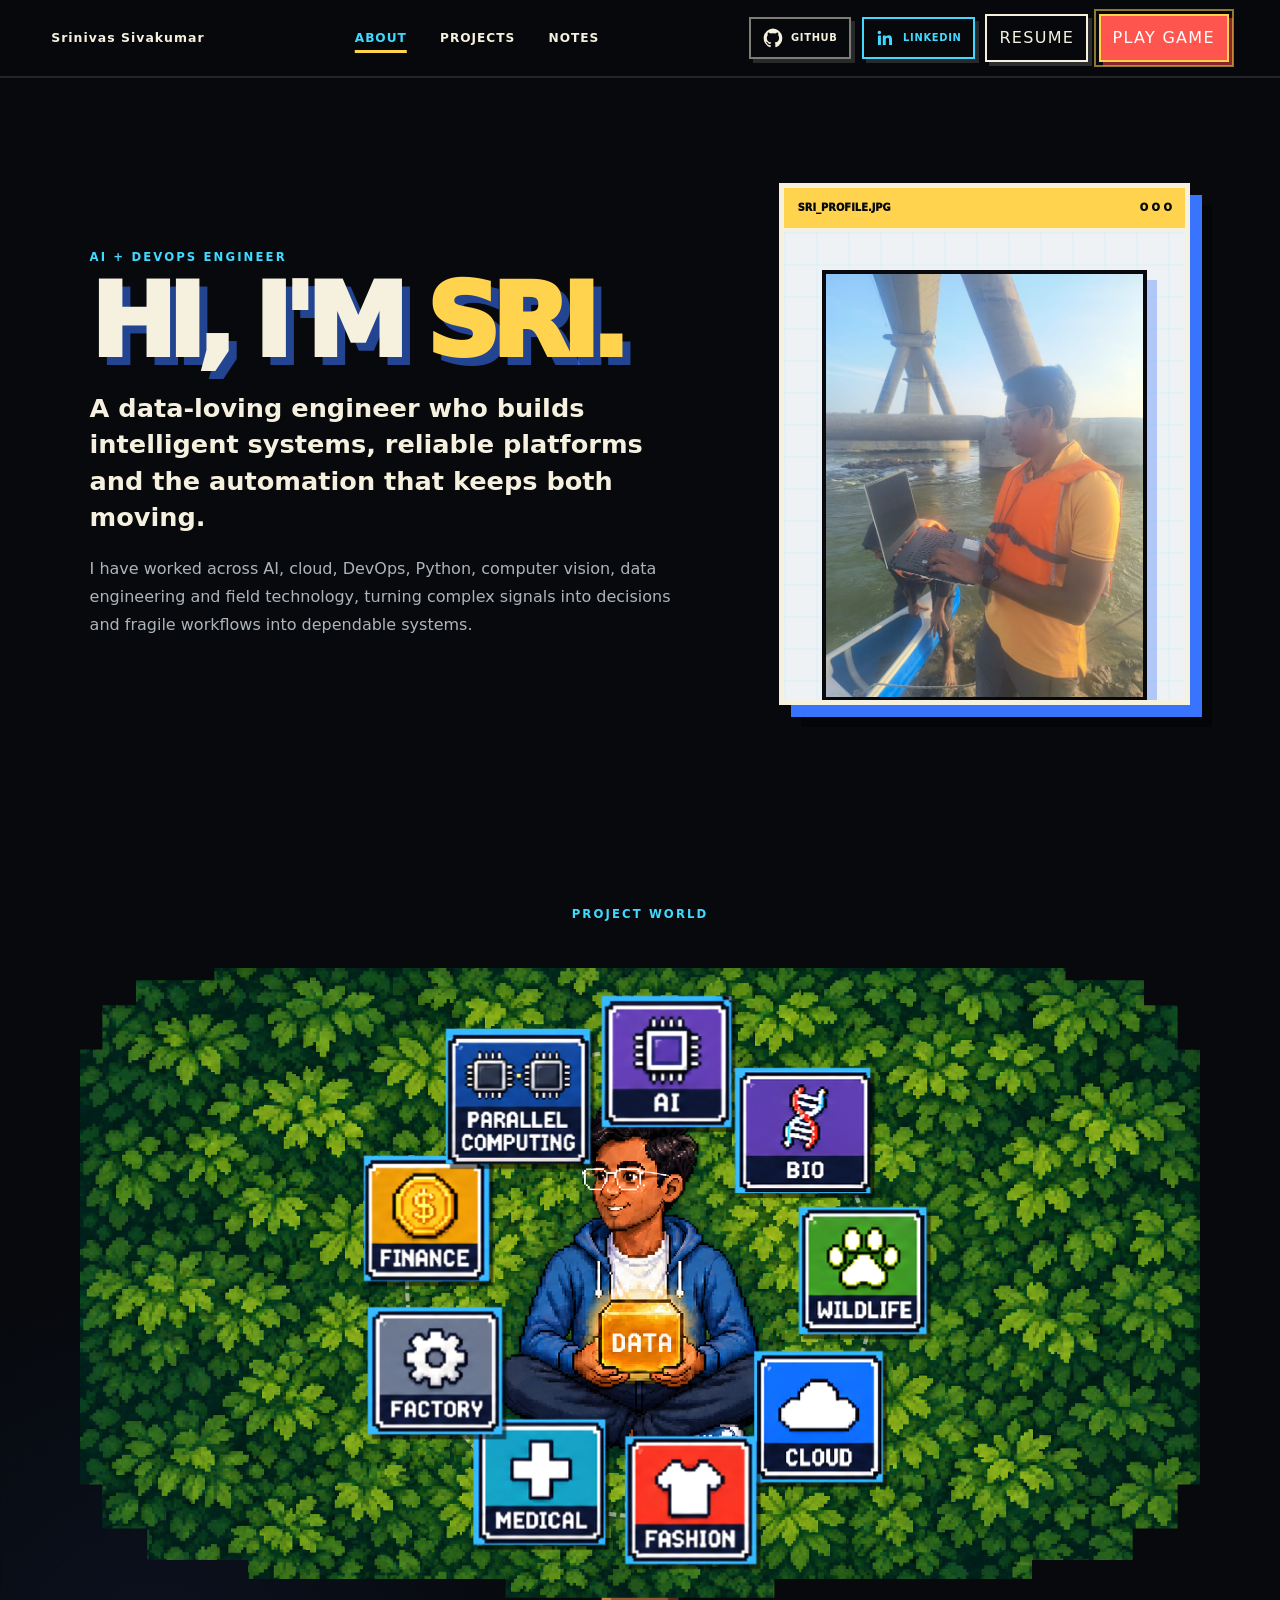
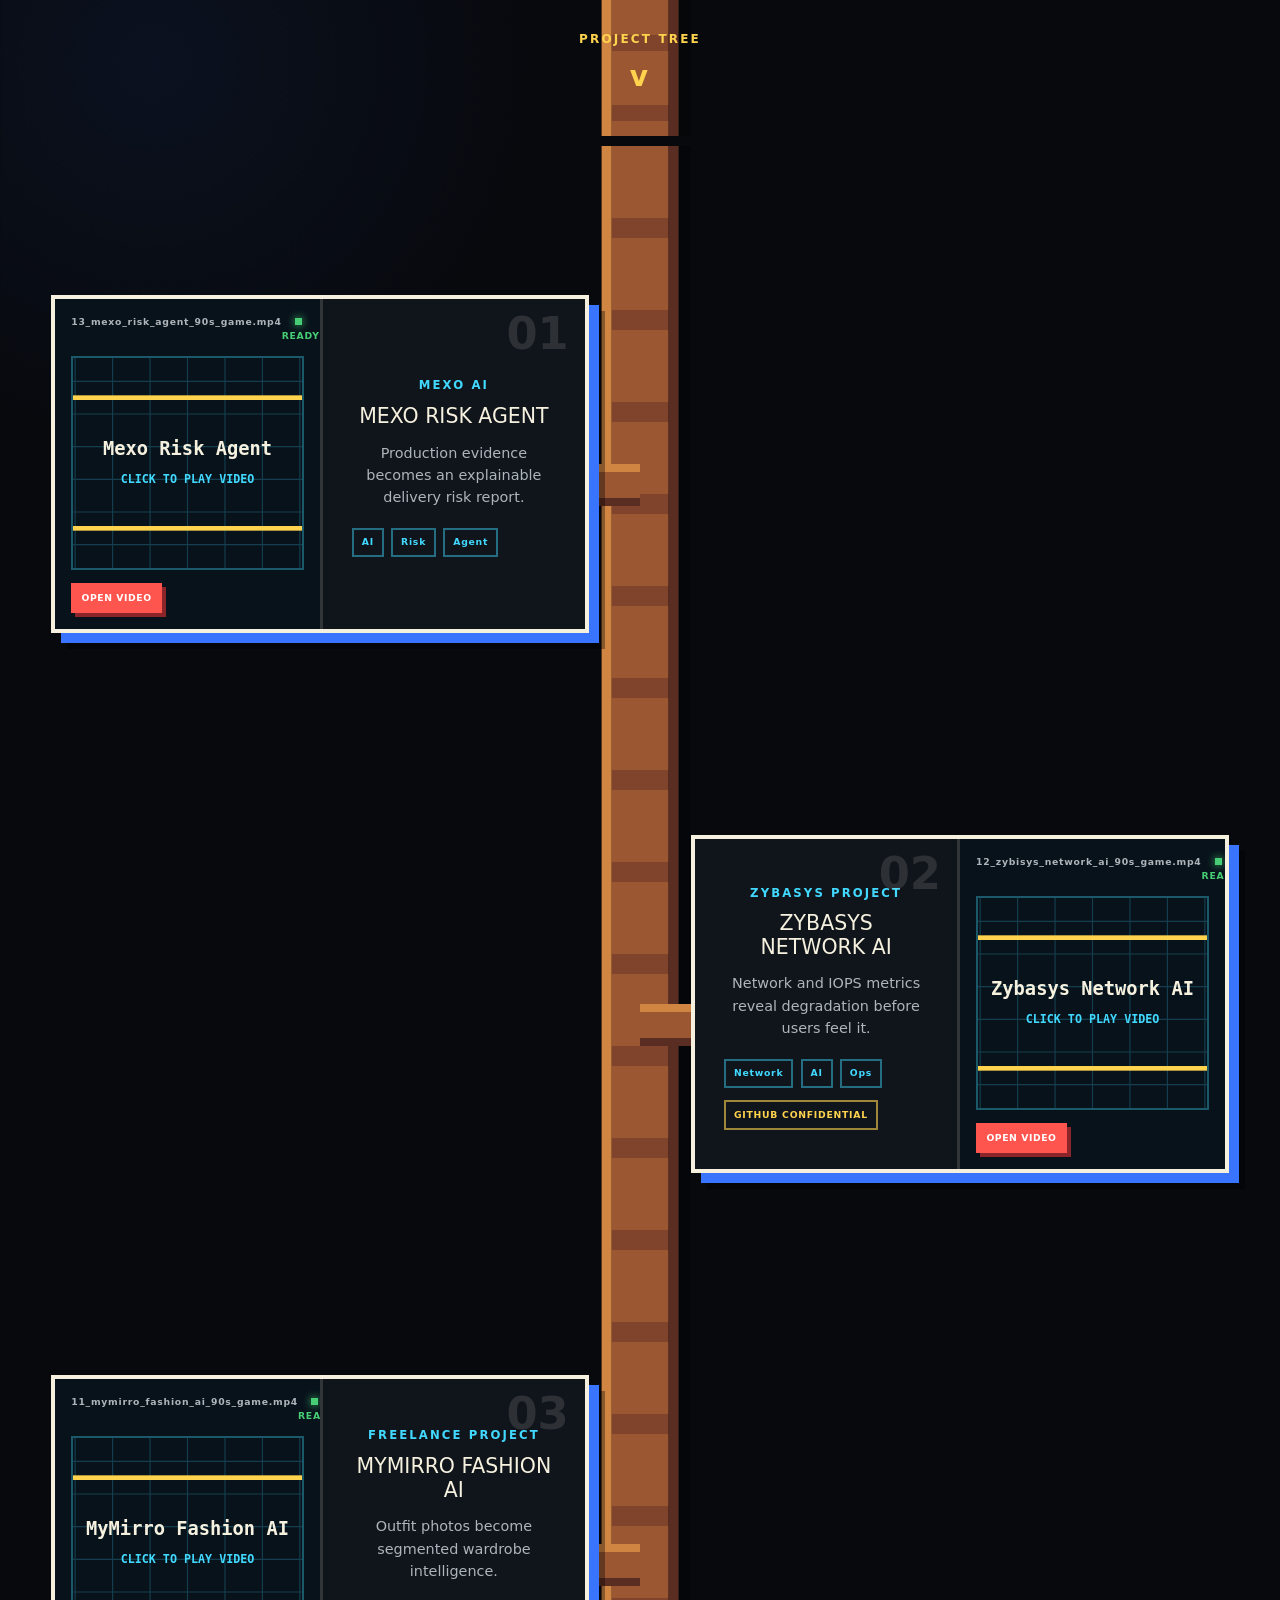
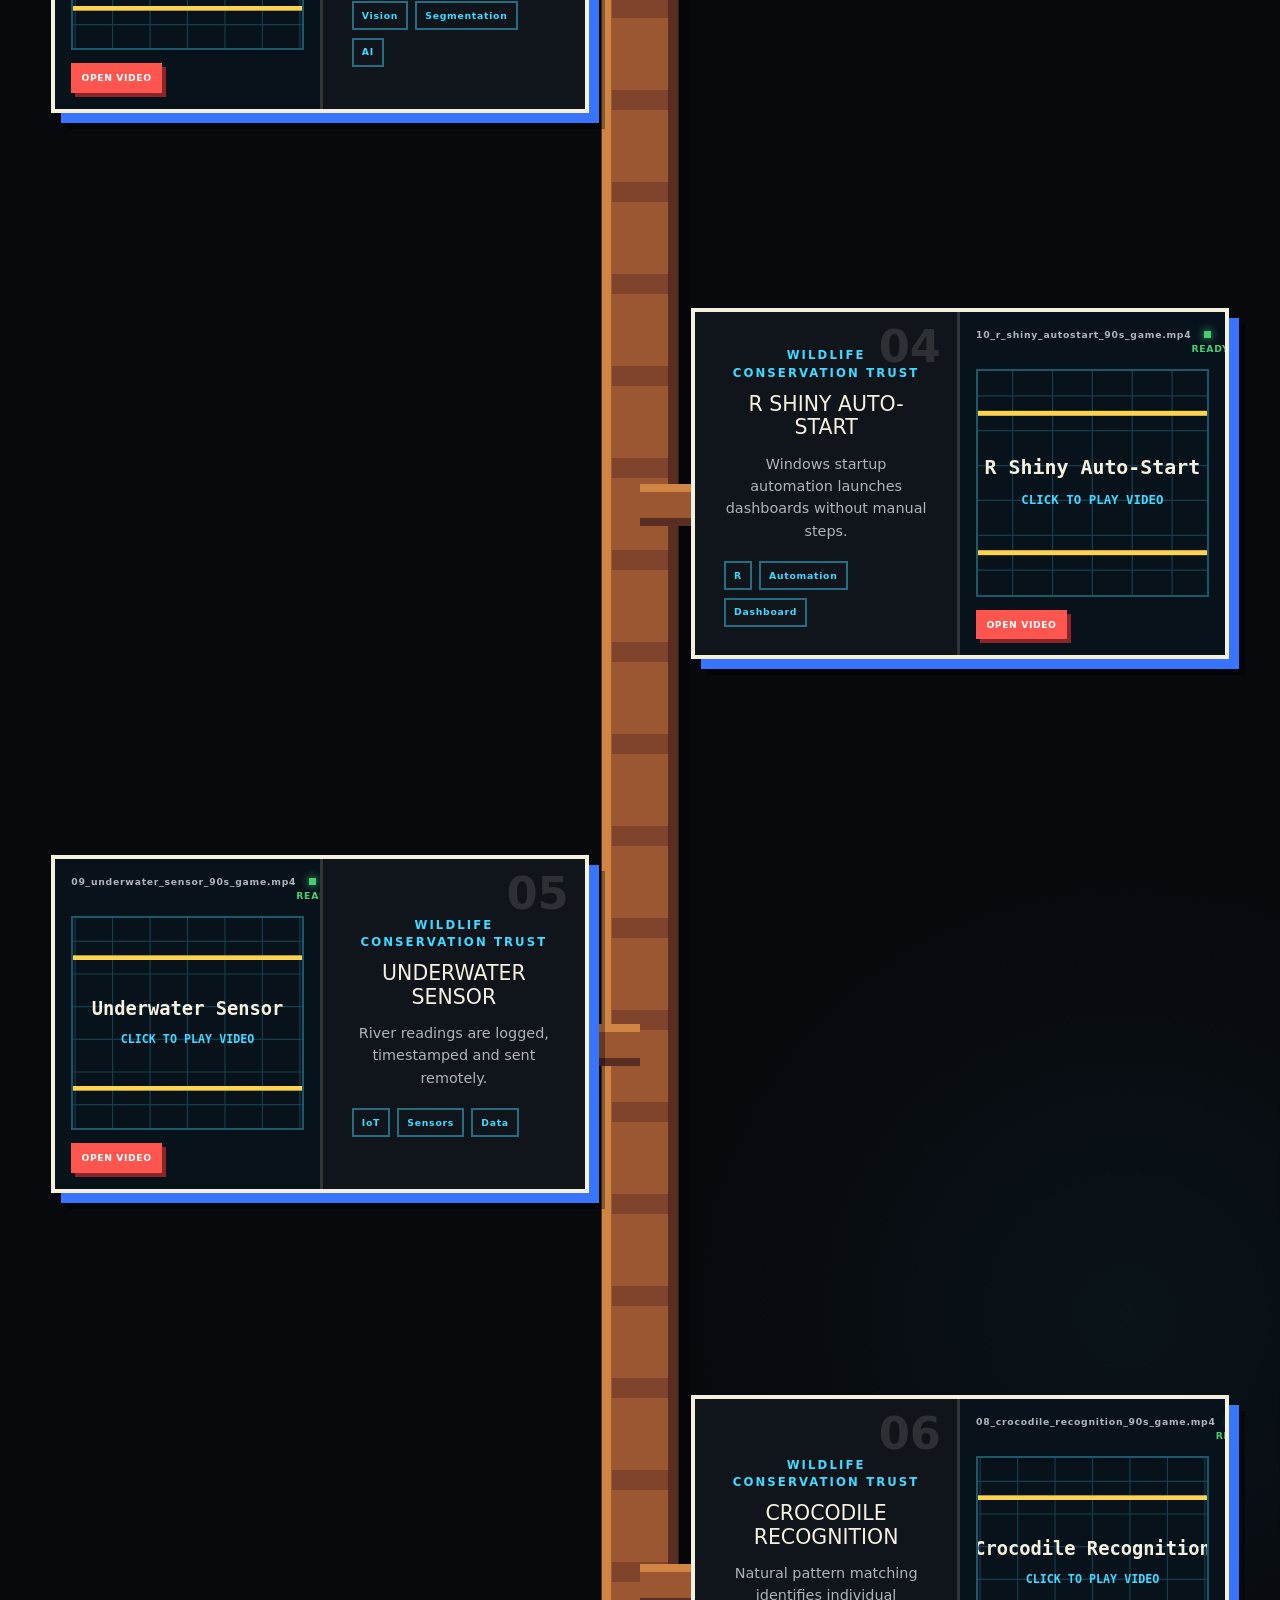
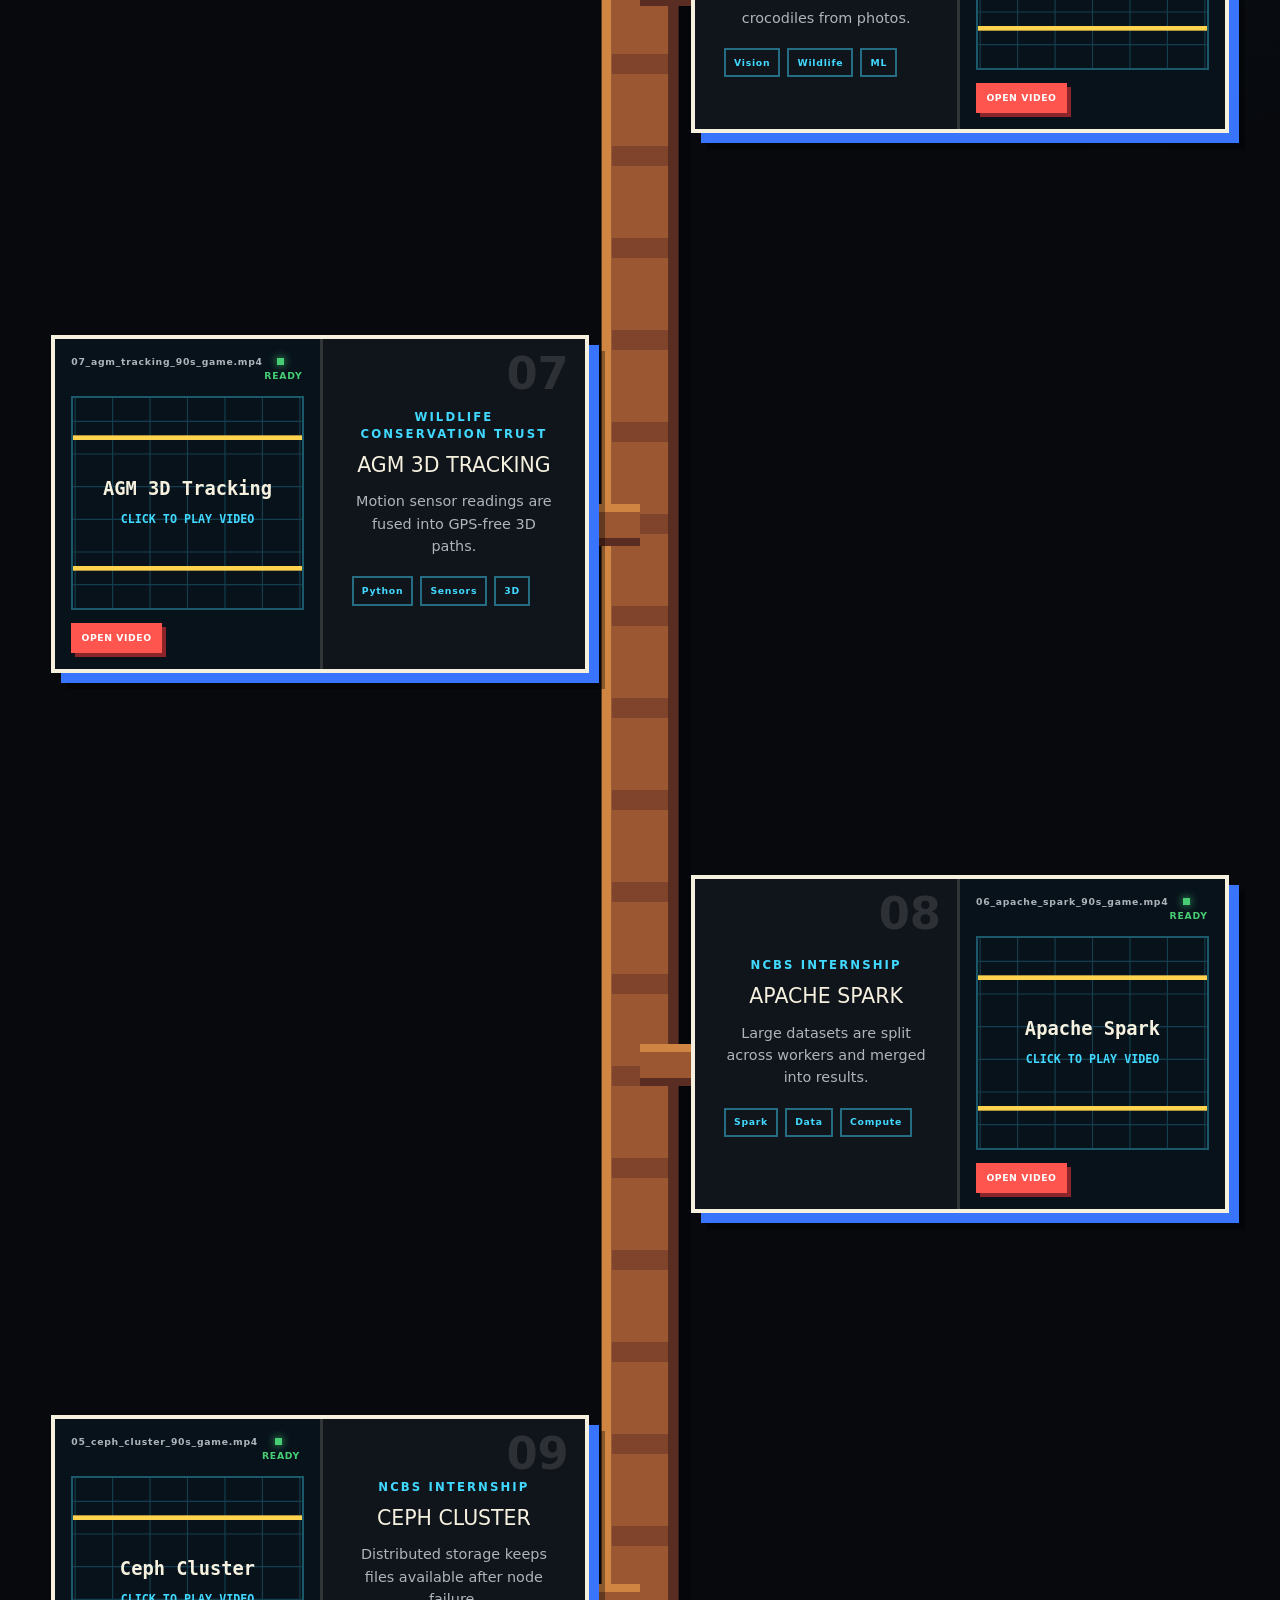
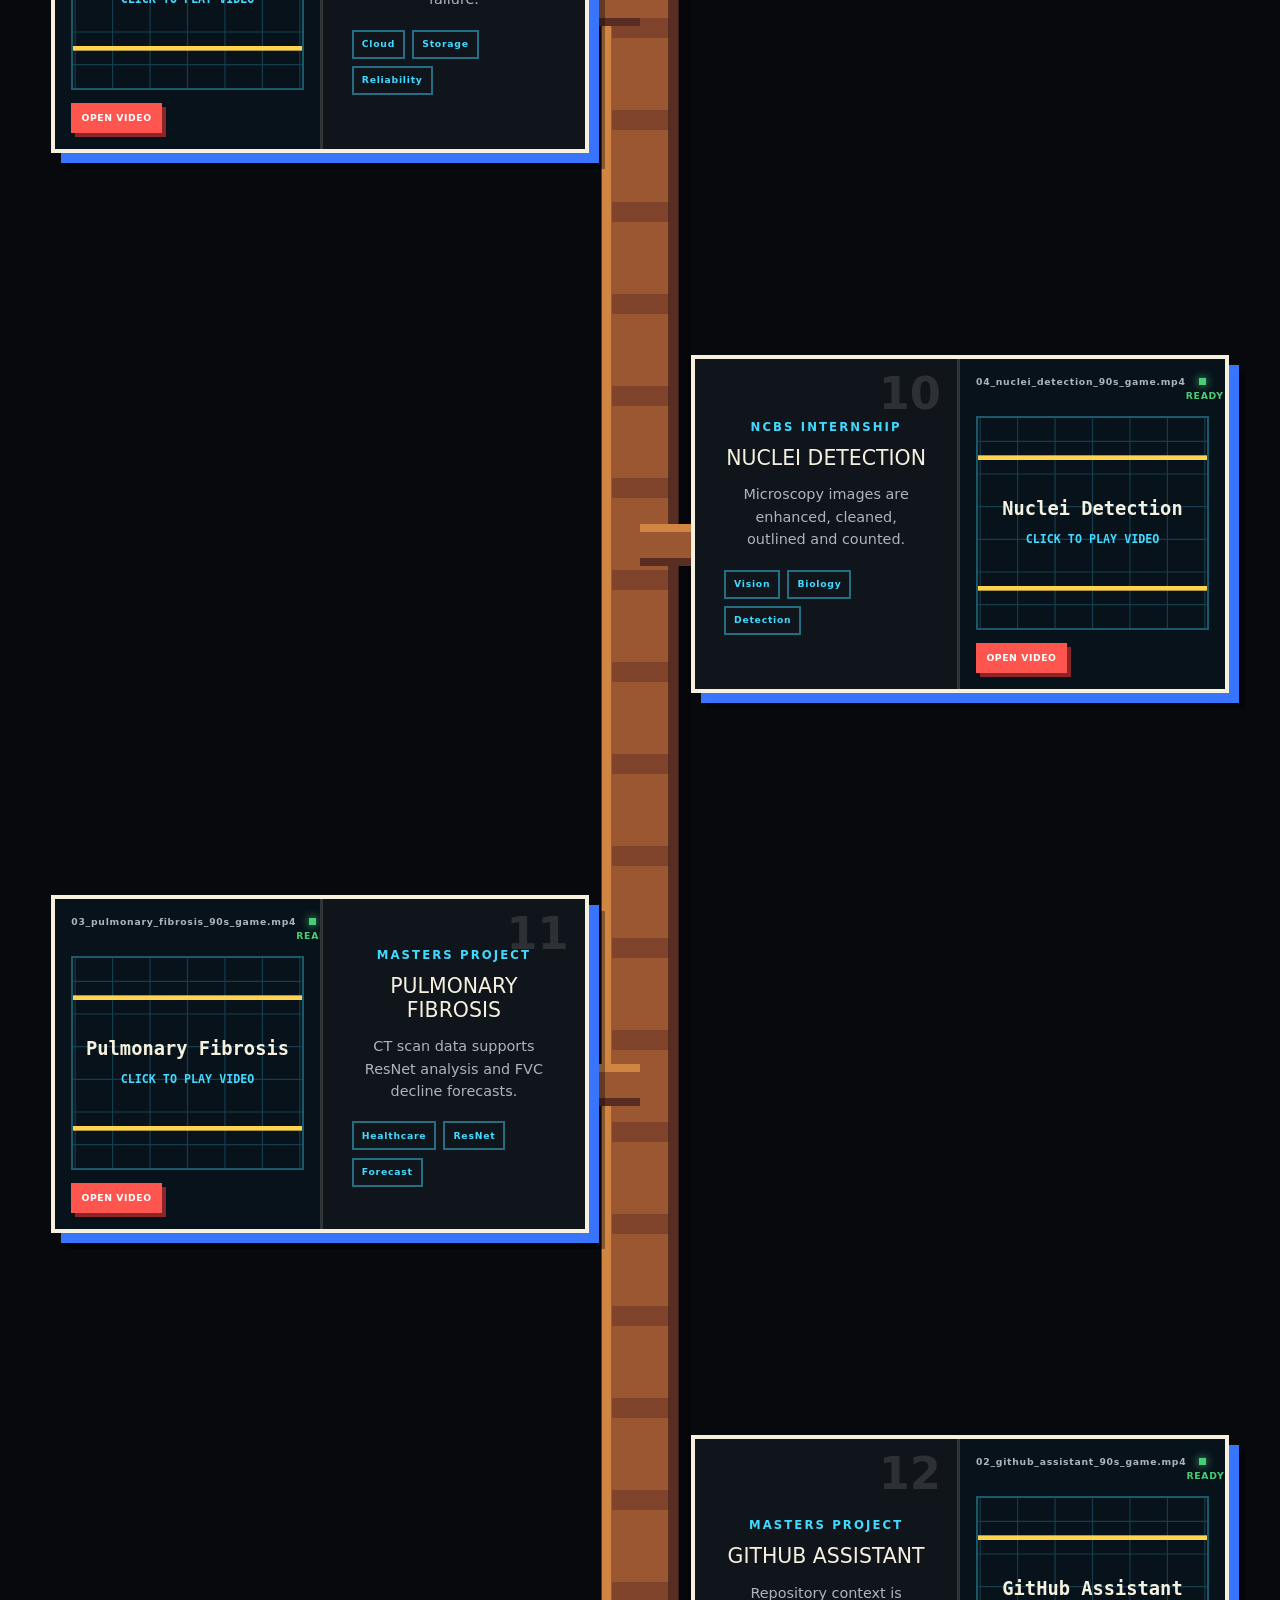
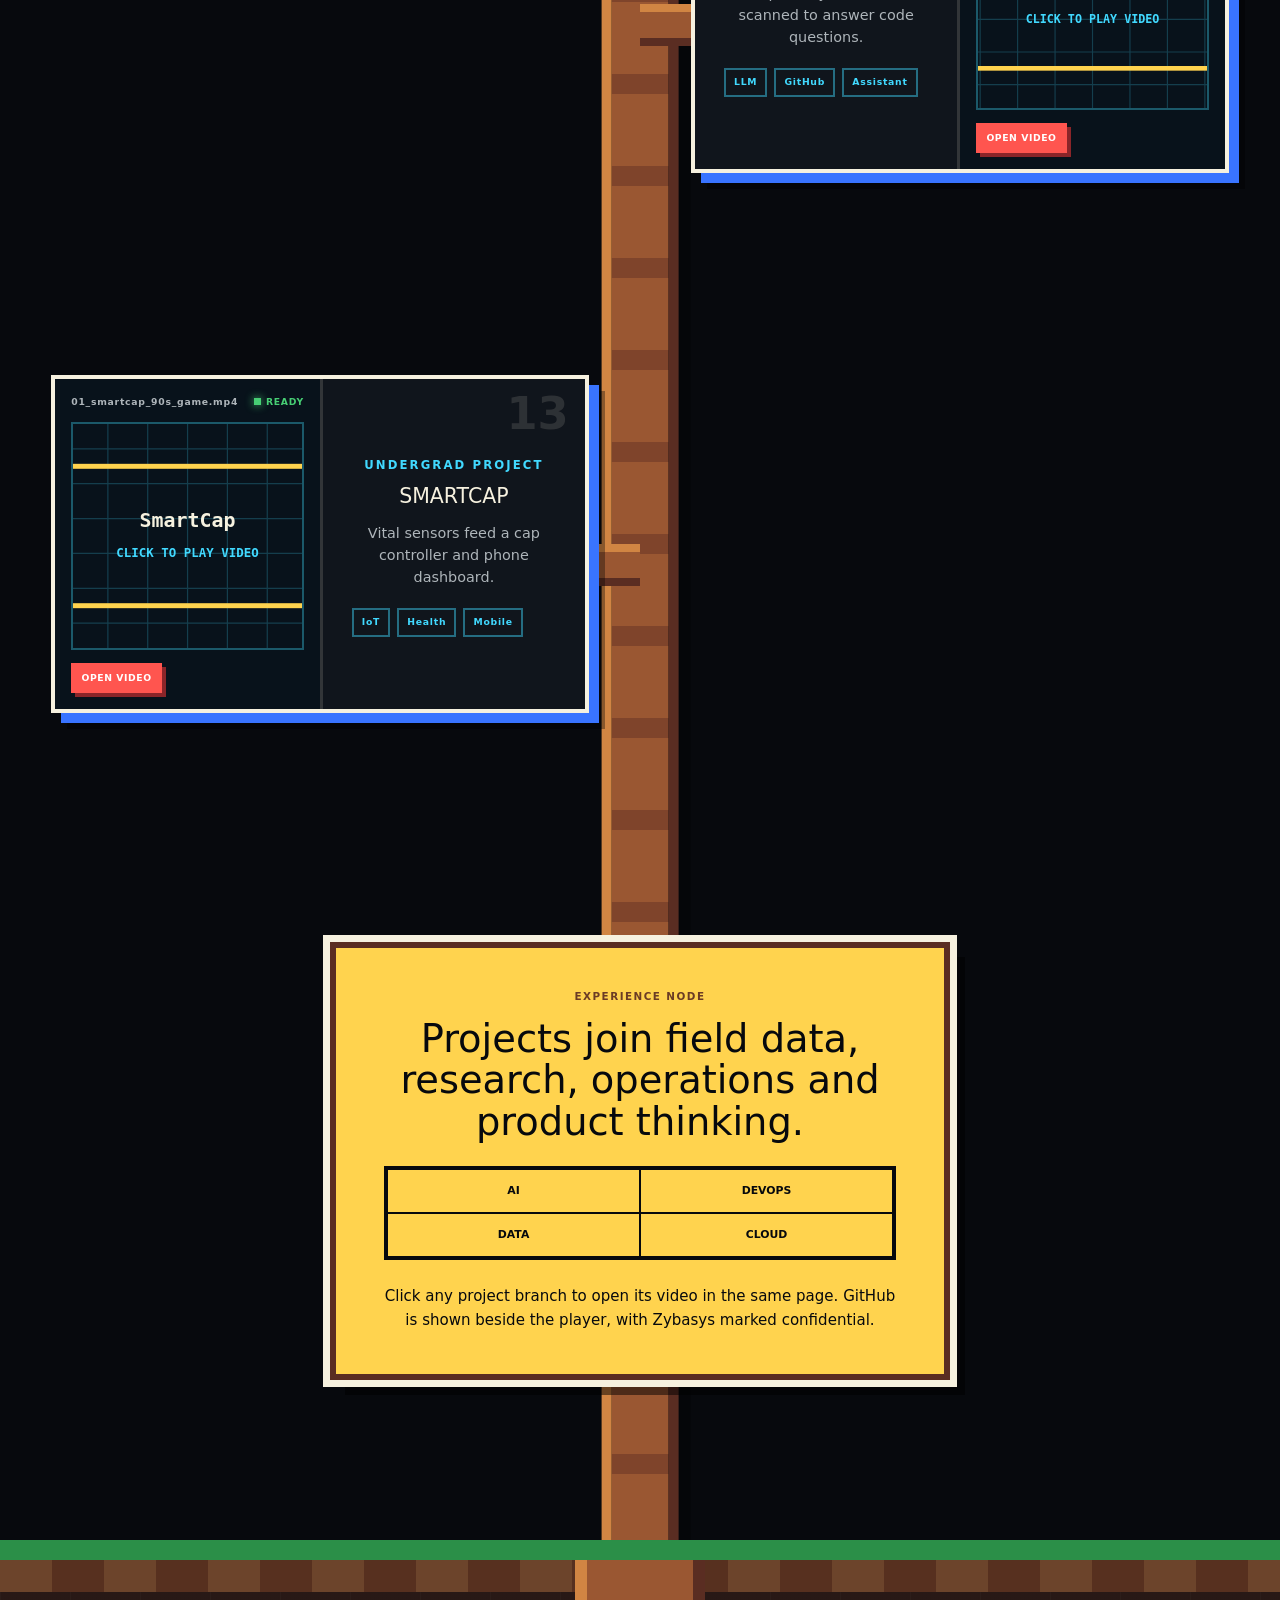
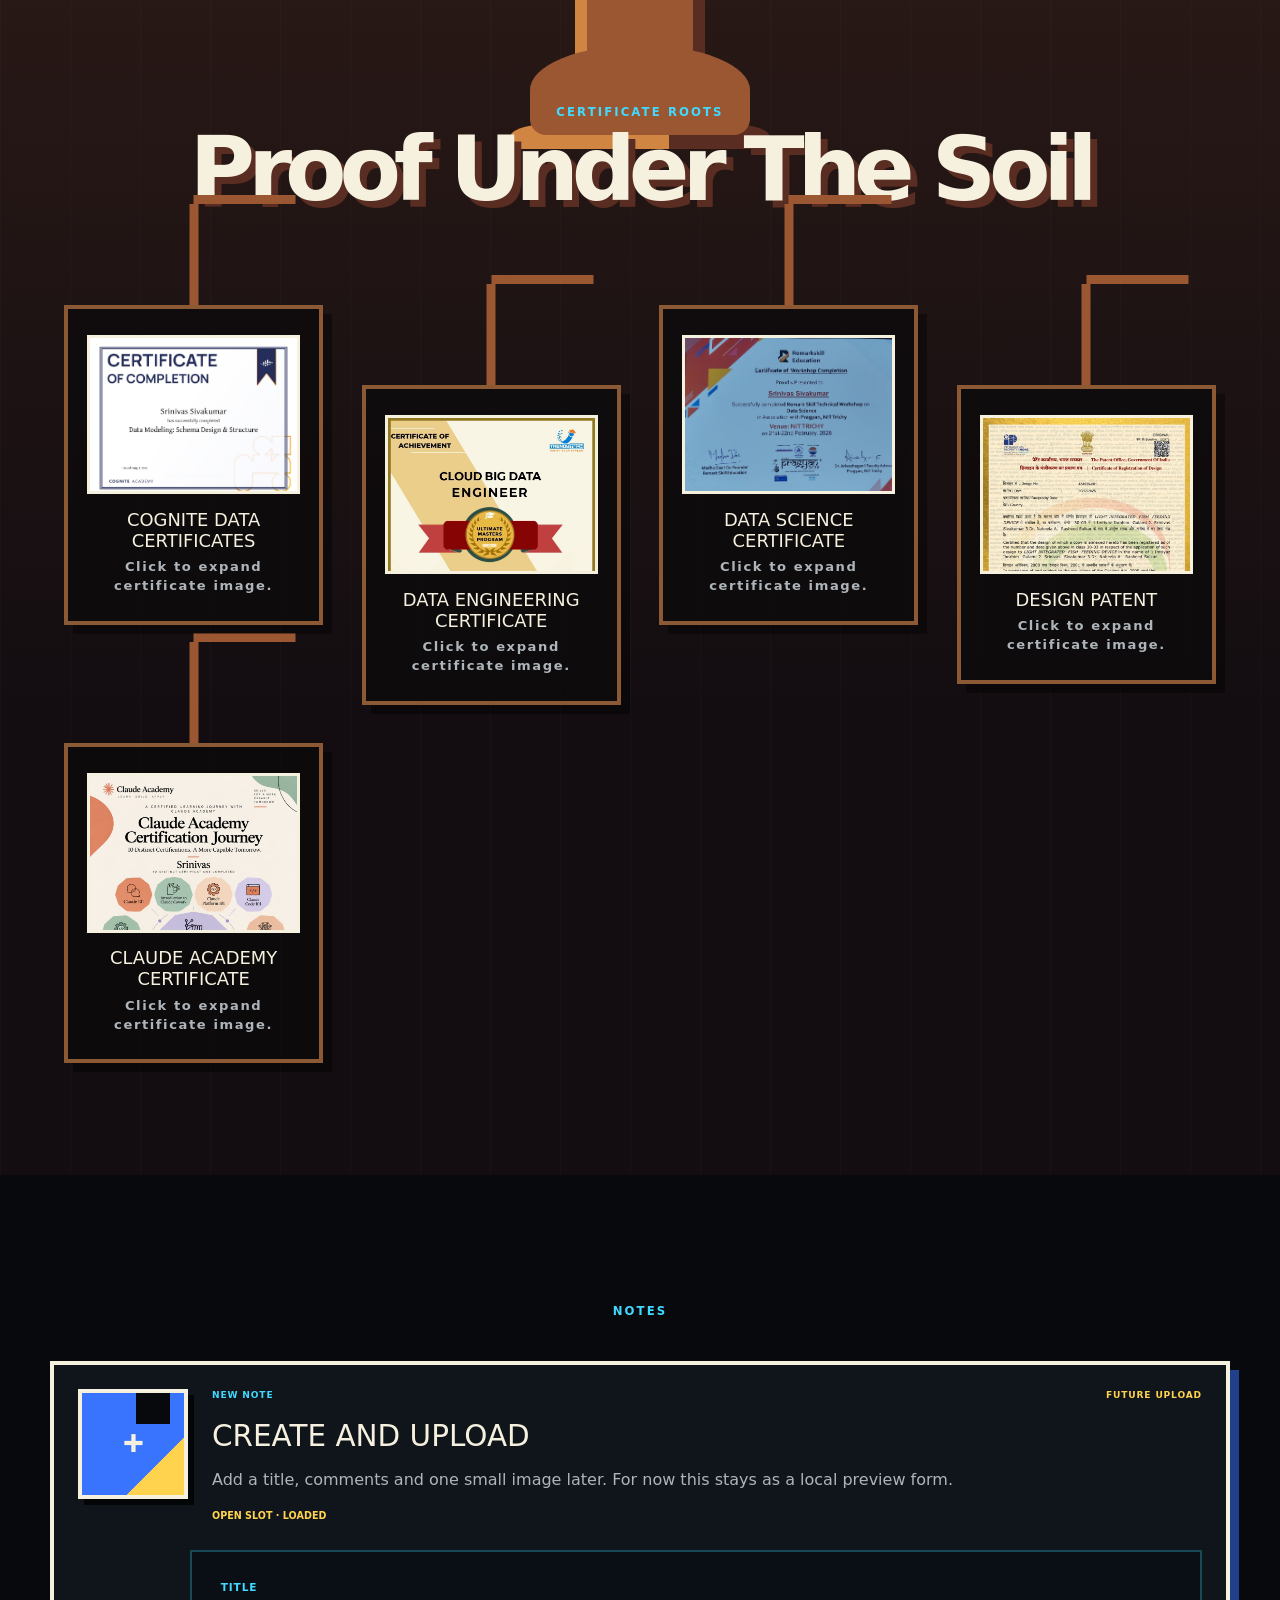
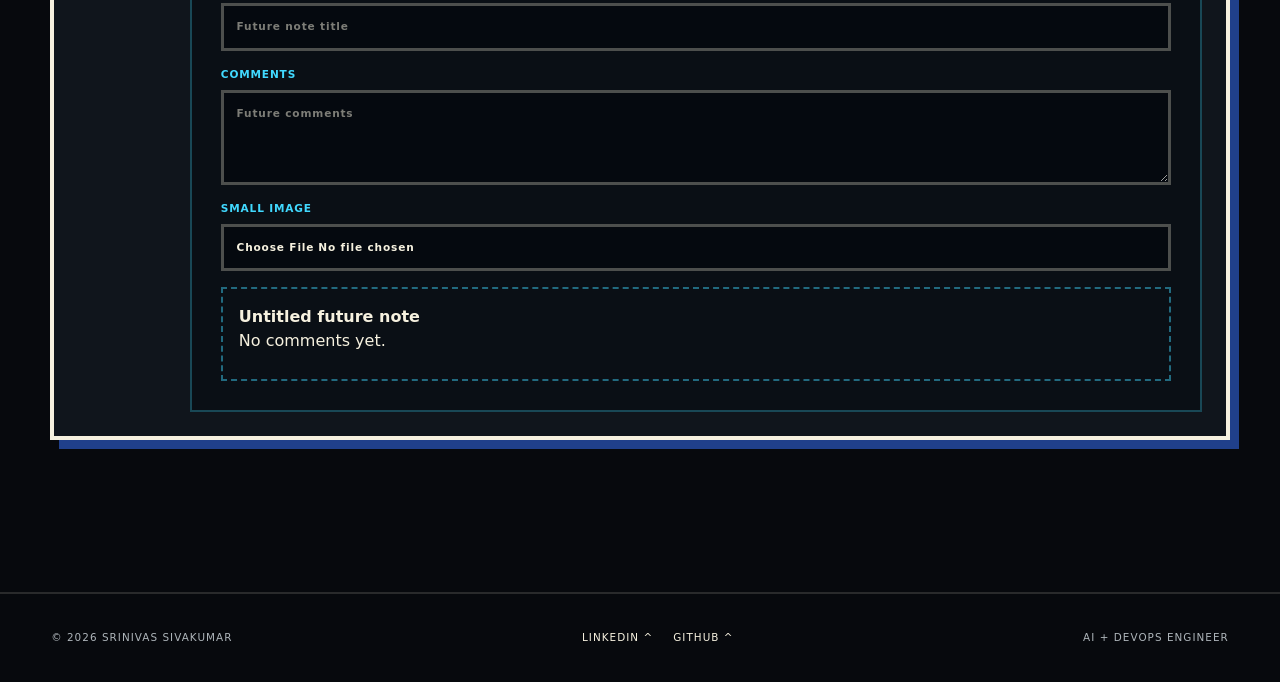
<file: index.html>
<!DOCTYPE html>
<html lang="en">
<head>
  <meta charset="utf-8">
  <meta name="viewport" content="width=device-width, initial-scale=1">
  <title>Srinivas Sivakumar | AI, Data & DevOps Engineer</title>
  <meta name="description" content="Portfolio of Srinivas Sivakumar, an AI, data and DevOps engineer building intelligent applications, automation workflows and reliable cloud systems.">
  <meta property="og:title" content="Srinivas Sivakumar | AI, Data & DevOps Engineer">
  <meta property="og:description" content="AI, data and DevOps portfolio featuring intelligent applications, automation workflows, cloud systems and applied engineering projects.">
  <meta property="og:type" content="website">
  <meta property="og:url" content="https://srinivassivakumar.github.io/">
  <meta property="og:image" content="https://srinivassivakumar.github.io/srimage.jpg">
  <meta name="twitter:card" content="summary_large_image">
  <meta name="twitter:title" content="Srinivas Sivakumar | AI, Data & DevOps Engineer">
  <meta name="twitter:description" content="AI, data and DevOps portfolio featuring intelligent applications, automation workflows, cloud systems and applied engineering projects.">
  <meta name="twitter:image" content="https://srinivassivakumar.github.io/srimage.jpg">
  <link rel="stylesheet" href="index-Bgo71Hl6.css">
  <link rel="stylesheet" href="portfolio-overrides.css?v=20260811-game-bounce">
</head>
<body class="antialiased">
  <header class="site-header">
    <a href="#about" class="brand" aria-label="Srinivas Sivakumar portfolio home">Srinivas Sivakumar</a>
    <nav aria-label="Primary navigation">
      <a href="#about" class="active">About</a>
      <a href="#projects">Projects</a>
      <a href="#notes">Notes</a>
    </nav>
    <div class="header-actions">
      <a class="social-link github-link" href="https://github.com/srinivassivakumar" target="_blank" rel="noreferrer" aria-label="Open Sri's GitHub profile">
        <svg aria-hidden="true" viewBox="0 0 24 24"><path fill="currentColor" d="M12 .7A11.5 11.5 0 0 0 8.36 23c.58.1.79-.25.79-.56v-2.02c-3.24.7-3.92-1.38-3.92-1.38-.53-1.35-1.29-1.71-1.29-1.71-1.05-.72.08-.71.08-.71 1.17.08 1.78 1.2 1.78 1.2 1.04 1.78 2.72 1.27 3.38.97.1-.75.4-1.27.74-1.56-2.58-.3-5.3-1.3-5.3-5.68 0-1.26.45-2.28 1.19-3.09-.12-.29-.52-1.47.11-3.05 0 0 .97-.31 3.16 1.18a10.9 10.9 0 0 1 5.76 0C17.03 5.1 18 5.42 18 5.42c.63 1.58.23 2.76.11 3.05.74.81 1.19 1.83 1.19 3.09 0 4.39-2.72 5.38-5.31 5.67.42.36.79 1.07.79 2.16v3.05c0 .31.21.67.8.56A11.5 11.5 0 0 0 12 .7Z"></path></svg>
        <span>GITHUB</span>
      </a>
      <a class="social-link linkedin-link" href="https://www.linkedin.com/in/srinivas-siva/" target="_blank" rel="noreferrer" aria-label="Open Sri's LinkedIn profile">
        <svg aria-hidden="true" viewBox="0 0 24 24"><path fill="currentColor" d="M20.45 20.45h-3.56v-5.57c0-1.33-.03-3.04-1.85-3.04-1.85 0-2.14 1.45-2.14 2.94v5.67H9.34V8.98h3.42v1.57h.05c.47-.9 1.64-1.85 3.37-1.85 3.61 0 4.27 2.37 4.27 5.46v6.29ZM5.32 7.41a2.07 2.07 0 1 1 0-4.13 2.07 2.07 0 0 1 0 4.13Zm1.78 13.04H3.54V8.98H7.1v11.47Z"></path></svg>
        <span>LINKEDIN</span>
      </a>
      <button class="header-button" type="button" data-open-resume>RESUME</button>
      <button class="header-button game-button" type="button" data-open-game>PLAY GAME</button>
    </div>
  </header>

  <main id="top">
    <section id="about" class="about-page page-section" aria-labelledby="about-title">
      <div class="about-hero">
        <div class="about-copy">
          <p class="eyebrow">AI + DEVOPS ENGINEER</p>
          <h1 id="about-title">Hi, I'm <span>Sri.</span></h1>
          <p class="about-lead">A data-loving engineer who builds intelligent systems, reliable platforms and the automation that keeps both moving.</p>
          <p class="about-detail">I have worked across AI, cloud, DevOps, Python, computer vision, data engineering and field technology, turning complex signals into decisions and fragile workflows into dependable systems.</p>
        </div>
        <div class="about-portrait" aria-label="Portrait of Sri">
          <div class="portrait-window">
            <div class="window-bar"><span>SRI_PROFILE.JPG</span><span>O O O</span></div>
            <div class="portrait-scene real-photo-scene">
              <img src="srimage.jpg" alt="Srinivas Sivakumar working on a laptop" class="real-portrait">
            </div>
          </div>
        </div>
      </div>

    </section>

    <section id="projects" class="project-page page-section" aria-label="Projects">
      <section class="project-hero">
        <p class="eyebrow">PROJECT WORLD</p>
        <div class="domain-canopy" aria-label="Sri at the center of project domains in a pixel-art tree canopy">
          <img src="domain-tree-canopy-v3.png" alt="Sri holding data at the center of an animated domain orbit" class="domain-canopy-art">
          <div class="domain-orbit" aria-hidden="true">
            <div class="orbit-track"></div>
            <div class="orbit-wheel" id="domainWheel"></div>
          </div>
          <ol class="domain-accessible-list" id="domainList"></ol>
          <span class="canopy-trunk-bridge" aria-hidden="true"></span>
        </div>
        <a href="#project-tree" class="scroll-cue">
          PROJECT TREE
          <span class="scroll-arrow">v</span>
        </a>
      </section>

      <section id="project-tree" class="journey" aria-label="Project tree from recent to oldest">
        <div id="projectRows"></div>
        <article class="experience-node">
          <p>EXPERIENCE NODE</p>
          <h2>Projects join field data, research, operations and product thinking.</h2>
          <div class="experience-grid">
            <span>AI</span>
            <span>DEVOPS</span>
            <span>DATA</span>
            <span>CLOUD</span>
          </div>
          <p class="experience-copy">Click any project branch to open its video in the same page. GitHub is shown beside the player, with Zybasys marked confidential.</p>
        </article>
      </section>

      <section class="underground" aria-labelledby="cert-title">
        <div class="ground-line"></div>
        <div class="root-hub"></div>
        <p class="eyebrow">CERTIFICATE ROOTS</p>
        <h2 id="cert-title">Proof Under The Soil</h2>
        <div class="roots-grid" id="certificateRoots"></div>
      </section>
    </section>

    <section id="notes" class="notes-page page-section" aria-label="Notes">
      <section class="notes-hero">
        <p class="eyebrow">NOTES</p>
      </section>
      <section class="save-slots" aria-label="Create a future note">
        <details class="note-card" open>
          <summary>
            <span class="save-icon"><span>+</span></span>
            <span class="note-summary">
              <span class="note-meta"><span>NEW NOTE</span><span>FUTURE UPLOAD</span></span>
              <h2>Create and Upload</h2>
              <p>Add a title, comments and one small image later. For now this stays as a local preview form.</p>
              <span class="open-note">OPEN SLOT</span>
            </span>
          </summary>
          <div class="note-body note-form">
            <label>
              Title
              <input id="noteTitle" type="text" placeholder="Future note title">
            </label>
            <label>
              Comments
              <textarea id="noteComments" rows="4" placeholder="Future comments"></textarea>
            </label>
            <label>
              Small Image
              <input id="noteImage" type="file" accept="image/*">
            </label>
            <div class="note-preview" id="notePreview" aria-live="polite"></div>
          </div>
        </details>
      </section>
    </section>
  </main>

  <footer>
    <span>© 2026 SRINIVAS SIVAKUMAR</span>
    <div class="footer-links">
      <a href="https://www.linkedin.com/in/srinivas-siva/" target="_blank" rel="noreferrer">LINKEDIN ^</a>
      <a href="https://github.com/srinivassivakumar" target="_blank" rel="noreferrer">GITHUB ^</a>
    </div>
    <span>AI + DEVOPS ENGINEER</span>
  </footer>

  <div class="modal-overlay" id="resumeModal" role="dialog" aria-modal="true" aria-labelledby="resumeModalTitle" hidden>
    <div class="media-modal resume-modal">
      <div class="modal-titlebar">
        <div><span>PDF VIEWER</span><strong id="resumeModalTitle">SrinivasSivakumar_Resume.pdf</strong></div>
        <div class="modal-actions">
          <a class="modal-download" href="SrinivasSivakumar_Resume.pdf" download>DOWNLOAD PDF</a>
          <button type="button" data-close-modal aria-label="Close resume">x</button>
        </div>
      </div>
      <object data="SrinivasSivakumar_Resume.pdf" type="application/pdf">
        <p>Your browser cannot preview the PDF here. Use the download button above.</p>
      </object>
      <div class="resume-mobile-prompt">
        <strong>Resume PDF</strong>
        <p>Mobile browsers often block embedded PDF previews. Open or download the resume directly.</p>
        <a class="modal-download" href="SrinivasSivakumar_Resume.pdf" target="_blank" rel="noreferrer">OPEN PDF</a>
      </div>
    </div>
  </div>

  <div class="modal-overlay" id="projectModal" role="dialog" aria-modal="true" aria-labelledby="projectModalTitle" hidden>
    <div class="media-modal project-video-modal">
      <div class="modal-titlebar">
        <div><span>PROJECT VIDEO</span><strong id="projectModalTitle">Project</strong></div>
        <button type="button" data-close-modal aria-label="Close project video">x</button>
      </div>
      <div class="project-modal-body">
        <video id="projectVideo" controls playsinline></video>
        <aside>
          <a id="projectGithub" class="github-badge" target="_blank" rel="noreferrer">
            <svg aria-hidden="true" viewBox="0 0 24 24"><path fill="currentColor" d="M12 .7A11.5 11.5 0 0 0 8.36 23c.58.1.79-.25.79-.56v-2.02c-3.24.7-3.92-1.38-3.92-1.38-.53-1.35-1.29-1.71-1.29-1.71-1.05-.72.08-.71.08-.71 1.17.08 1.78 1.2 1.78 1.2 1.04 1.78 2.72 1.27 3.38.97.1-.75.4-1.27.74-1.56-2.58-.3-5.3-1.3-5.3-5.68 0-1.26.45-2.28 1.19-3.09-.12-.29-.52-1.47.11-3.05 0 0 .97-.31 3.16 1.18a10.9 10.9 0 0 1 5.76 0C17.03 5.1 18 5.42 18 5.42c.63 1.58.23 2.76.11 3.05.74.81 1.19 1.83 1.19 3.09 0 4.39-2.72 5.38-5.31 5.67.42.36.79 1.07.79 2.16v3.05c0 .31.21.67.8.56A11.5 11.5 0 0 0 12 .7Z"></path></svg>
            <span>OPEN GITHUB</span>
          </a>
          <p id="projectConfidential" class="private-note" hidden>CONFIDENTIAL</p>
          <p id="projectMeta"></p>
        </aside>
      </div>
    </div>
  </div>

  <div class="modal-overlay" id="certificateModal" role="dialog" aria-modal="true" aria-labelledby="certificateModalTitle" hidden>
    <div class="media-modal certificate-modal">
      <div class="modal-titlebar">
        <div><span>CERTIFICATE</span><strong id="certificateModalTitle">Certificate</strong></div>
        <button type="button" data-close-modal aria-label="Close certificate">x</button>
      </div>
      <img id="certificateImage" alt="">
      <a id="certificateLink" class="modal-download" target="_blank" rel="noreferrer">OPEN LINKEDIN POST</a>
    </div>
  </div>

  <div class="game-overlay transparent-game" id="gameOverlay" role="dialog" aria-modal="true" aria-labelledby="gameTitle" hidden>
    <div class="game-shell">
      <div class="game-titlebar">
        <div><span>TECH BREAKER</span><strong id="gameTitle">QUESTION ARKANOID</strong></div>
        <button type="button" data-close-game aria-label="Close game">x</button>
      </div>
      <div class="game-hud" aria-live="polite">
        <span>SCORE <strong id="gameScore">0</strong></span>
        <span>QUESTION <strong id="gameRound">01</strong></span>
        <span>PADDLE <strong id="gamePaddle">100%</strong></span>
        <span>SPEED <strong id="gameSpeed">1.0x</strong></span>
      </div>
      <div class="game-question-bar">
        <span id="questionTopic">AI</span>
        <strong id="questionText">Break a brick to release two answer drops.</strong>
      </div>
      <div class="game-stage">
        <canvas id="gameCanvas" width="820" height="470" aria-label="Arkanoid answer-catching game board"></canvas>
        <div class="game-panel intro-panel" id="gameIntro">
          <p class="eyebrow">READY?</p>
          <h2>BREAK BRICK.<br>CATCH ANSWER.</h2>
          <p>Break a brick, keep the ball alive, and catch the correct falling answer. Right answers rebuild the paddle; wrong answers make it smaller.</p>
          <button type="button" id="startGame">START GAME</button>
          <span>LEFT / RIGHT / MOUSE / TOUCH</span>
        </div>
      </div>
      <p class="game-help">Questions and answer positions are shuffled. Every broken brick adds a small speed increase. Escape closes the game.</p>
    </div>
  </div>

  <script src="portfolio-actions.js"></script>
</body>
</html>
</file>
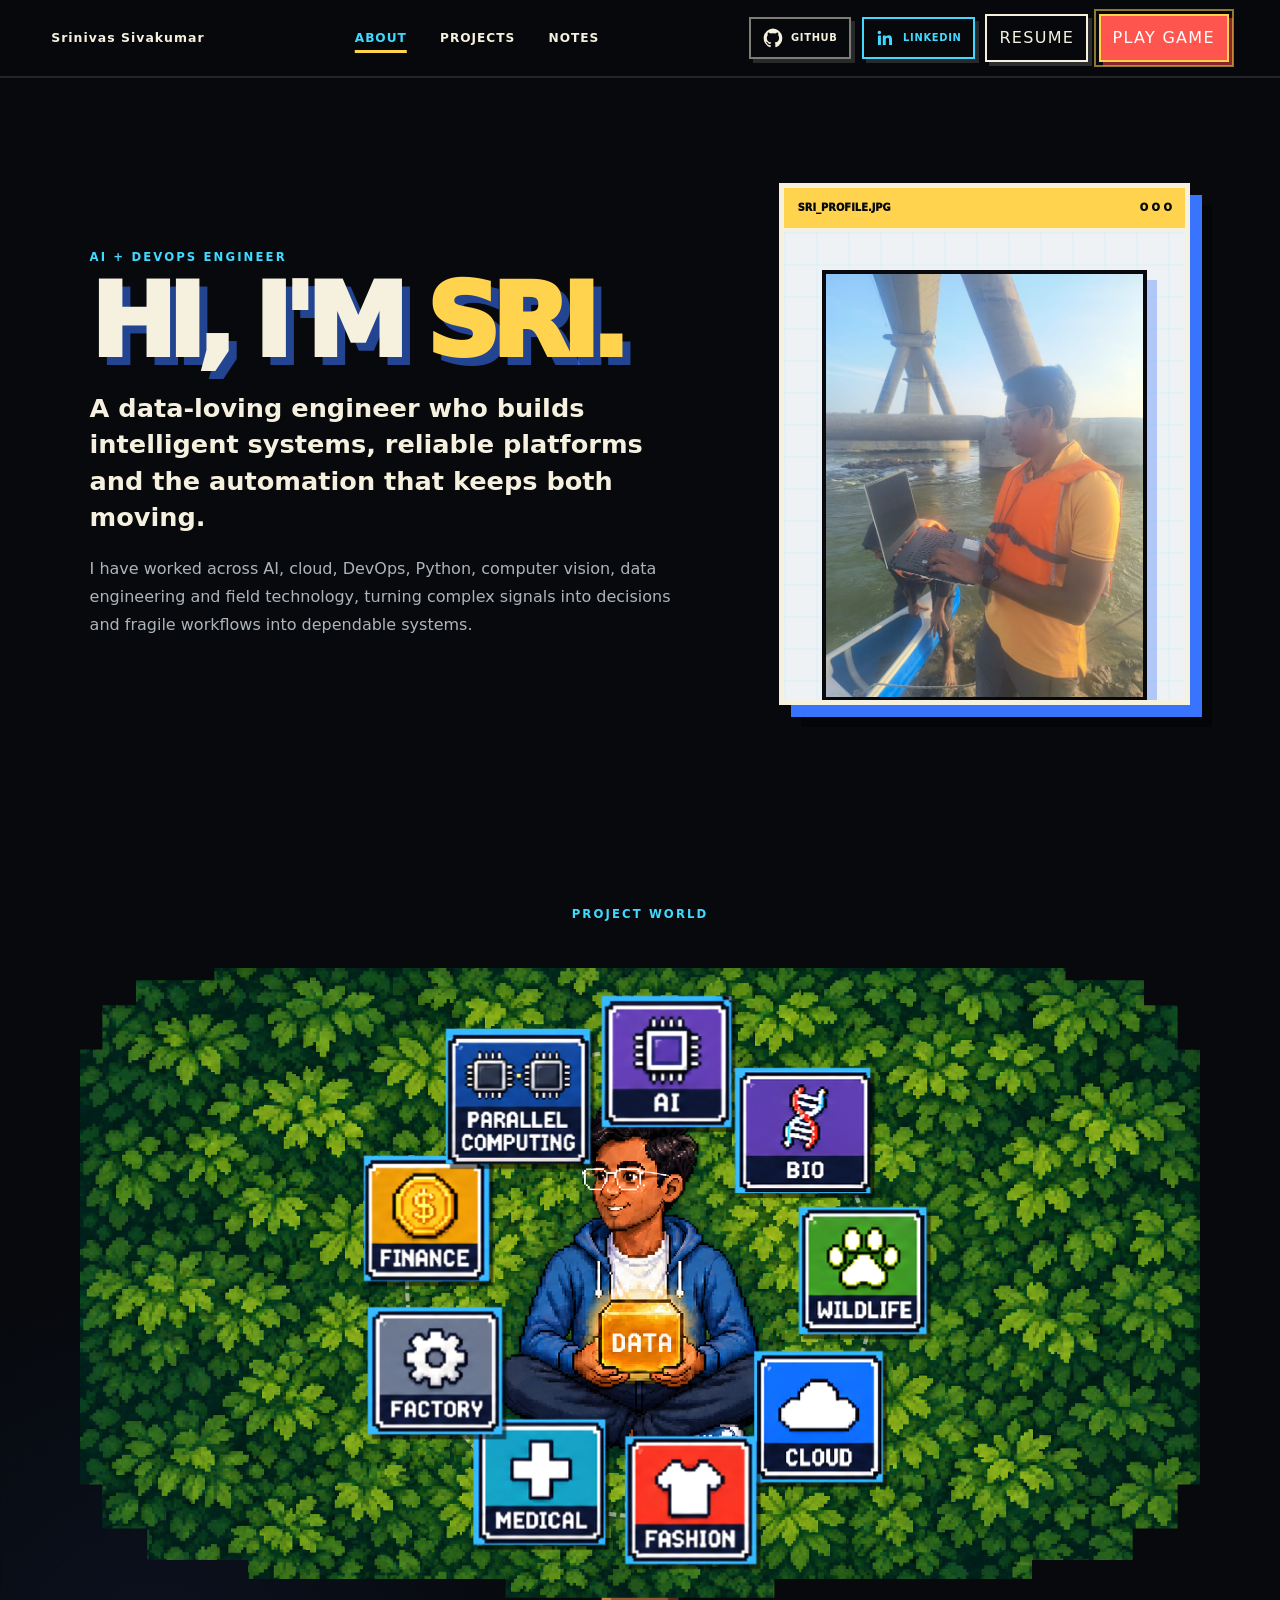
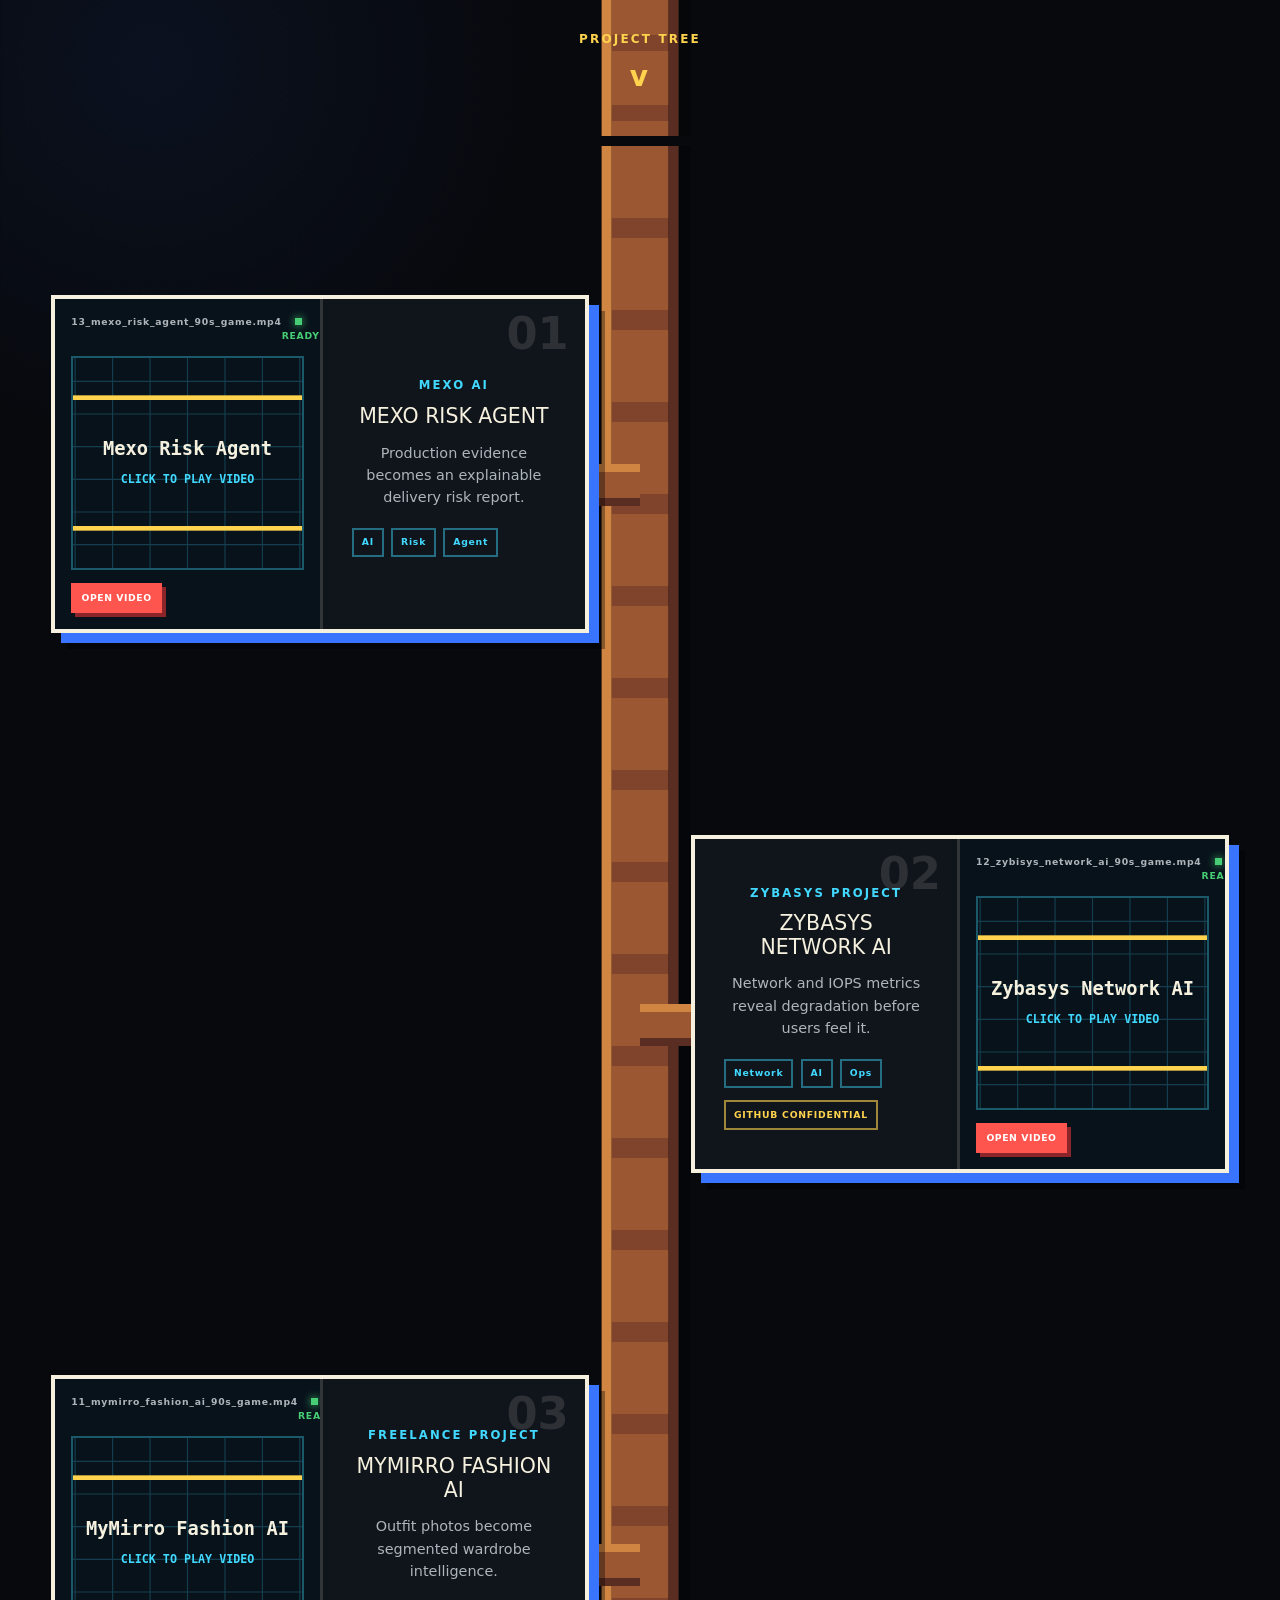
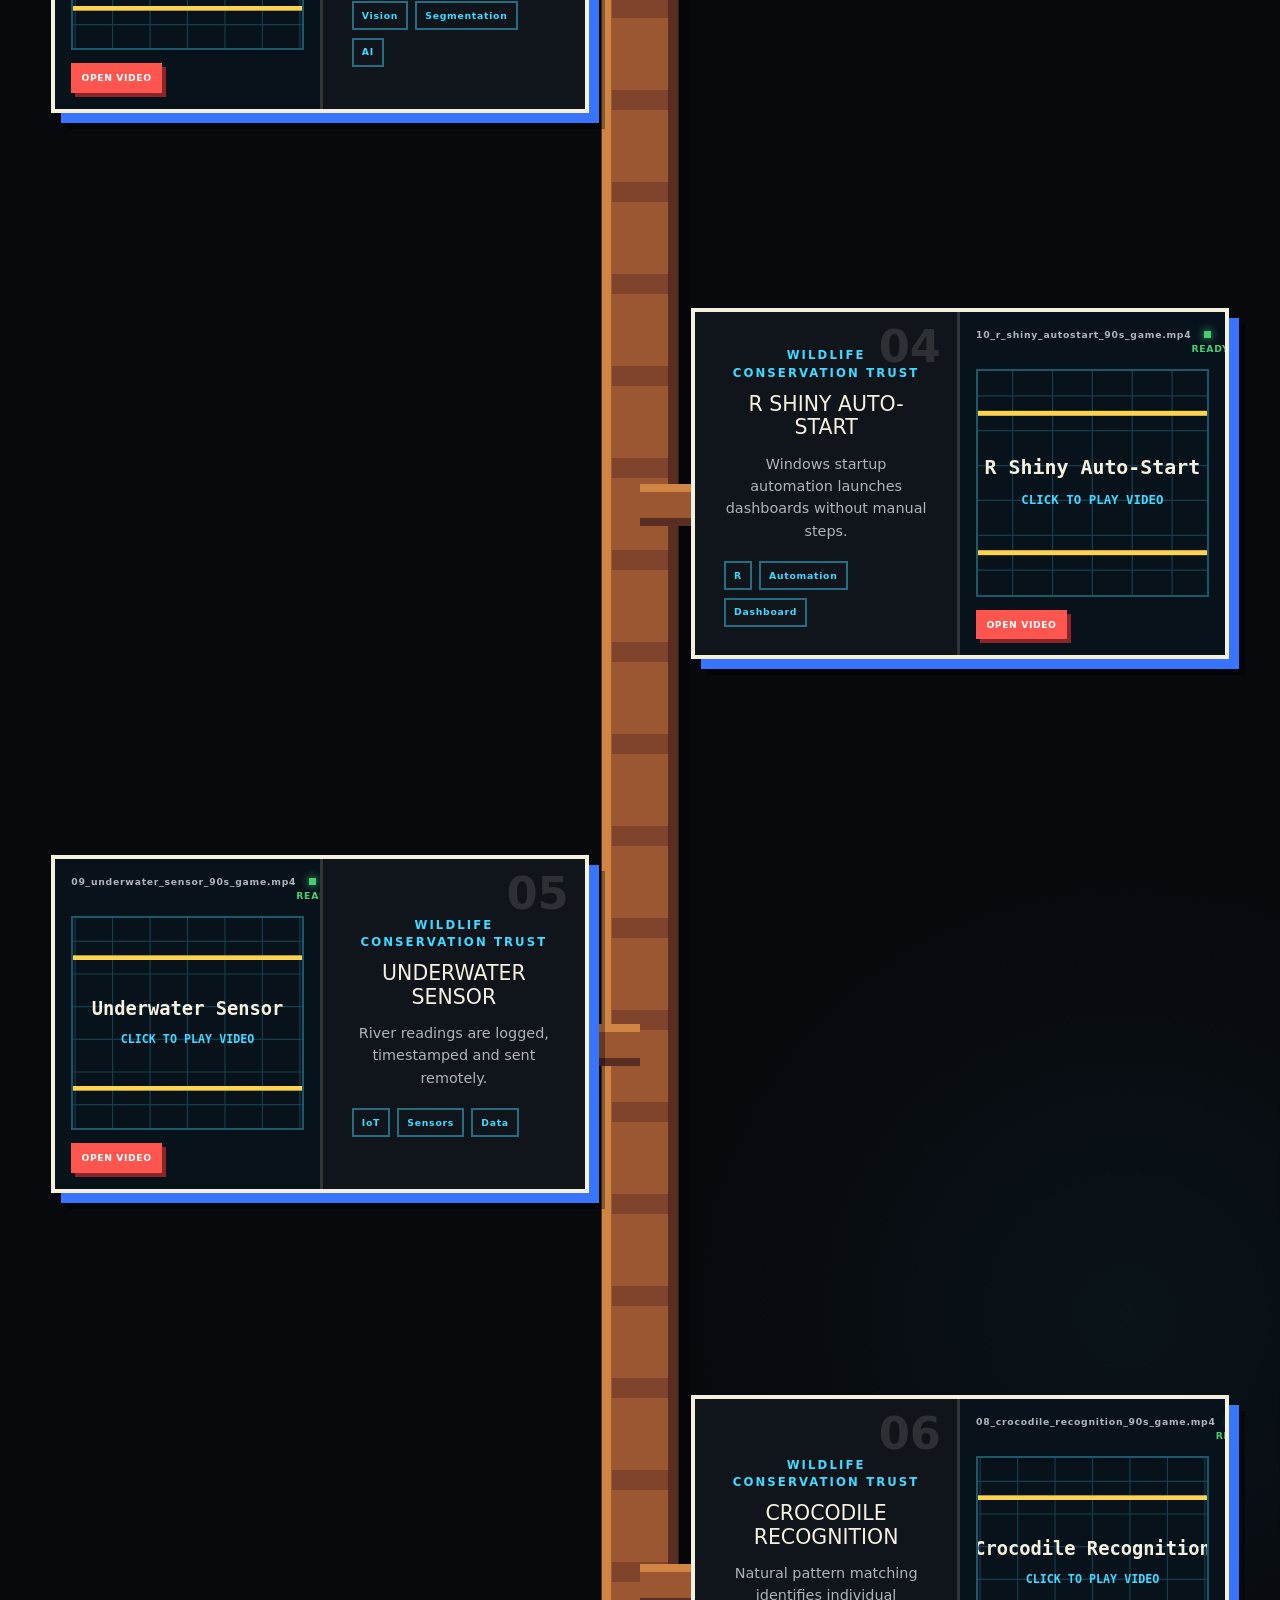
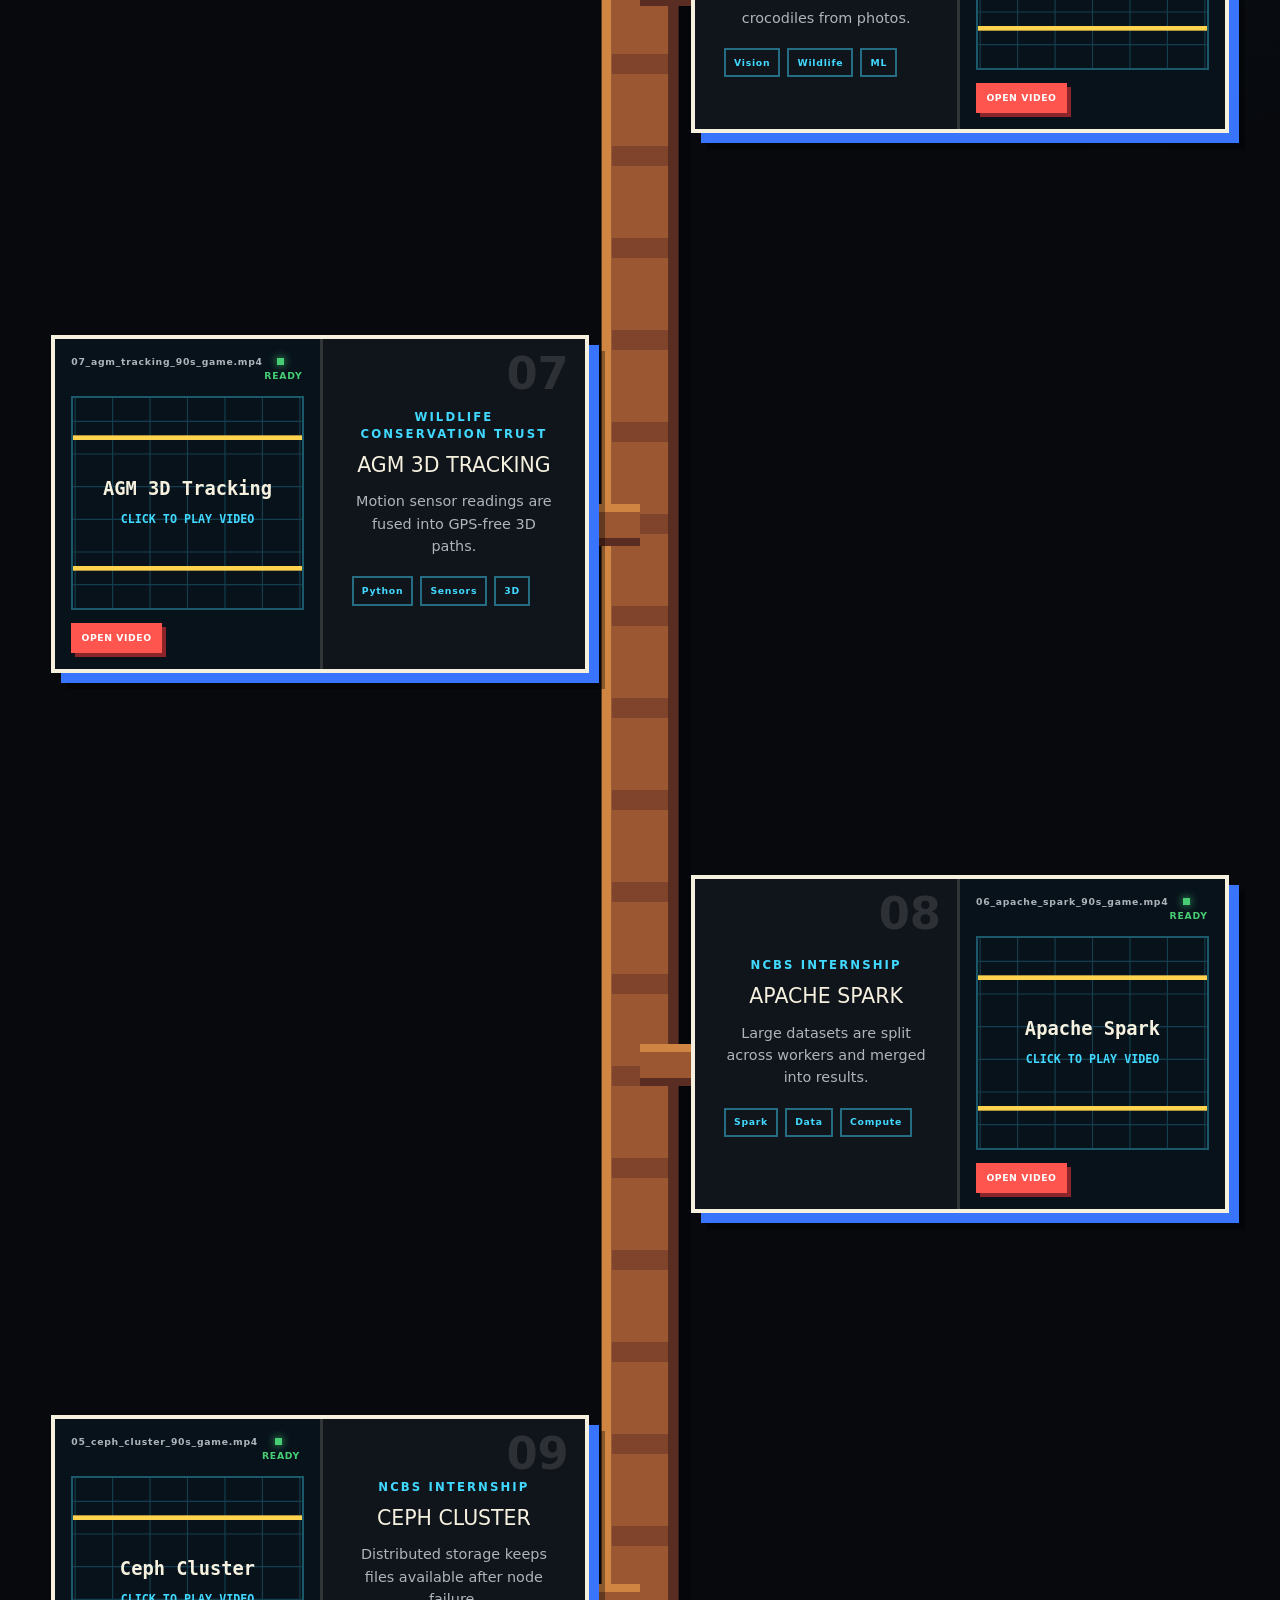
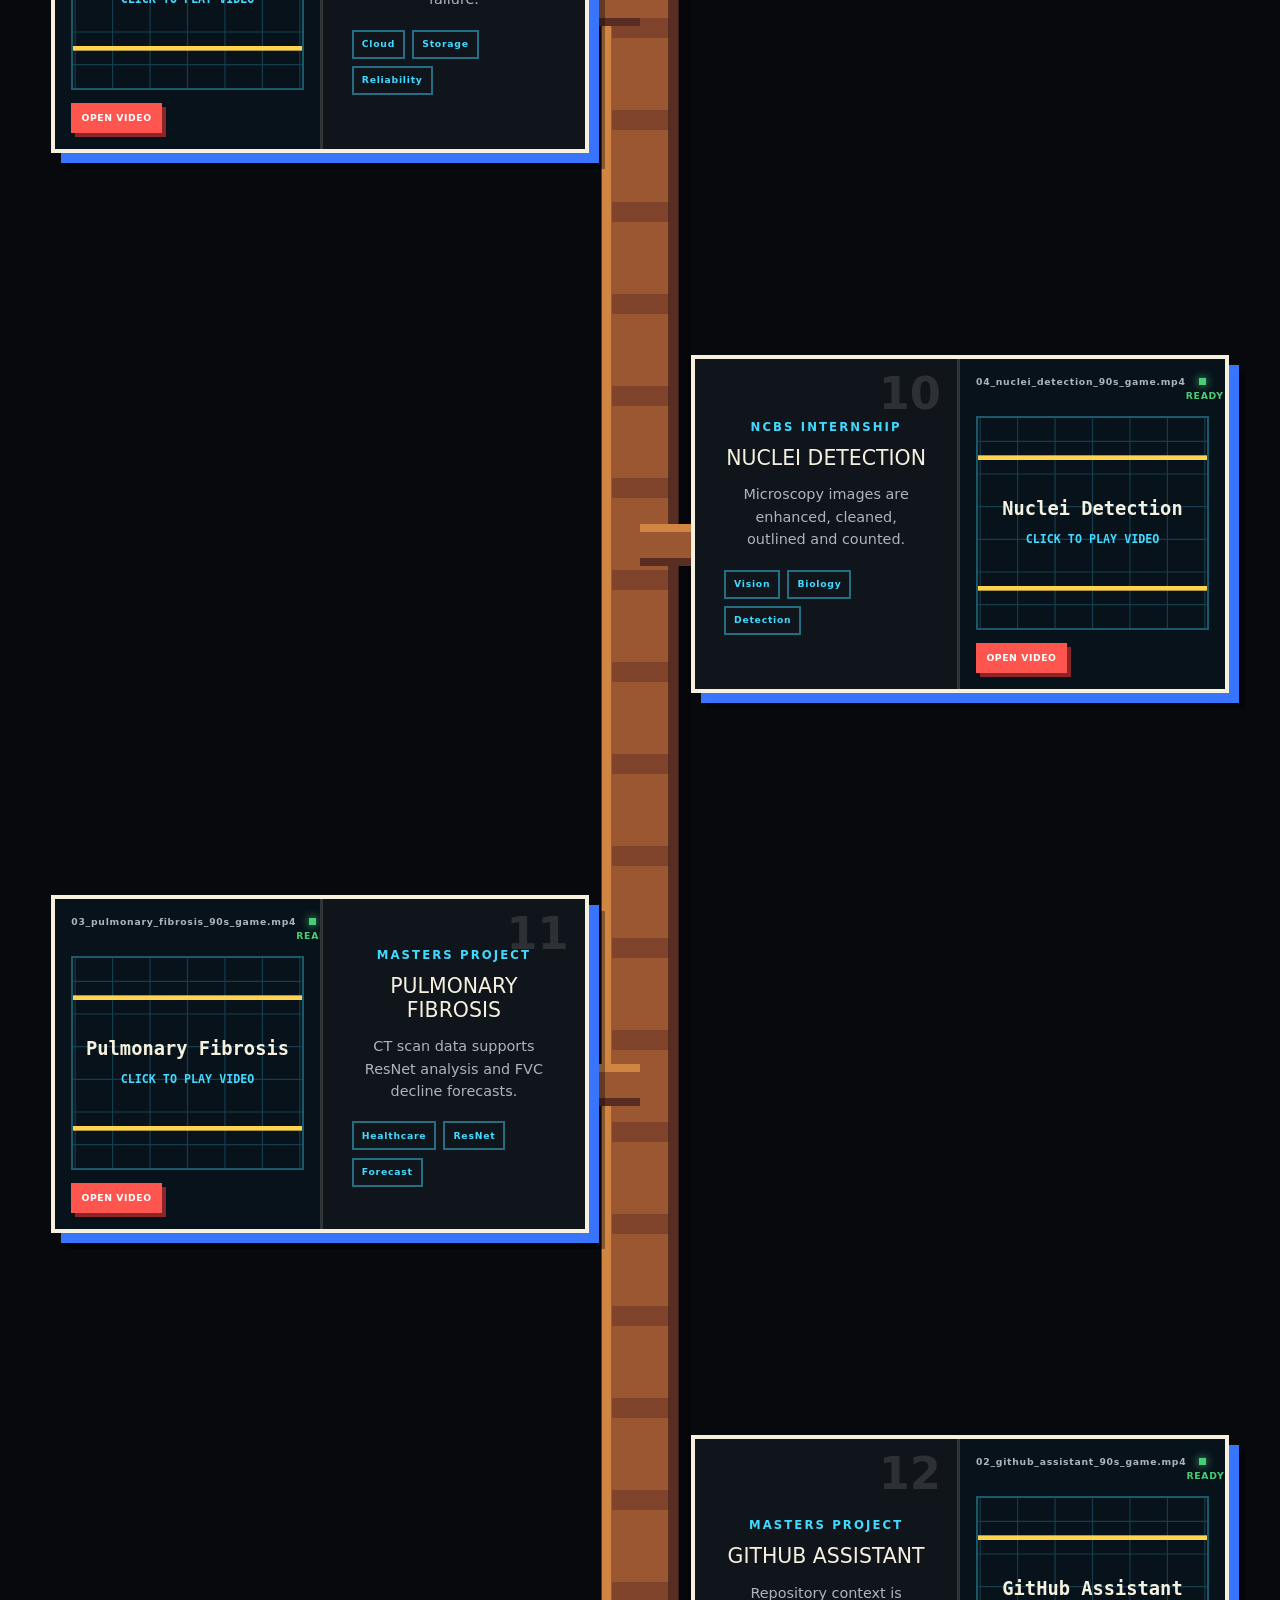
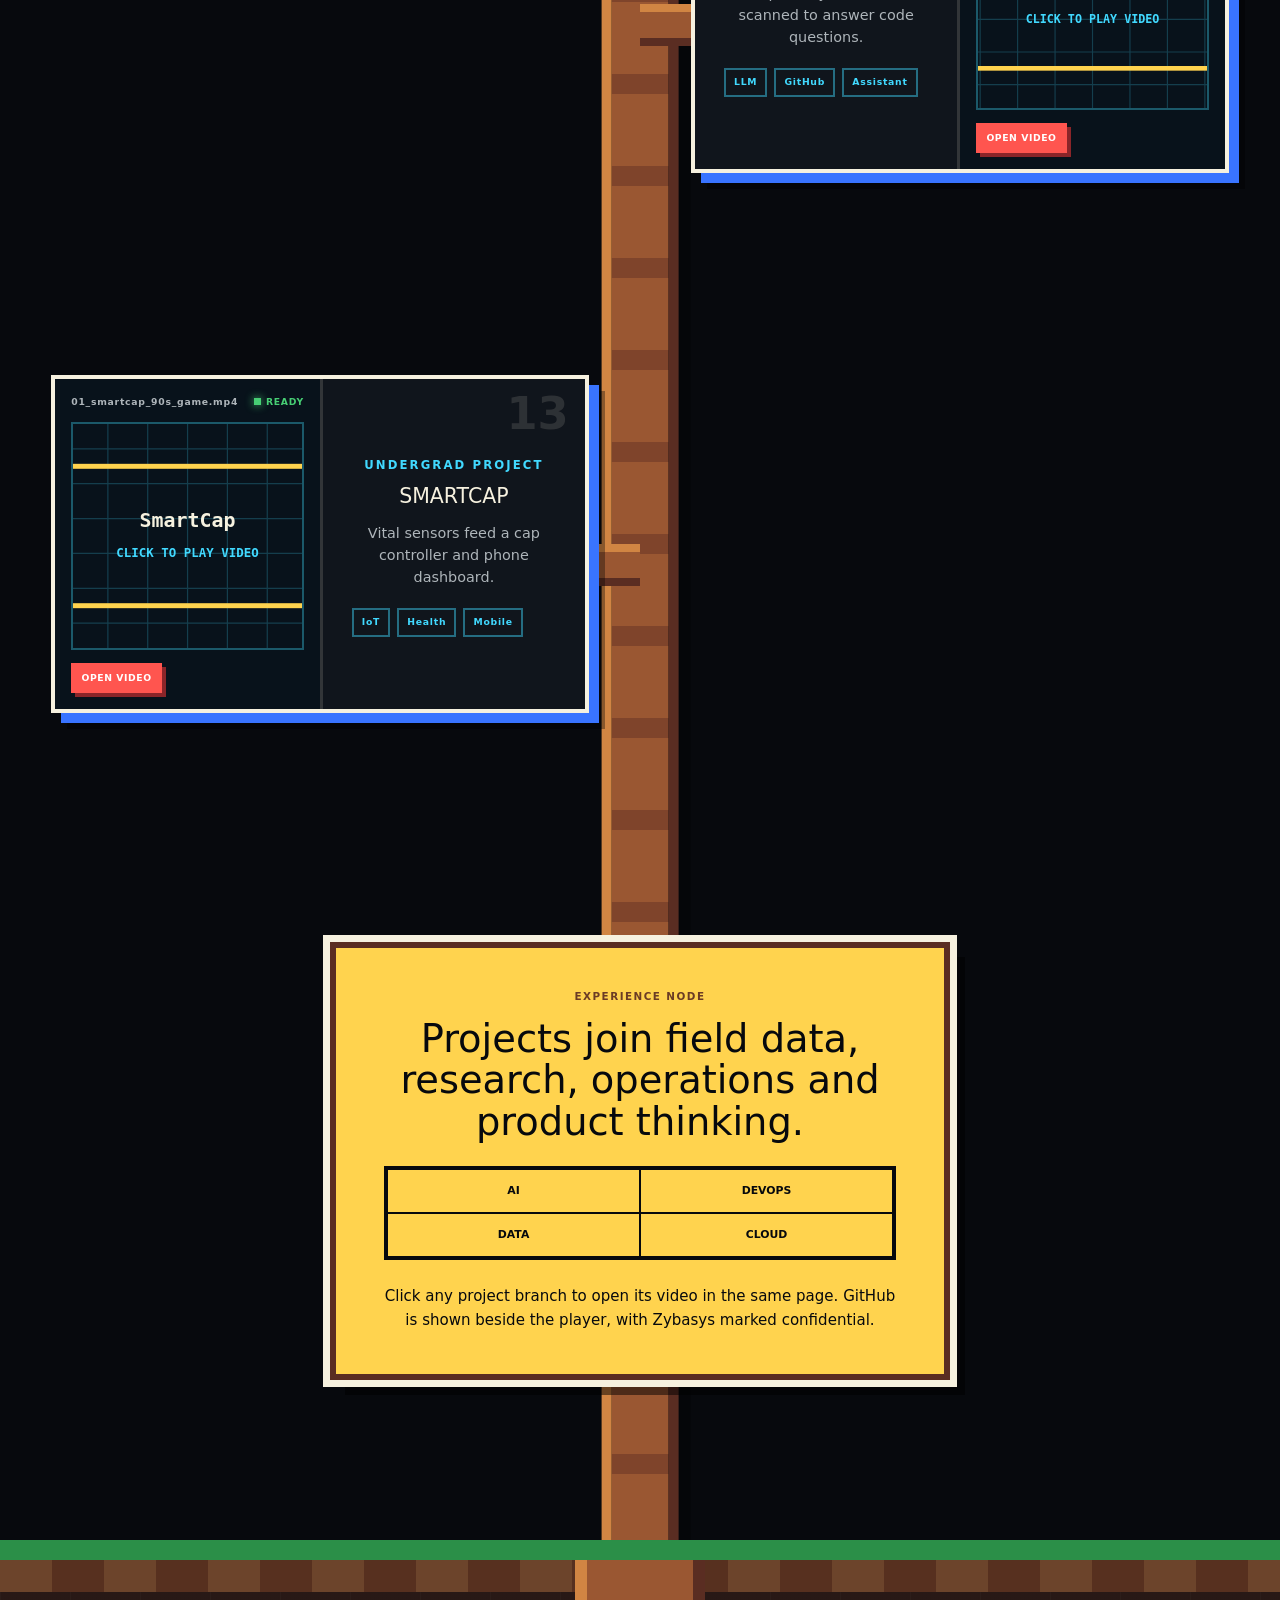
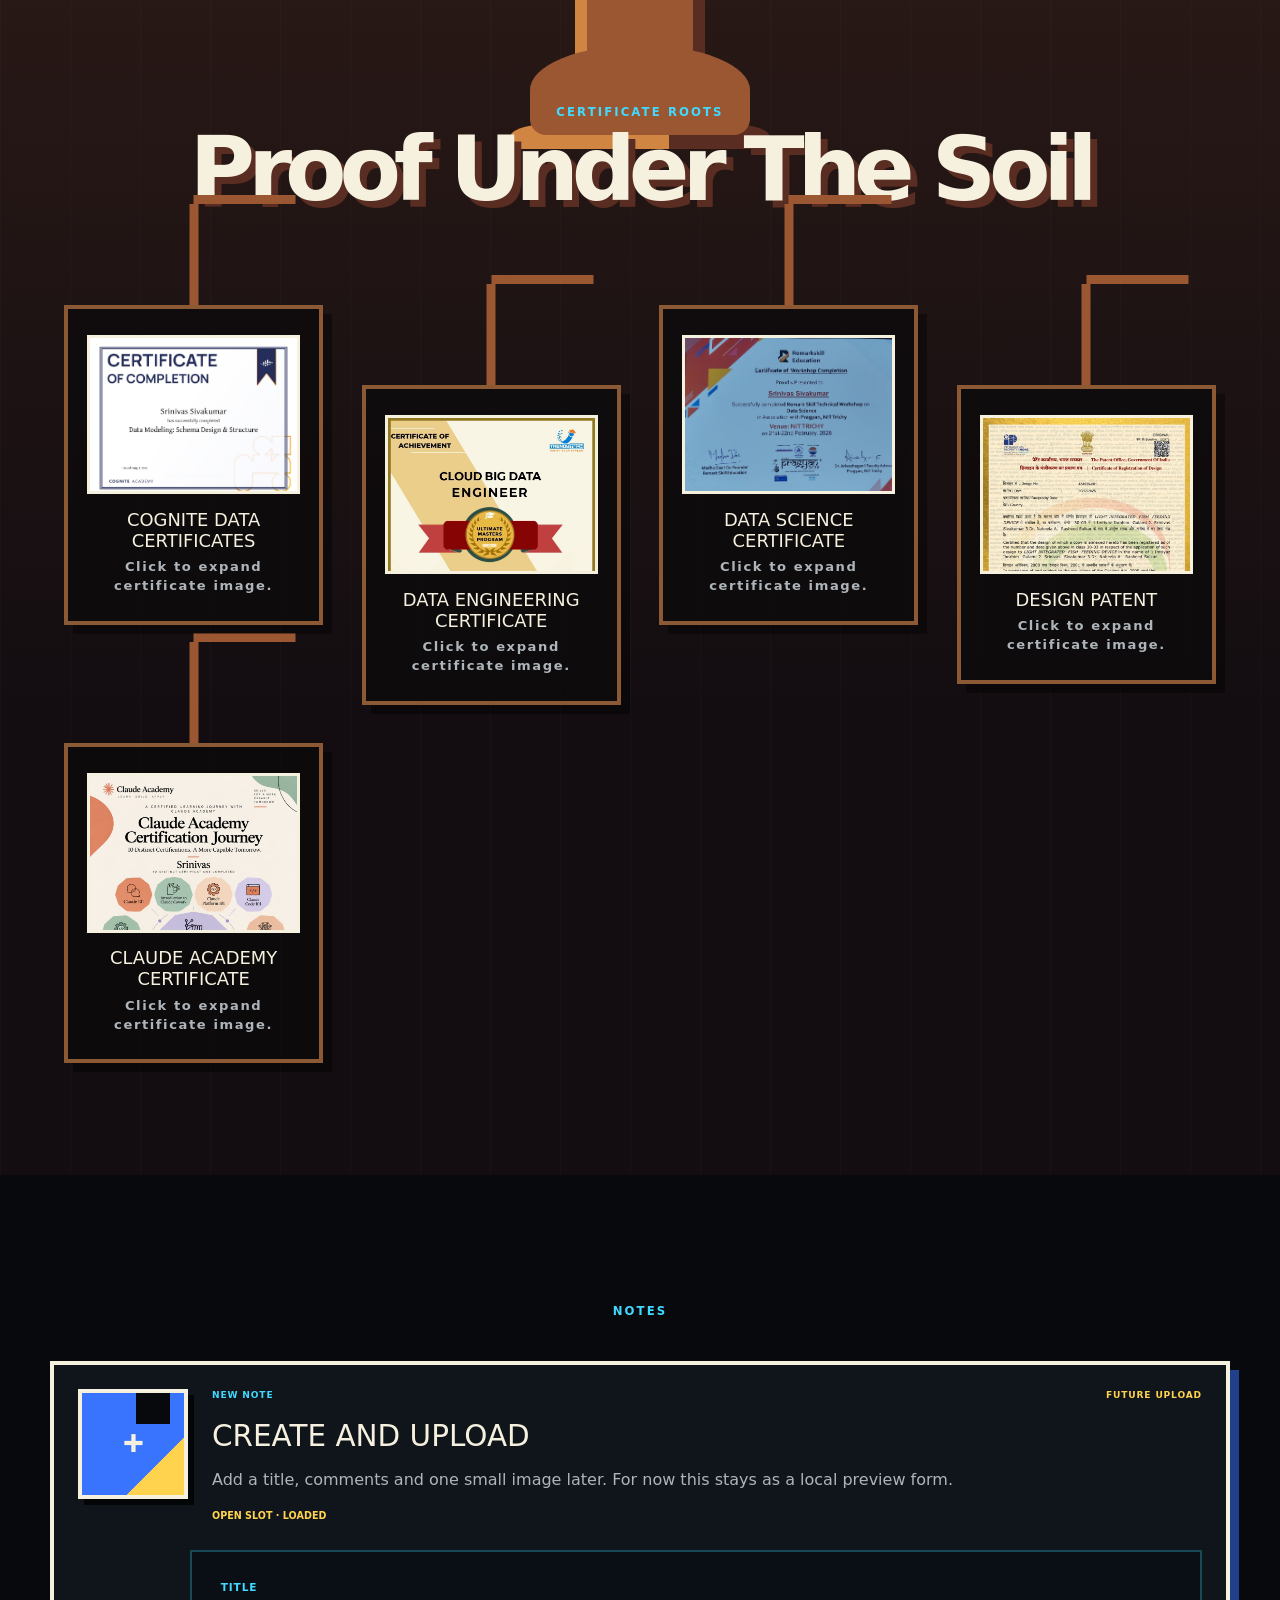
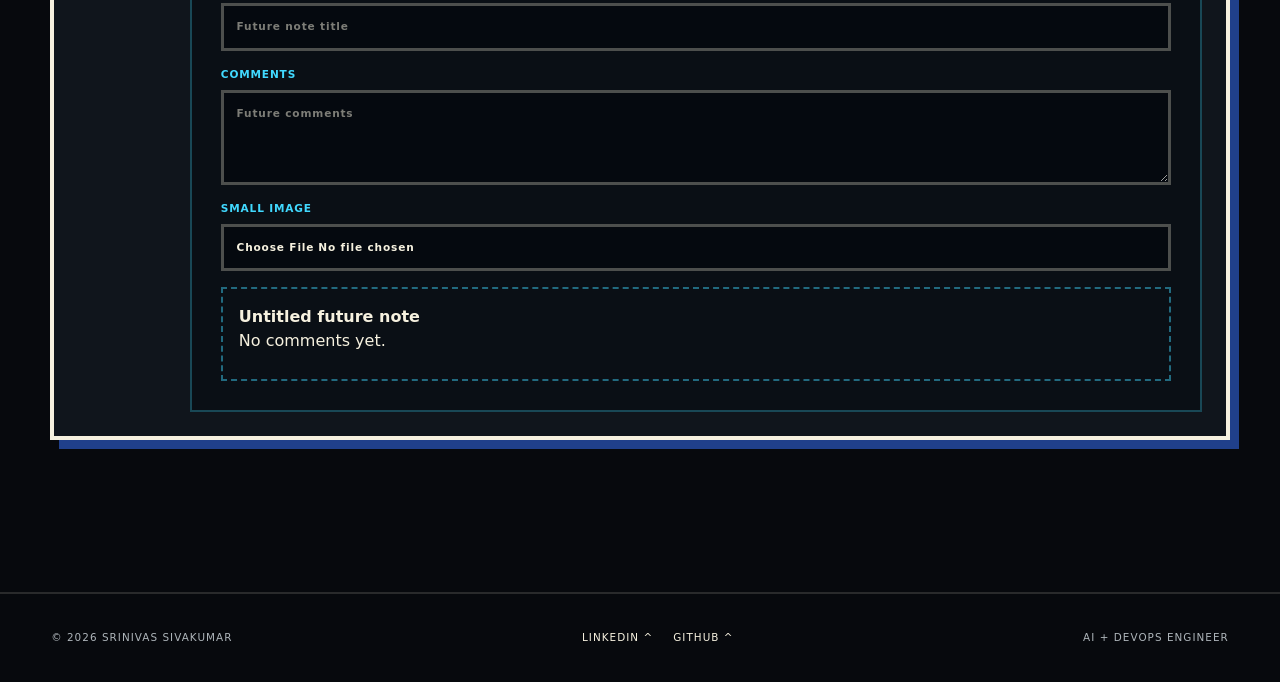
<file: portfolio/index.html>
<!DOCTYPE html>
<html lang="en">
<head>
  <meta charset="utf-8">
  <meta name="viewport" content="width=device-width, initial-scale=1">
  <title>Srinivas Sivakumar | AI, Data & DevOps Engineer</title>
  <meta name="description" content="Portfolio of Srinivas Sivakumar, an AI, data and DevOps engineer building intelligent applications, automation workflows and reliable cloud systems.">
  <meta property="og:title" content="Srinivas Sivakumar | AI, Data & DevOps Engineer">
  <meta property="og:description" content="AI, data and DevOps portfolio featuring intelligent applications, automation workflows, cloud systems and applied engineering projects.">
  <meta property="og:type" content="website">
  <meta property="og:url" content="https://srinivassivakumar.github.io/portfolio/">
  <meta property="og:image" content="https://srinivassivakumar.github.io/srimage.jpg">
  <meta name="twitter:card" content="summary_large_image">
  <meta name="twitter:title" content="Srinivas Sivakumar | AI, Data & DevOps Engineer">
  <meta name="twitter:description" content="AI, data and DevOps portfolio featuring intelligent applications, automation workflows, cloud systems and applied engineering projects.">
  <meta name="twitter:image" content="https://srinivassivakumar.github.io/srimage.jpg">
  <link rel="canonical" href="https://srinivassivakumar.github.io/">
  <meta http-equiv="refresh" content="0; url=/">
</head>
<body>
  <p><a href="/">Open Srinivas Sivakumar's portfolio</a></p>
  <script>window.location.replace("/");</script>
</body>
</html>
</file>
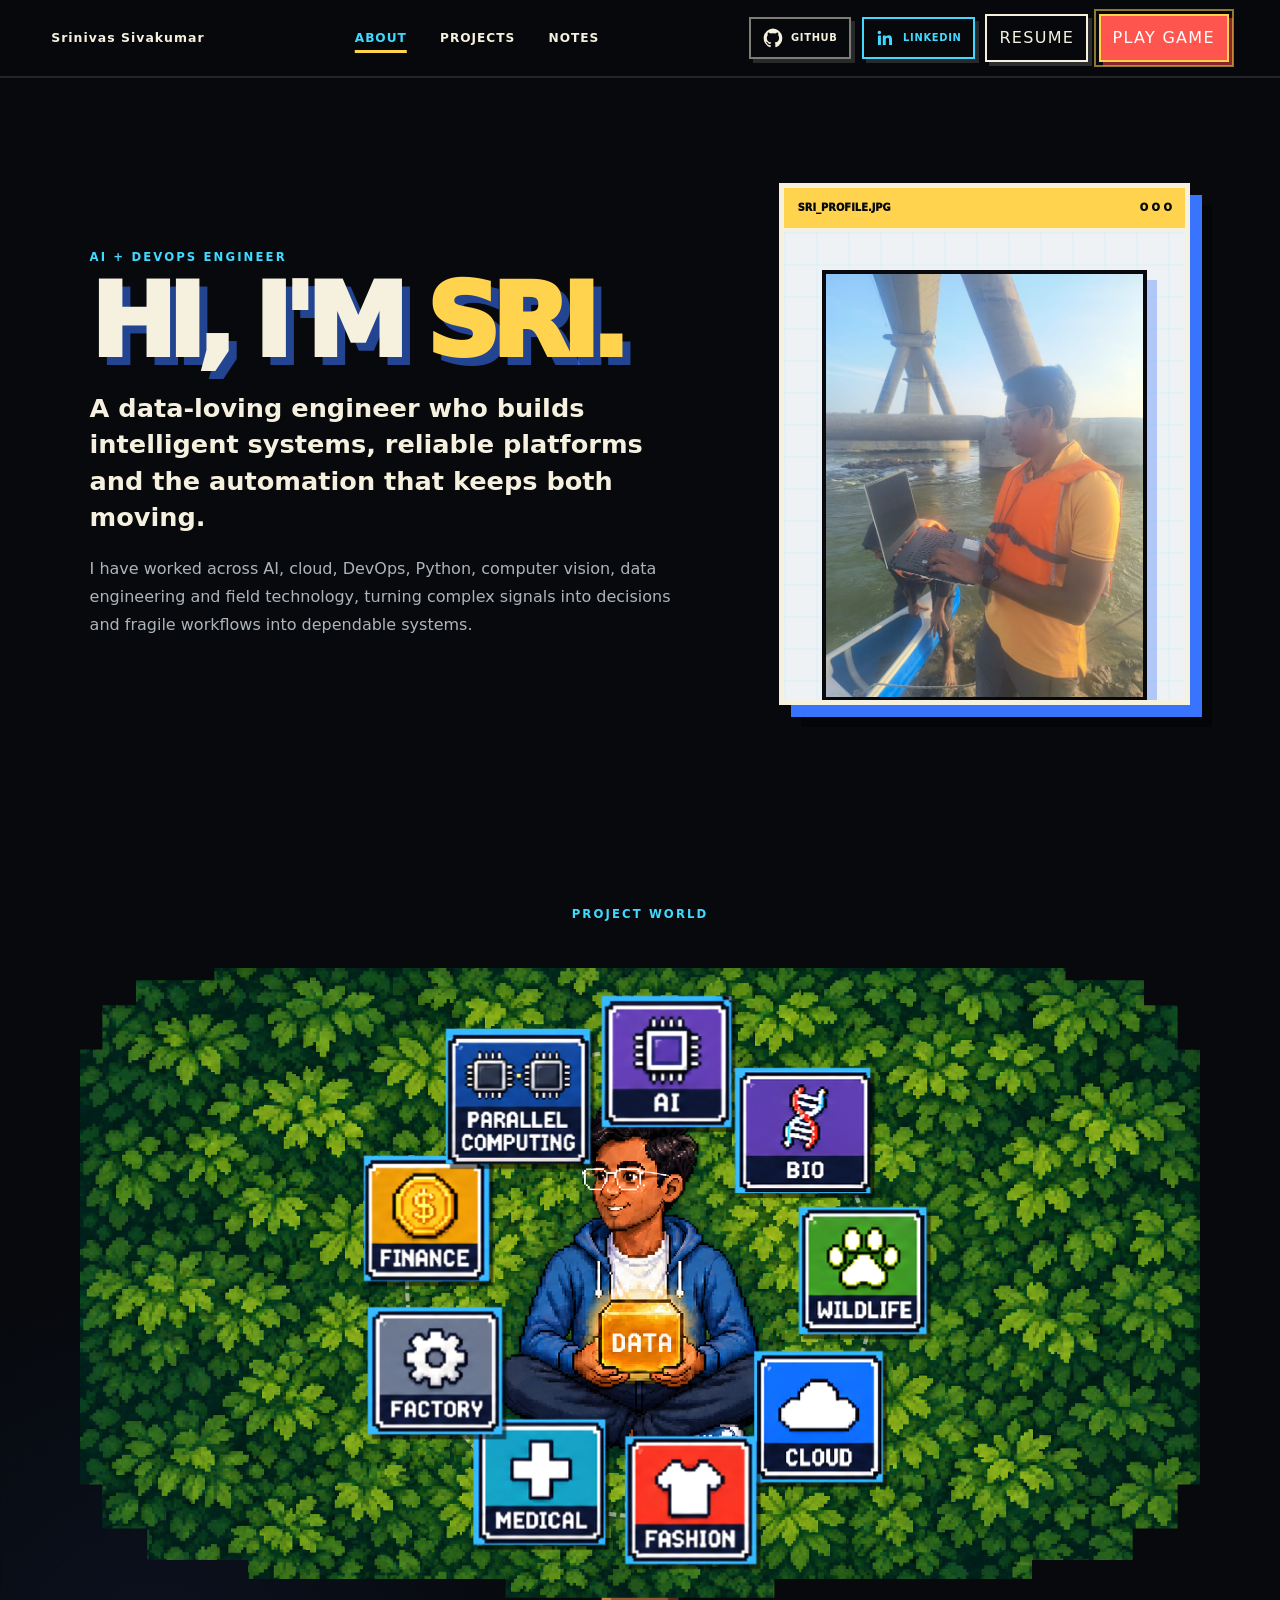
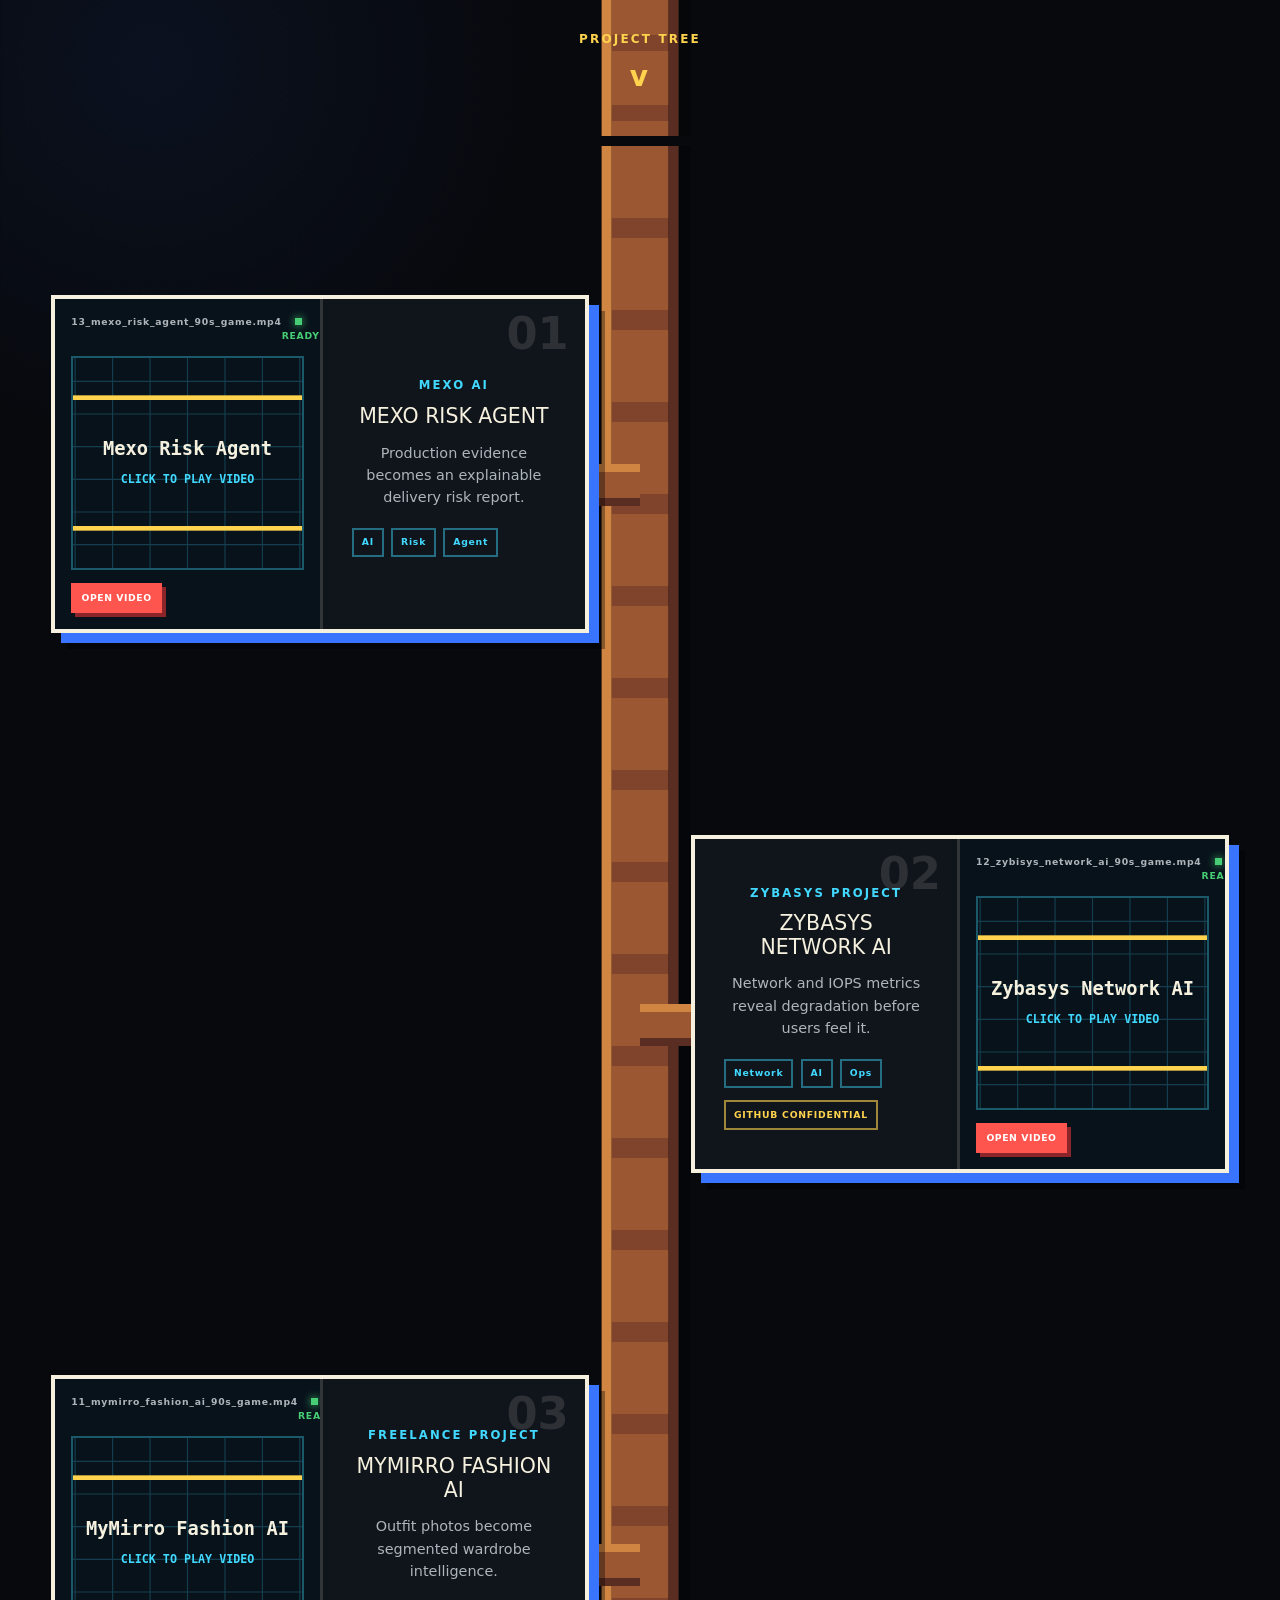
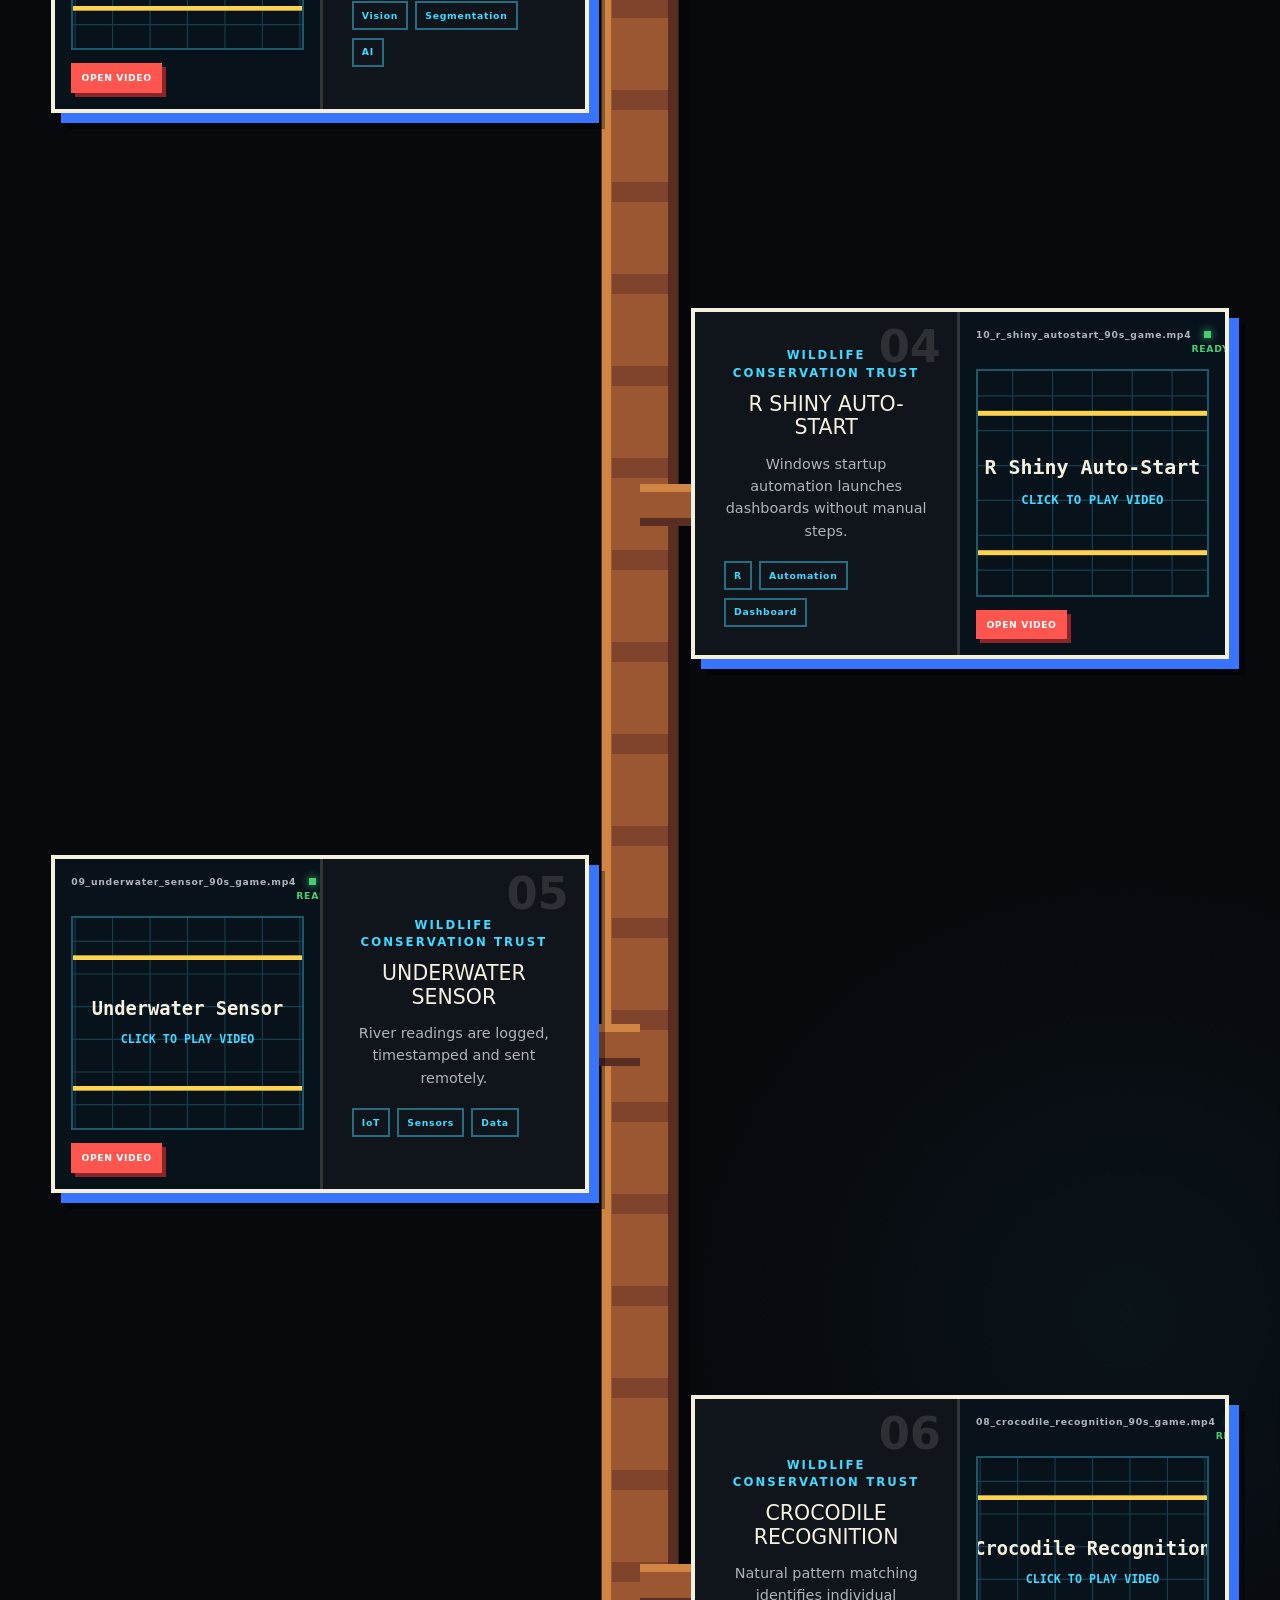
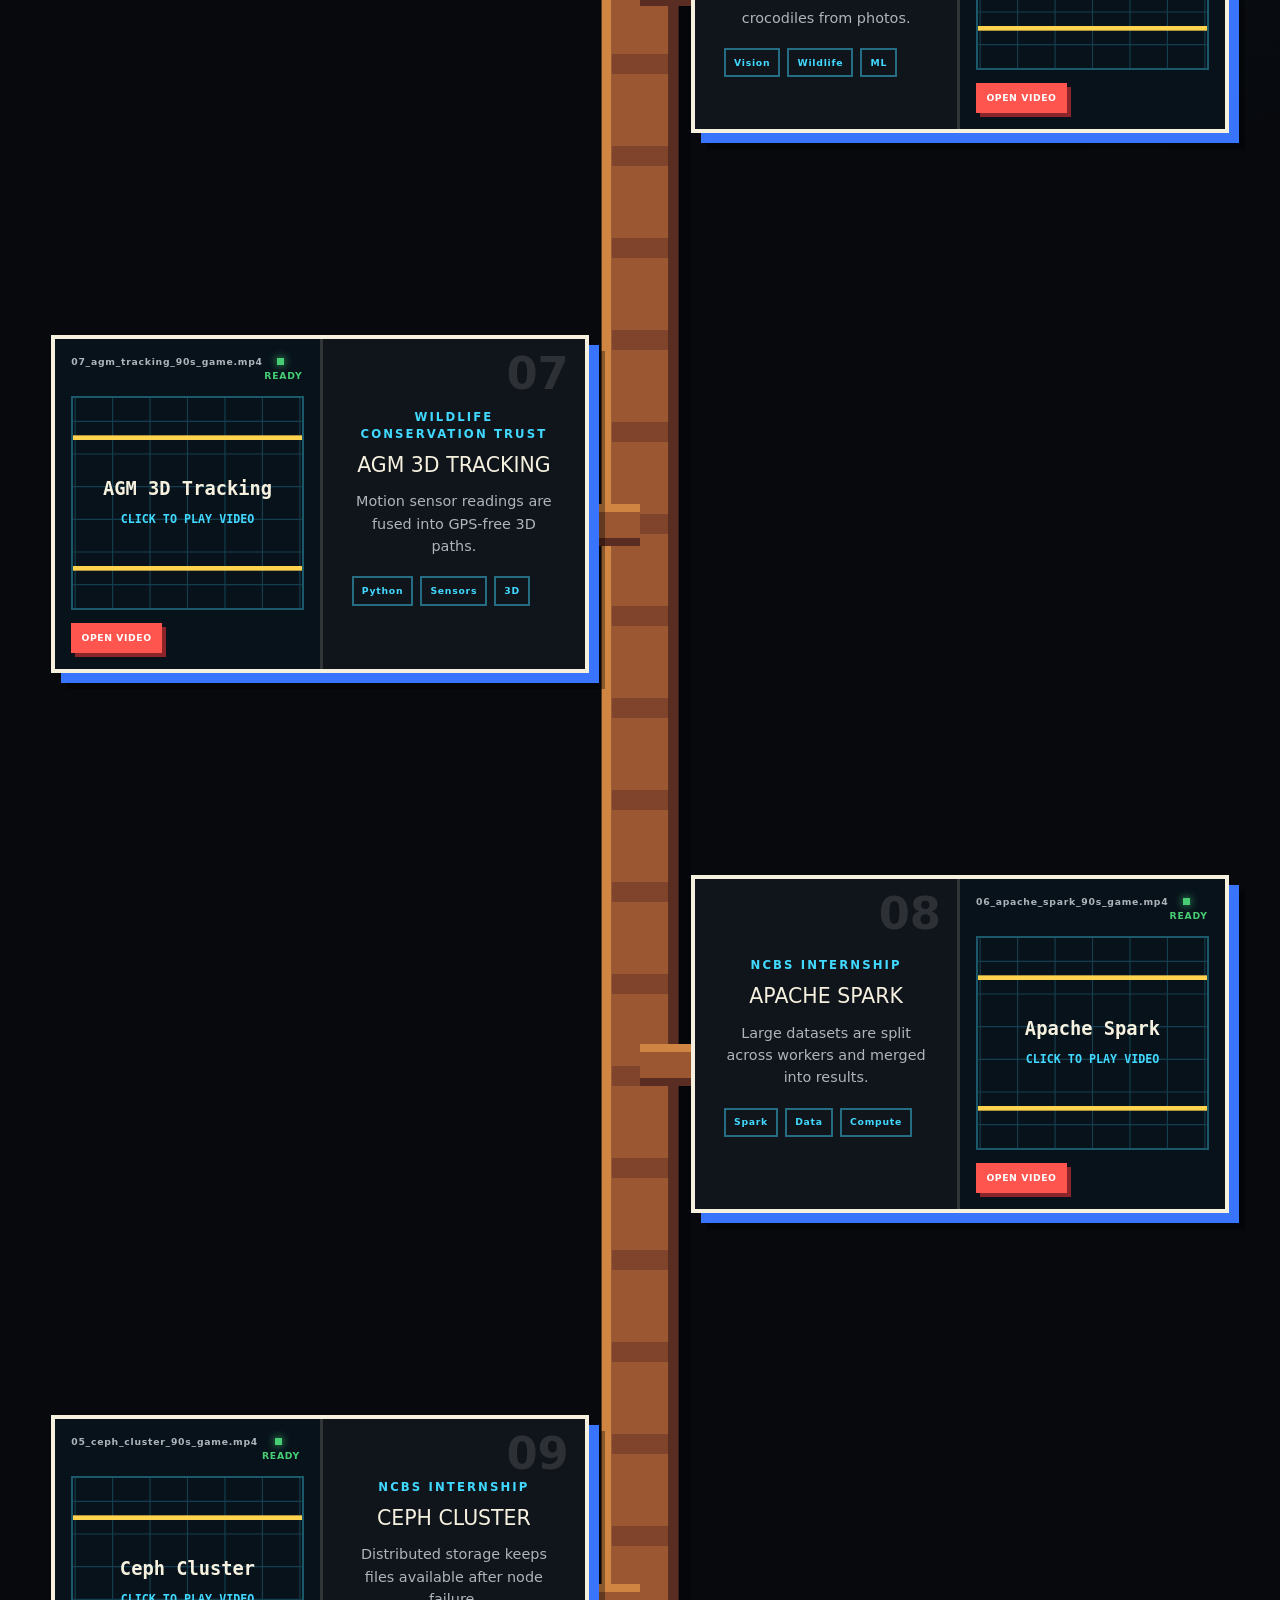
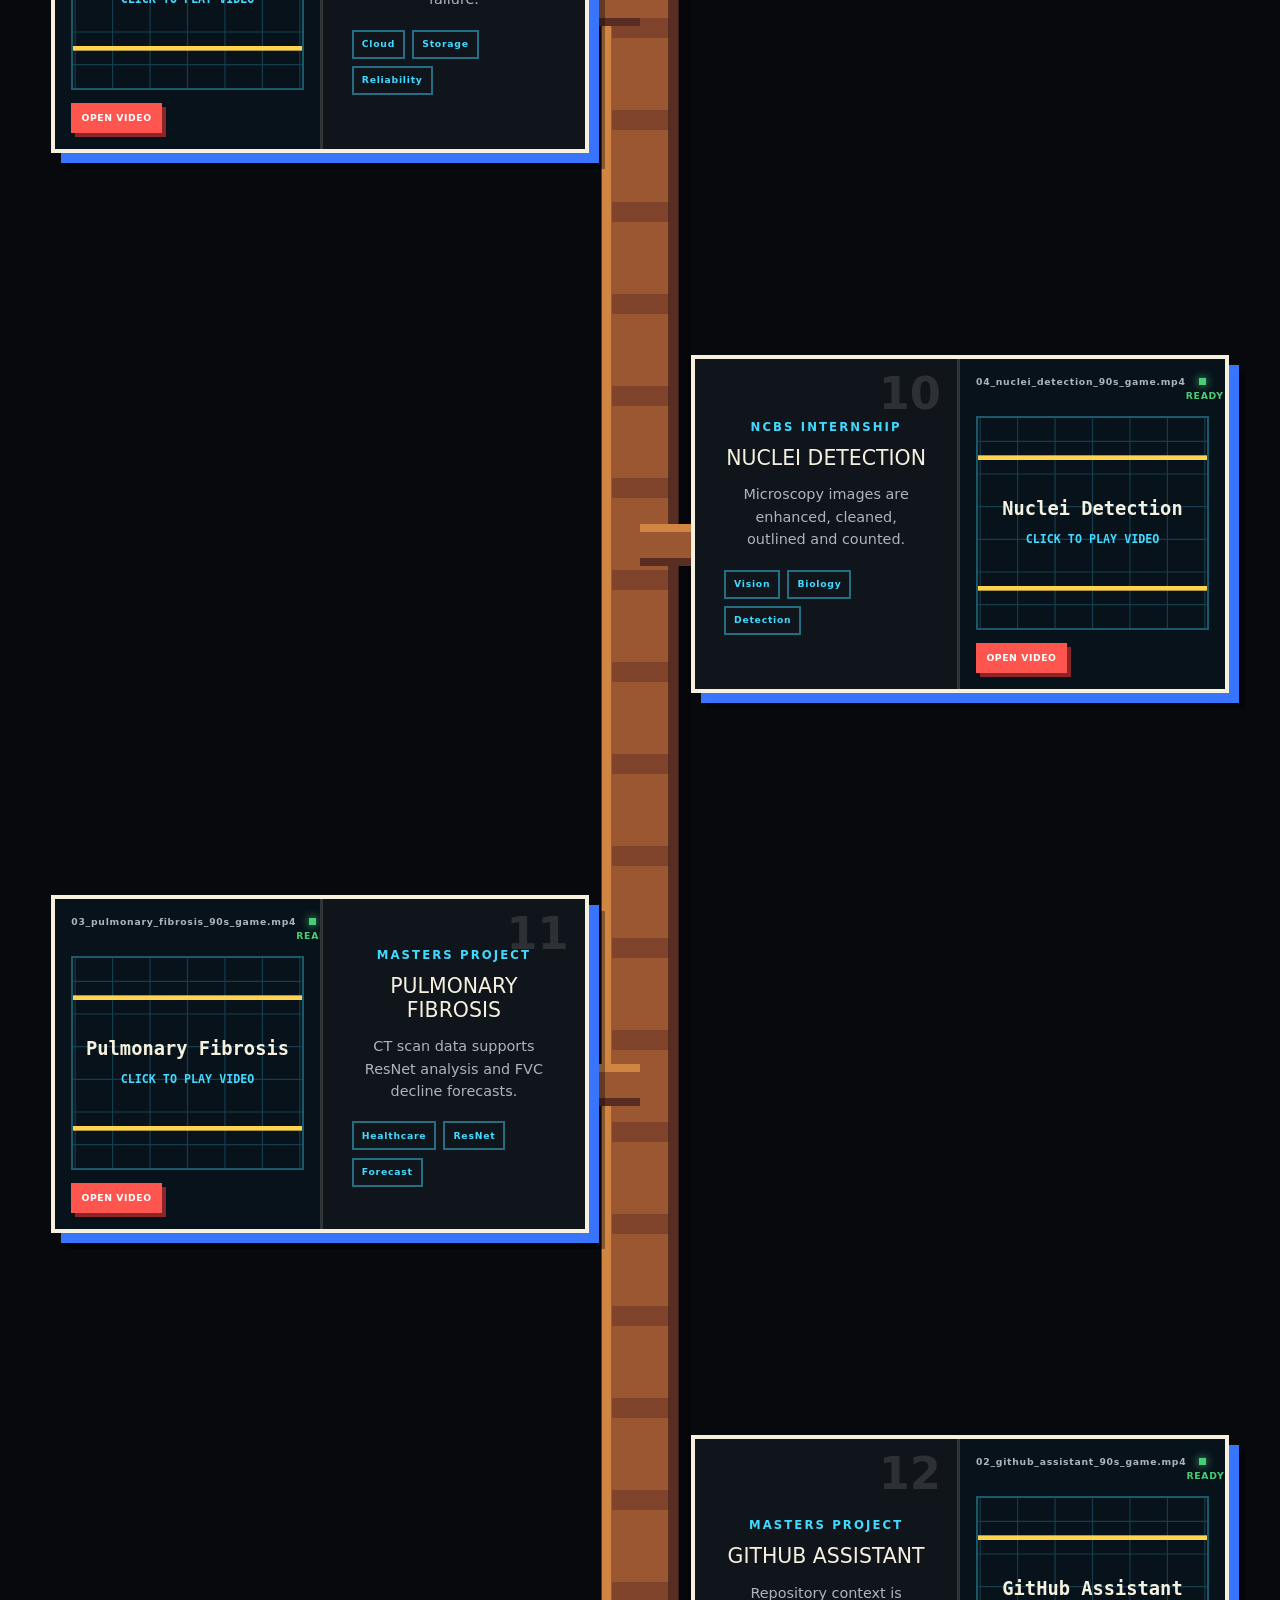
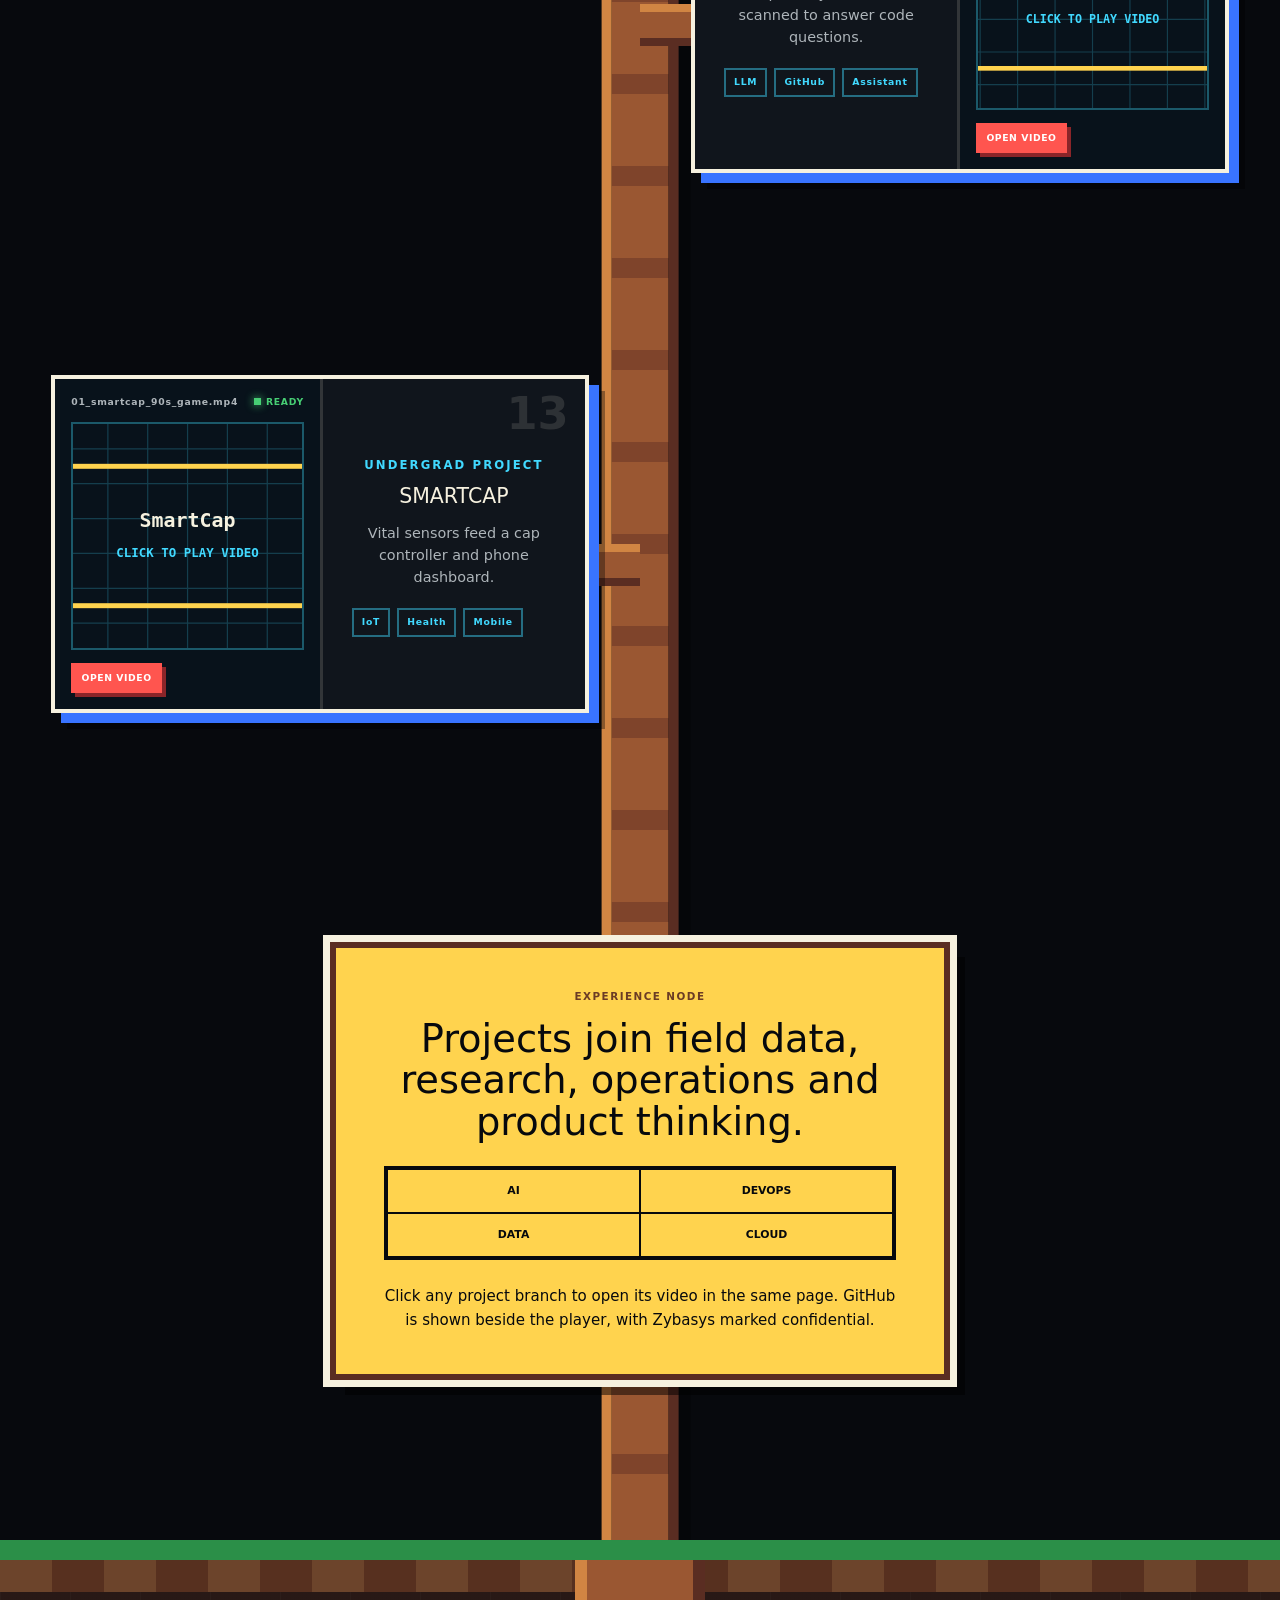
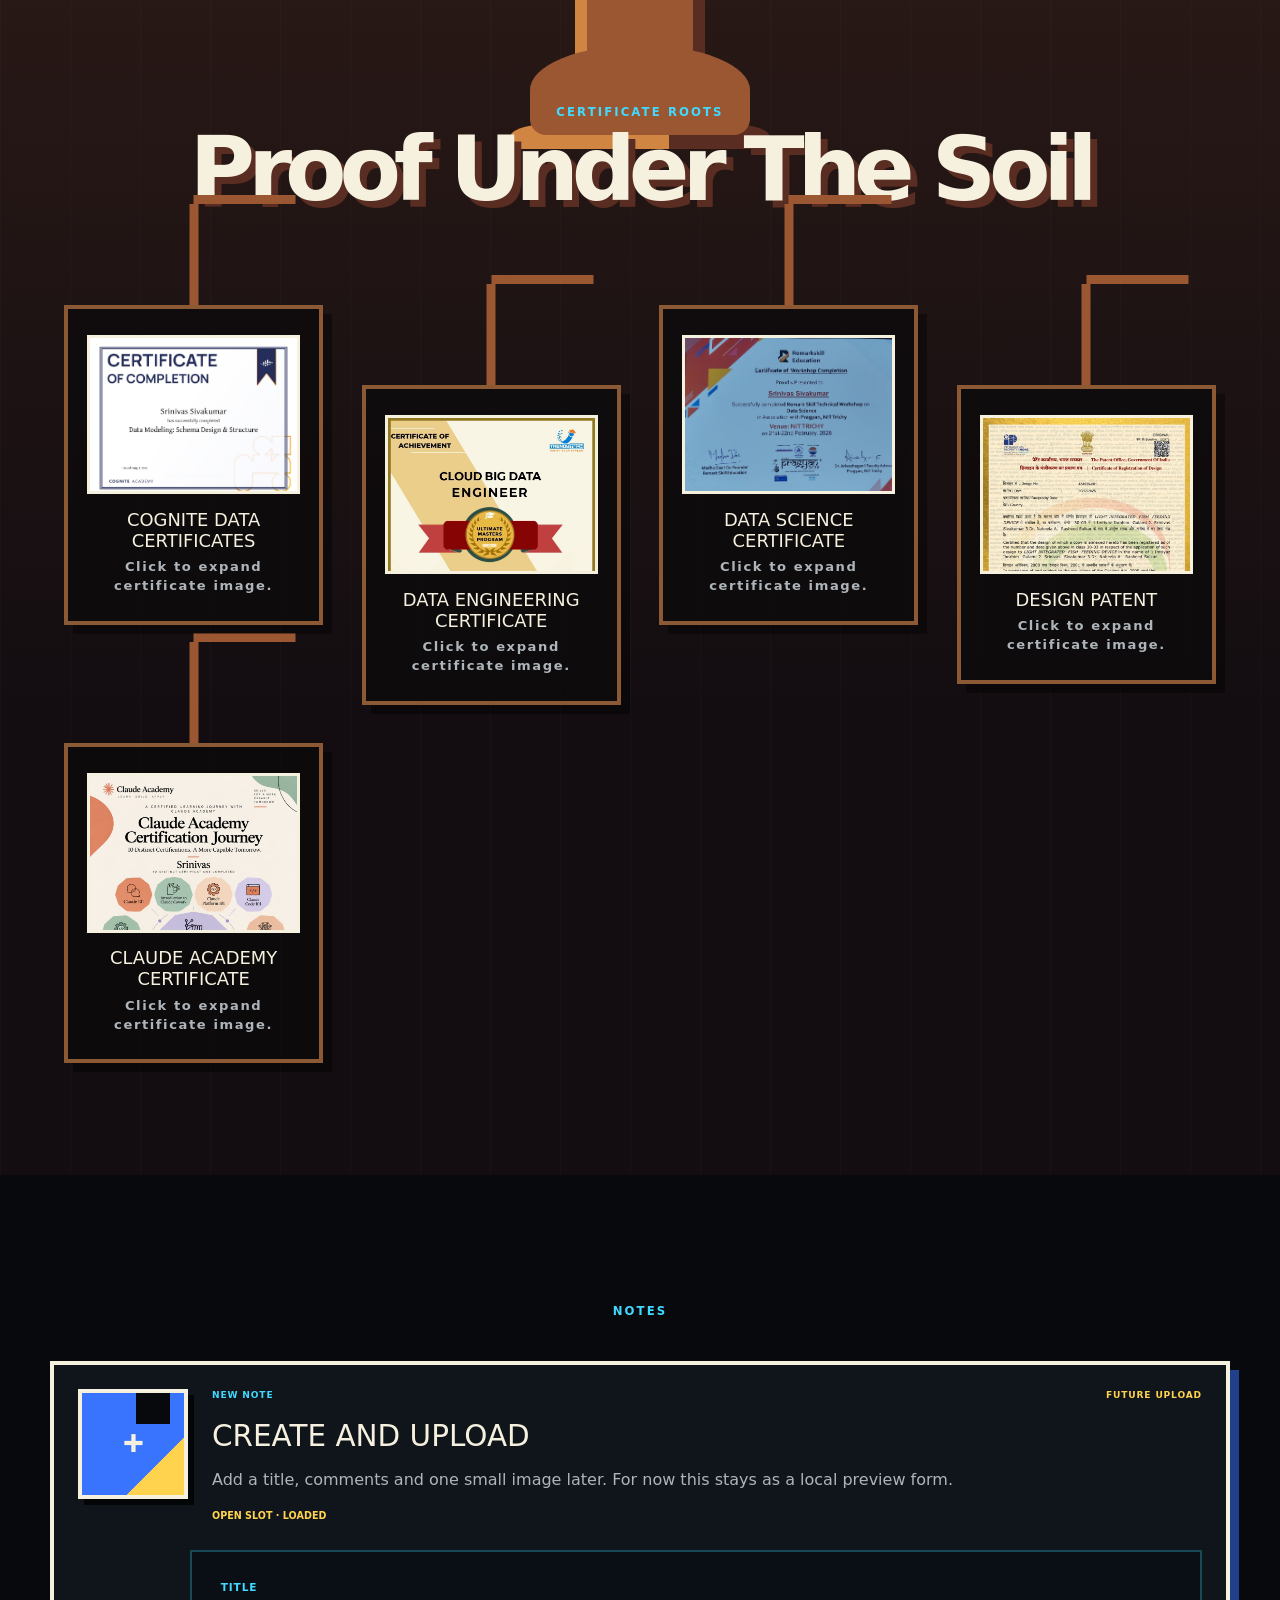
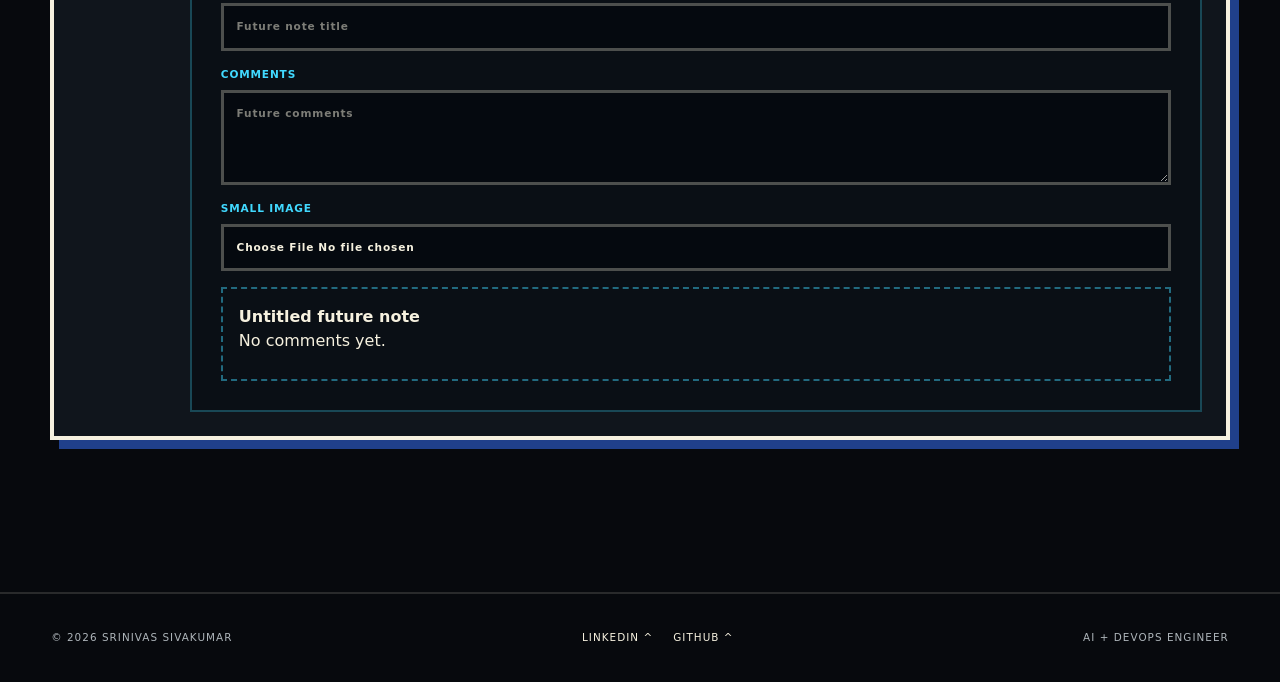
<file: sriportfolio/index.html>
<!DOCTYPE html>
<html lang="en">
<head>
  <meta charset="utf-8">
  <meta name="viewport" content="width=device-width, initial-scale=1">
  <title>Srinivas Sivakumar | AI, Data & DevOps Engineer</title>
  <meta name="description" content="Portfolio of Srinivas Sivakumar, an AI, data and DevOps engineer building intelligent applications, automation workflows and reliable cloud systems.">
  <meta property="og:title" content="Srinivas Sivakumar | AI, Data & DevOps Engineer">
  <meta property="og:description" content="AI, data and DevOps portfolio featuring intelligent applications, automation workflows, cloud systems and applied engineering projects.">
  <meta property="og:type" content="website">
  <meta property="og:url" content="https://srinivassivakumar.github.io/sriportfolio/">
  <meta property="og:image" content="https://srinivassivakumar.github.io/srimage.jpg">
  <meta name="twitter:card" content="summary_large_image">
  <meta name="twitter:title" content="Srinivas Sivakumar | AI, Data & DevOps Engineer">
  <meta name="twitter:description" content="AI, data and DevOps portfolio featuring intelligent applications, automation workflows, cloud systems and applied engineering projects.">
  <meta name="twitter:image" content="https://srinivassivakumar.github.io/srimage.jpg">
  <link rel="canonical" href="https://srinivassivakumar.github.io/">
  <meta http-equiv="refresh" content="0; url=/">
</head>
<body>
  <p><a href="/">Open Srinivas Sivakumar's portfolio</a></p>
  <script>window.location.replace("/");</script>
</body>
</html>
</file>
<file: portfolio-overrides.css>
.page-section {
  scroll-margin-top: 88px;
}

.footer-links button {
  color: var(--cyan);
  cursor: pointer;
  font: 900 .62rem/1 var(--font-geist-mono), "Courier New", monospace;
}

.footer-links button:hover,
.footer-links button:focus-visible {
  color: var(--yellow);
  outline: none;
}

.about-hero {
  grid-template-columns: minmax(0, 1.05fr) minmax(360px, .72fr);
}

.sri-canopy-avatar {
  border: 4px solid var(--paper);
  background: #eaf4f8;
  max-height: 440px;
  object-fit: cover;
  object-position: 58% center;
}

.project-hero {
  padding-bottom: 3rem;
}

.brand {
  white-space: nowrap;
  font-size: .78rem;
}

.header-button.game-button {
  min-width: 112px;
  position: relative;
  transform-origin: center bottom;
  animation: game-button-bounce 2.25s steps(2, end) infinite;
}

.header-button.game-button::after {
  content: "";
  pointer-events: none;
  border: 2px solid var(--yellow);
  opacity: .55;
  position: absolute;
  inset: -7px;
  animation: game-button-signal 2.25s steps(2, end) infinite;
}

.header-button.game-button:hover,
.header-button.game-button:focus-visible {
  animation-play-state: paused;
  transform: translateY(-3px);
}

@keyframes game-button-bounce {
  0%, 68%, 100% {
    transform: translateY(0);
    box-shadow: 4px 4px #8b2529;
  }

  74% {
    transform: translateY(-7px);
    box-shadow: 4px 11px #8b2529;
  }

  82% {
    transform: translateY(0);
    box-shadow: 4px 4px #8b2529;
  }

  88% {
    transform: translateY(-3px);
    box-shadow: 4px 7px #8b2529;
  }
}

@keyframes game-button-signal {
  0%, 62%, 100% {
    opacity: 0;
    transform: scale(.92);
  }

  70%, 86% {
    opacity: .75;
    transform: scale(1);
  }
}

@media (prefers-reduced-motion: reduce) {
  .header-button.game-button,
  .header-button.game-button::after {
    animation: none;
  }
}

.domain-canopy {
  --orbit-radius: clamp(170px, 21vw, 235px);
  width: min(1120px, 94vw);
  height: auto;
  aspect-ratio: 16 / 9;
  overflow: visible;
  border: 0;
  background: transparent;
  box-shadow: none;
  clip-path: none;
  isolation: isolate;
  margin: 2.75rem auto 0;
}

.domain-orbit {
  z-index: 4;
}

.orbit-track {
  border-color: #f6f1df8f;
  box-shadow: 0 0 0 2px #123e2a80, 0 0 24px #ffd34e2b;
}

.orbit-wheel {
  animation-duration: 28s;
}

.domain-badge {
  width: clamp(82px, 7.5vw, 104px);
  min-height: clamp(68px, 6.2vw, 84px);
  animation-duration: 28s, 28s;
}

.domain-icon {
  min-height: 39px;
}

.domain-name {
  min-height: 24px;
}

.sprite-badge {
  width: 112px;
  height: 112px;
  min-height: 0;
  overflow: visible;
  border: 0;
  background: transparent;
  box-shadow: none;
}

.domain-sprite {
  position: absolute;
  left: 50%;
  top: 50%;
  overflow: hidden;
  translate: -50% -50%;
  scale: .68;
  image-rendering: pixelated;
  filter: drop-shadow(5px 6px 0 #0008);
}

.domain-sprite img {
  position: absolute;
  width: 1672px;
  height: 943px;
  max-width: none;
  image-rendering: pixelated;
}

.domain-canopy-art {
  position: relative;
  z-index: 2;
  width: 100%;
  height: 100%;
  object-fit: cover;
  image-rendering: pixelated;
  clip-path: polygon(12% 0, 88% 0, 88% 2%, 95% 2%, 95% 6%, 98% 6%, 98% 13%, 100% 13%, 100% 82%, 98% 82%, 98% 89%, 94% 89%, 94% 94%, 85% 94%, 85% 97%, 62% 97%, 62% 100%, 38% 100%, 38% 97%, 15% 97%, 15% 94%, 6% 94%, 6% 89%, 2% 89%, 2% 82%, 0 82%, 0 13%, 2% 13%, 2% 6%, 5% 6%, 5% 2%, 12% 2%);
  filter: drop-shadow(0 0 0 var(--leaf-dark)) drop-shadow(12px 14px 0 #0009);
}

.canopy-trunk-bridge {
  z-index: 1;
  width: clamp(58px, 6vw, 92px);
  height: 155px;
  border-left: 10px solid var(--wood-light);
  border-right: 10px solid var(--wood-dark);
  background: repeating-linear-gradient(to bottom, var(--wood) 0, var(--wood) 54px, #7f442b 54px, #7f442b 70px);
  position: absolute;
  left: 50%;
  bottom: -138px;
  transform: translateX(-50%);
  box-shadow: 12px 0 #00000047;
}

.project-hero .scroll-cue {
  z-index: 3;
  position: relative;
}

.journey {
  padding-top: 3rem;
}

.notes-hero {
  padding-bottom: 2.5rem;
}

.project-card {
  cursor: pointer;
}

.project-thumb {
  width: 100%;
  height: 100%;
  min-height: 210px;
  object-fit: cover;
  border: 2px solid #41d9ff61;
  margin: .8rem 0;
  background: #05090f;
}

.play-chip {
  border: 0;
  cursor: pointer;
  text-align: left;
}

.root-card {
  cursor: pointer;
}

.root-card img {
  width: 100%;
  aspect-ratio: 4 / 3;
  object-fit: cover;
  object-position: top;
  border: 3px solid var(--paper);
  background: #fff;
}

.root-card h3 {
  text-transform: uppercase;
  margin: .9rem 0 .35rem;
  font-size: clamp(.9rem, 1.4vw, 1.15rem);
}

.root-card p {
  color: var(--muted);
  font-family: var(--font-geist-sans), Arial, sans-serif;
  font-size: .82rem;
  line-height: 1.45;
}

.root-card .root-wire {
  pointer-events: none;
}

.note-form {
  display: grid;
  gap: 1rem;
}

.note-form label {
  color: var(--cyan);
  display: grid;
  gap: .45rem;
  font-size: .66rem;
  font-weight: 900;
  letter-spacing: .08em;
  text-transform: uppercase;
}

.note-form input,
.note-form textarea {
  border: 3px solid #f6f1df4d;
  background: #05090f;
  color: var(--paper);
  padding: .8rem;
  width: 100%;
}

.note-form input:focus,
.note-form textarea:focus {
  border-color: var(--yellow);
  outline: none;
}

.note-preview {
  border: 2px dashed #41d9ff73;
  min-height: 94px;
  padding: 1rem;
}

.note-preview img {
  max-width: 160px;
  max-height: 120px;
  object-fit: cover;
  border: 3px solid var(--paper);
  margin-top: .8rem;
}

.modal-overlay {
  z-index: 120;
  position: fixed;
  inset: 0;
  display: grid;
  place-items: center;
  padding: 1rem;
  background: #04060ae6;
  backdrop-filter: blur(12px);
}

.modal-overlay[hidden],
.game-overlay[hidden] {
  display: none;
}

.media-modal {
  width: min(94vw, 1180px);
  max-height: 92vh;
  border: 5px solid var(--paper);
  background: #080d13;
  box-shadow: 14px 14px 0 var(--blue);
  overflow: hidden;
}

.modal-titlebar {
  min-height: 58px;
  border-bottom: 4px solid var(--paper);
  background: var(--yellow);
  color: var(--ink);
  display: flex;
  justify-content: space-between;
  align-items: center;
  gap: 1rem;
  padding: .7rem .9rem;
}

.modal-titlebar div:first-child {
  display: grid;
  gap: .2rem;
}

.modal-titlebar span {
  font-size: .52rem;
  font-weight: 900;
  letter-spacing: .12em;
}

.modal-titlebar strong {
  font-size: .84rem;
}

.modal-actions {
  display: flex;
  align-items: center;
  gap: .65rem;
}

.modal-titlebar button {
  width: 36px;
  height: 36px;
  border: 3px solid var(--ink);
  background: var(--red);
  color: #fff;
  cursor: pointer;
  font: 900 1.5rem/1 monospace;
  box-shadow: 3px 3px #0006;
}

.modal-download {
  border: 3px solid var(--ink);
  background: var(--blue);
  color: #fff;
  display: inline-flex;
  align-items: center;
  min-height: 36px;
  padding: .55rem .75rem;
  font-size: .58rem;
  font-weight: 900;
  letter-spacing: .08em;
  box-shadow: 3px 3px #0006;
}

.resume-modal object {
  width: 100%;
  height: calc(92vh - 66px);
  background: #fff;
}

.resume-mobile-prompt {
  display: none;
}

.project-modal-body {
  display: grid;
  grid-template-columns: minmax(0, 1fr) 210px;
  gap: 1rem;
  padding: 1rem;
}

.project-modal-body video {
  width: 100%;
  max-height: calc(92vh - 100px);
  background: #02050a;
}

.project-modal-body aside {
  border-left: 3px solid #f6f1df2b;
  padding-left: 1rem;
  display: grid;
  align-content: start;
  gap: 1rem;
}

.github-badge {
  border: 4px solid var(--paper);
  background: var(--panel);
  color: var(--cyan);
  display: grid;
  place-items: center;
  gap: .7rem;
  min-height: 150px;
  padding: 1rem;
  text-align: center;
  font-size: .72rem;
  font-weight: 900;
  letter-spacing: .08em;
  box-shadow: 7px 7px 0 var(--blue);
}

.github-badge svg {
  width: 54px;
  height: 54px;
}

#projectMeta {
  color: var(--muted);
  font-family: var(--font-geist-sans), Arial, sans-serif;
  line-height: 1.55;
}

.certificate-modal {
  display: grid;
}

.certificate-modal img {
  max-width: 100%;
  max-height: calc(92vh - 128px);
  object-fit: contain;
  background: #fff;
  padding: .7rem;
}

.certificate-modal .modal-download {
  margin: 0 1rem 1rem;
  width: fit-content;
}

.transparent-game {
  background: #04060a8a;
}

.transparent-game .game-shell {
  background: #080d13b8;
}

.transparent-game .game-stage {
  background: transparent;
}

.game-question-bar {
  border-bottom: 3px solid #f6f1df40;
  background: #10151cb8;
  display: grid;
  grid-template-columns: 104px 1fr;
  gap: 1rem;
  align-items: center;
  padding: .8rem 1rem;
}

.game-question-bar span {
  color: var(--yellow);
  font-size: .6rem;
  font-weight: 900;
  letter-spacing: .12em;
}

.game-question-bar strong {
  color: var(--paper);
  font-size: clamp(.82rem, 2vw, 1.1rem);
  line-height: 1.35;
}

.game-panel {
  background: #070a0fb8;
}

.game-shell {
  width: min(1100px, 96vw);
  max-height: 96vh;
}

.game-stage {
  aspect-ratio: 820 / 470;
  height: auto;
  min-height: 0;
}

#gameCanvas {
  min-height: 0;
}

.game-help {
  text-align: center;
}

@media (width <= 760px) {
  .page-section {
    scroll-margin-top: 124px;
  }

  .project-hero {
    min-height: auto;
    padding: 2.75rem 1rem 2.5rem;
  }

  .notes-hero h1,
  .project-hero h1,
  .about-copy h1 {
    letter-spacing: 0;
  }

  .notes-hero h1 {
    font-size: clamp(2.65rem, 14vw, 4rem);
    line-height: .98;
    text-shadow: 4px 4px #3974ff8c;
  }

  .about-hero {
    grid-template-columns: 1fr;
  }

  .brand {
    width: 100%;
    text-align: center;
    font-size: .72rem;
  }

  .domain-canopy {
    --orbit-radius: 94px;
    width: 100vw;
    height: auto;
    aspect-ratio: 16 / 9;
    margin-top: 2.25rem;
  }

  .domain-badge {
    width: 46px;
    min-height: 40px;
    border-width: 2px;
    box-shadow: 0 0 0 2px #121927, 3px 3px #00000052;
  }

  .domain-icon {
    min-height: 23px;
    font-size: .64rem;
  }

  .domain-name {
    min-height: 15px;
    border-top-width: 2px;
    padding: .2rem .1rem;
    font-size: .33rem;
  }

  .sprite-badge {
    width: 48px;
    height: 48px;
    min-height: 0;
    border: 0;
    box-shadow: none;
  }

  .domain-sprite {
    scale: .3;
    filter: drop-shadow(3px 4px 0 #0008);
  }

  .canopy-trunk-bridge {
    width: 46px;
    height: 156px;
    left: 13px;
    bottom: -140px;
    border-left-width: 7px;
    border-right-width: 7px;
    transform: none;
    box-shadow: 8px 0 #00000047;
  }

  .journey {
    padding-top: 2rem;
  }

  .project-hero .scroll-cue {
    align-self: flex-start;
    margin-top: 2rem;
    margin-left: 34px;
  }

  .project-modal-body {
    grid-template-columns: 1fr;
  }

  .project-modal-body aside {
    border-left: 0;
    border-top: 3px solid #f6f1df2b;
    padding-left: 0;
    padding-top: 1rem;
  }

  .modal-titlebar {
    align-items: flex-start;
  }

  .modal-actions {
    flex-wrap: wrap;
    justify-content: flex-end;
  }

  .game-question-bar {
    grid-template-columns: 1fr;
    gap: .35rem;
  }
}

@media (max-width: 760px) {
  .header-button.game-button {
    font-size: .56rem;
    padding: .55rem .68rem;
  }

  .project-hero {
    min-height: auto;
    padding: 2.75rem 1rem 1.5rem;
  }

  .domain-canopy {
    --orbit-radius: min(28vw, 112px);
    width: min(100vw, 460px);
    margin: 2rem auto 0;
  }

  .canopy-trunk-bridge {
    display: none;
  }

  .project-hero .scroll-cue {
    display: none;
  }

  .journey {
    width: 100%;
    padding: 1rem 1rem 4rem;
  }

  .journey::before,
  .project-row::before,
  .branch-tip {
    display: none;
  }

  .project-row {
    min-height: 0;
    padding: 0;
    margin: 0 0 1.35rem;
    display: block;
  }

  .project-card,
  .side-left .project-card,
  .side-right .project-card {
    width: 100%;
    display: grid;
    grid-template-columns: 1fr;
    box-shadow: 7px 7px 0 var(--blue);
  }

  .project-card:hover,
  .project-card:focus-visible {
    transform: none;
    box-shadow: 7px 7px 0 var(--yellow);
  }

  .side-left .project-copy,
  .side-right .project-copy {
    border: 0;
    border-bottom: 3px solid #f6f1df26;
    order: 1;
  }

  .side-left .pixel-screen,
  .side-right .pixel-screen {
    order: 2;
  }

  .project-copy {
    min-height: 0;
    padding: 1.55rem 1.2rem 1.2rem;
    text-align: left;
  }

  .project-number {
    top: .65rem;
    right: .85rem;
    font-size: 2.2rem;
  }

  .project-copy h2 {
    max-width: calc(100% - 3rem);
    font-size: 1.18rem;
  }

  .project-copy ul {
    gap: .4rem;
  }

  .project-copy li,
  .private-note {
    font-size: .54rem;
  }

  .pixel-screen {
    min-height: 0;
    padding: .85rem;
  }

  .screen-topbar {
    gap: .5rem;
    align-items: flex-start;
    font-size: .48rem;
  }

  .screen-topbar span:first-child {
    min-width: 0;
    overflow-wrap: anywhere;
  }

  .project-thumb {
    min-height: 132px;
    max-height: 158px;
  }

  .play-chip {
    margin-top: .25rem;
  }

  .underground {
    min-height: 0;
    padding: 3rem 1rem 4rem;
    overflow: hidden;
  }

  .underground::before {
    height: 16px;
  }

  .ground-line,
  .root-hub {
    display: none;
  }

  .underground > .eyebrow,
  .underground > h2 {
    text-align: center;
    margin-left: 0;
  }

  .underground > h2 {
    margin: .75rem auto 2rem;
    max-width: 11ch;
    font-size: clamp(2.35rem, 13vw, 3.35rem);
    line-height: .95;
    letter-spacing: 0;
    text-shadow: 4px 4px 0 var(--wood-dark);
  }

  .roots-grid {
    grid-template-columns: 1fr;
    gap: 1rem;
    padding-left: 0;
    width: 100%;
  }

  .root-card,
  .root-card:nth-child(2n) {
    width: 100%;
    margin: 0;
    box-shadow: 7px 7px 0 #00000080;
  }

  .root-wire {
    display: none;
  }

  .modal-overlay {
    align-items: start;
    padding: .75rem;
    overflow-y: auto;
  }

  .media-modal {
    width: min(100%, 420px);
    max-height: none;
    border-width: 3px;
    box-shadow: 7px 7px 0 var(--blue);
  }

  .resume-modal {
    margin: 1rem auto;
  }

  .resume-modal .modal-titlebar {
    display: grid;
    grid-template-columns: 1fr;
    gap: .8rem;
    padding: .9rem;
  }

  .resume-modal .modal-titlebar strong {
    max-width: 100%;
    font-size: clamp(.9rem, 5vw, 1.2rem);
    line-height: 1.2;
    overflow-wrap: anywhere;
  }

  .resume-modal .modal-actions {
    display: grid;
    grid-template-columns: 1fr 44px;
    gap: .65rem;
    width: 100%;
  }

  .resume-modal .modal-download,
  .resume-mobile-prompt .modal-download {
    justify-content: center;
    min-height: 44px;
    font-size: .7rem;
  }

  .resume-modal .modal-titlebar button {
    width: 44px;
    height: 44px;
  }

  .resume-modal object {
    display: none;
  }

  .resume-mobile-prompt {
    background: #fff;
    color: var(--ink);
    display: grid;
    gap: .85rem;
    min-height: 260px;
    padding: 1.25rem;
    align-content: center;
    text-align: center;
  }

  .resume-mobile-prompt strong {
    font-size: 1.2rem;
  }

  .resume-mobile-prompt p {
    color: #3d434d;
    font-family: var(--font-geist-sans), Arial, sans-serif;
    margin: 0;
    line-height: 1.5;
  }
}
</file>
<file: index-Bgo71Hl6.css>
/*! tailwindcss v4.2.1 | MIT License | https://tailwindcss.com */
@layer theme{:root,:host{--font-sans:ui-sans-serif, system-ui, sans-serif, "Apple Color Emoji", "Segoe UI Emoji", "Segoe UI Symbol", "Noto Color Emoji";--font-mono:ui-monospace, SFMono-Regular, Menlo, Monaco, Consolas, "Liberation Mono", "Courier New", monospace;--spacing:.25rem;--default-font-family:var(--font-sans);--default-mono-font-family:var(--font-mono)}}@layer base{*,:after,:before,::backdrop{box-sizing:border-box;border:0 solid;margin:0;padding:0}::file-selector-button{box-sizing:border-box;border:0 solid;margin:0;padding:0}html,:host{-webkit-text-size-adjust:100%;tab-size:4;line-height:1.5;font-family:var(--default-font-family,ui-sans-serif, system-ui, sans-serif, "Apple Color Emoji", "Segoe UI Emoji", "Segoe UI Symbol", "Noto Color Emoji");font-feature-settings:var(--default-font-feature-settings,normal);font-variation-settings:var(--default-font-variation-settings,normal);-webkit-tap-highlight-color:transparent}hr{height:0;color:inherit;border-top-width:1px}abbr:where([title]){-webkit-text-decoration:underline dotted;text-decoration:underline dotted}h1,h2,h3,h4,h5,h6{font-size:inherit;font-weight:inherit}a{color:inherit;-webkit-text-decoration:inherit;-webkit-text-decoration:inherit;-webkit-text-decoration:inherit;-webkit-text-decoration:inherit;text-decoration:inherit}b,strong{font-weight:bolder}code,kbd,samp,pre{font-family:var(--default-mono-font-family,ui-monospace, SFMono-Regular, Menlo, Monaco, Consolas, "Liberation Mono", "Courier New", monospace);font-feature-settings:var(--default-mono-font-feature-settings,normal);font-variation-settings:var(--default-mono-font-variation-settings,normal);font-size:1em}small{font-size:80%}sub,sup{vertical-align:baseline;font-size:75%;line-height:0;position:relative}sub{bottom:-.25em}sup{top:-.5em}table{text-indent:0;border-color:inherit;border-collapse:collapse}:-moz-focusring{outline:auto}progress{vertical-align:baseline}summary{display:list-item}ol,ul,menu{list-style:none}img,svg,video,canvas,audio,iframe,embed,object{vertical-align:middle;display:block}img,video{max-width:100%;height:auto}button,input,select,optgroup,textarea{font:inherit;font-feature-settings:inherit;font-variation-settings:inherit;letter-spacing:inherit;color:inherit;opacity:1;background-color:#0000;border-radius:0}::file-selector-button{font:inherit;font-feature-settings:inherit;font-variation-settings:inherit;letter-spacing:inherit;color:inherit;opacity:1;background-color:#0000;border-radius:0}:where(select:is([multiple],[size])) optgroup{font-weight:bolder}:where(select:is([multiple],[size])) optgroup option{padding-inline-start:20px}::file-selector-button{margin-inline-end:4px}::placeholder{opacity:1}@supports (not ((-webkit-appearance:-apple-pay-button))) or (contain-intrinsic-size:1px){::placeholder{color:currentColor}@supports (color:color-mix(in lab, red, red)){::placeholder{color:color-mix(in oklab, currentcolor 50%, transparent)}}}textarea{resize:vertical}::-webkit-search-decoration{-webkit-appearance:none}::-webkit-date-and-time-value{min-height:1lh;text-align:inherit}::-webkit-datetime-edit{display:inline-flex}::-webkit-datetime-edit-fields-wrapper{padding:0}::-webkit-datetime-edit{padding-block:0}::-webkit-datetime-edit-year-field{padding-block:0}::-webkit-datetime-edit-month-field{padding-block:0}::-webkit-datetime-edit-day-field{padding-block:0}::-webkit-datetime-edit-hour-field{padding-block:0}::-webkit-datetime-edit-minute-field{padding-block:0}::-webkit-datetime-edit-second-field{padding-block:0}::-webkit-datetime-edit-millisecond-field{padding-block:0}::-webkit-datetime-edit-meridiem-field{padding-block:0}::-webkit-calendar-picker-indicator{line-height:1}:-moz-ui-invalid{box-shadow:none}button,input:where([type=button],[type=reset],[type=submit]){appearance:button}::file-selector-button{appearance:button}::-webkit-inner-spin-button{height:auto}::-webkit-outer-spin-button{height:auto}[hidden]:where(:not([hidden=until-found])){display:none!important}}@layer components;@layer utilities{.invisible{visibility:hidden}.visible{visibility:visible}.relative{position:relative}.static{position:static}.start{inset-inline-start:var(--spacing)}.isolate{isolation:isolate}.container{width:100%}@media (width>=40rem){.container{max-width:40rem}}@media (width>=48rem){.container{max-width:48rem}}@media (width>=64rem){.container{max-width:64rem}}@media (width>=80rem){.container{max-width:80rem}}@media (width>=96rem){.container{max-width:96rem}}.table{display:table}.shrink{flex-shrink:1}.antialiased{-webkit-font-smoothing:antialiased;-moz-osx-font-smoothing:grayscale}}:root{--ink:#07090d;--panel:#10151c;--panel-soft:#171f29;--paper:#f6f1df;--muted:#aeb5ba;--cyan:#41d9ff;--blue:#3974ff;--yellow:#ffd34e;--red:#ff554f;--green:#47ce74;--leaf-dark:#123e2a;--leaf:#217b44;--leaf-light:#53b65e;--wood-dark:#5a2d22;--wood:#9a5732;--wood-light:#d18543}*{box-sizing:border-box}html{scroll-behavior:smooth;background:var(--ink)}body{background:radial-gradient(circle at 12% 14%, #3974ff14, transparent 24rem), radial-gradient(circle at 88% 38%, #41d9ff0d, transparent 28rem), var(--ink);color:var(--paper);font-family:var(--font-geist-mono), "Courier New", monospace;margin:0;overflow-x:hidden}a{color:inherit;text-decoration:none}button,a{-webkit-tap-highlight-color:transparent}::selection{color:var(--ink);background:var(--yellow)}.site-header{z-index:50;-webkit-backdrop-filter:blur(18px);backdrop-filter:blur(18px);background:#07090de6;border-bottom:2px solid #f6f1df1f;align-items:center;gap:clamp(1.25rem,4vw,4rem);min-height:78px;padding:0 clamp(1rem,4vw,4rem);display:flex;position:sticky;top:0}.brand{letter-spacing:.08em;flex:none;font-weight:900}.brand span{color:var(--cyan)}.site-header nav{letter-spacing:.08em;text-transform:uppercase;align-items:center;gap:clamp(1rem,2.6vw,2.8rem);margin:0 auto;font-size:.76rem;font-weight:700;display:flex}.header-actions{flex:none;align-items:center;gap:.65rem;display:flex}.social-link{letter-spacing:.07em;border:2px solid #f6f1df80;align-items:center;gap:.5rem;min-height:42px;padding:.5rem .72rem;font-size:.62rem;font-weight:900;display:inline-flex;box-shadow:4px 4px #f6f1df24}.social-link svg{flex:none;width:20px;height:20px}.social-link.linkedin-link{border-color:var(--cyan);color:var(--cyan)}.header-button{border:2px solid var(--paper);min-width:88px;color:var(--paper);font:900 .62rem/1 var(--font-geist-mono), monospace;letter-spacing:.08em;text-align:center;cursor:pointer;background:0 0;padding:.62rem .75rem;box-shadow:4px 4px #f6f1df29}.header-button.game-button{border-color:var(--yellow);background:var(--red);color:#fff;box-shadow:4px 4px #8b2529}.site-header a{transition:color .16s}.site-header a:hover,.site-header a:focus-visible,.site-header button:hover,.site-header button:focus-visible,.site-header .active{color:var(--cyan)}.site-header .active{text-decoration:underline;-webkit-text-decoration-color:var(--yellow);-webkit-text-decoration-color:var(--yellow);-webkit-text-decoration-color:var(--yellow);text-decoration-color:var(--yellow);text-underline-offset:8px;text-decoration-thickness:3px}.project-hero{text-align:center;flex-direction:column;justify-content:center;align-items:center;min-height:calc(100vh - 78px);padding:6rem 1.5rem 8rem;display:flex;position:relative}.project-hero:before{z-index:-1;content:"";background-image:linear-gradient(#41d9ff09 1px,#0000 1px),linear-gradient(90deg,#41d9ff09 1px,#0000 1px);background-size:48px 48px;position:absolute;inset:0;-webkit-mask-image:linear-gradient(#000 10%,#0000 92%);mask-image:linear-gradient(#000 10%,#0000 92%)}.eyebrow,.project-stage{color:var(--cyan);letter-spacing:.18em;text-transform:uppercase;margin:0;font-size:.73rem;font-weight:800}.project-hero h1,.underground>h2{color:var(--paper);font-family:var(--font-geist-mono), monospace;letter-spacing:-.08em;text-shadow:7px 7px #3974ff85;margin:.45rem 0 0;font-size:clamp(3rem,8vw,7.7rem);font-weight:900;line-height:.9}.hero-copy{width:min(740px,92vw);color:var(--muted);font-family:var(--font-geist-sans), Arial, sans-serif;margin:1.5rem auto 3.5rem;font-size:clamp(1rem,1.5vw,1.2rem);line-height:1.7}.domain-canopy{--orbit-radius:clamp(250px, 29vw, 350px);border:8px solid var(--paper);width:min(1120px,94vw);height:clamp(650px,72vw,860px);box-shadow:0 0 0 8px var(--blue), 18px 18px 0 #00000080;clip-path:polygon(3% 0,97% 0,97% 2%,100% 2%,100% 98%,97% 98%,97% 100%,3% 100%,3% 98%,0 98%,0 2%,3% 2%);isolation:isolate;background:linear-gradient(#ffffff0b 2px,#0000 2px) 0 0/42px 42px,linear-gradient(90deg,#ffffff0b 2px,#0000 2px) 0 0/42px 42px,linear-gradient(#299ff1 0%,#54c7f2 70%,#90d97a 70%,#1c663c 72%,#111820 72%);margin:-1.25rem auto 0;position:relative;overflow:hidden}.canopy-sky,.domain-orbit,.orbit-wheel,.orbit-track{position:absolute;inset:0}.canopy-sky{z-index:-1}.pixel-cloud{width:52px;height:18px;image-rendering:pixelated;background:#ffffffe6;position:absolute;box-shadow:18px -14px #ffffffe6,40px 0 #ffffffe6,58px 0 #ffffffb8}.cloud-one{top:14%;left:8%}.cloud-two{top:8%;right:14%;transform:scale(.7)}.cloud-three{top:50%;right:5%;transform:scale(.55)}.domain-orbit{z-index:3;pointer-events:none}.orbit-track{width:calc(var(--orbit-radius) * 2);height:calc(var(--orbit-radius) * 2);border:4px dashed #ffffffc7;border-radius:50%;margin:auto;box-shadow:0 0 24px #ffffff29}.orbit-wheel{width:0;height:0;margin:auto;animation:40s linear infinite orbit-wheel}.orbit-node{--angle:90deg;--counter-angle:-90deg;--focus-delay:-40s;width:0;height:0;transform:rotate(var(--angle)) translateX(var(--orbit-radius));transform-origin:0 0;position:absolute}.domain-badge{color:#fff;width:clamp(92px,9vw,124px);min-height:clamp(74px,7.4vw,98px);transform:translate(-50%, -50%) rotate(var(--counter-angle));animation:40s linear infinite counter-orbit,40s linear infinite badge-focus;animation-delay:0s, var(--focus-delay);background:#452a8d;border:4px solid #f7f2df;place-items:center;animation-fill-mode:both;display:grid;position:absolute;top:0;left:0;overflow:hidden;box-shadow:0 0 0 4px #121927,7px 7px #00000061}.domain-icon{text-shadow:3px 3px #00000047;place-items:center;width:100%;min-height:47px;font-size:clamp(1.1rem,2.1vw,1.85rem);font-weight:1000;line-height:1;display:grid}.domain-name{letter-spacing:.04em;text-align:center;text-transform:uppercase;background:#111827;border-top:3px solid #ffffffd1;place-items:center;width:100%;min-height:28px;padding:.3rem .25rem;font-size:clamp(.55rem,.82vw,.74rem);font-weight:1000;line-height:1.1;display:grid}.badge-cyan{background:#168db5}.badge-green{background:#2f8e42}.badge-blue{background:#2c62c4}.badge-red{background:#cc473e}.badge-slate{background:#627084}.badge-gold{background:#d99012}.badge-indigo{background:#3640a1}.badge-orange{background:#e16c24}.avatar-stage{z-index:2;width:clamp(280px,37vw,475px);position:absolute;bottom:17%;right:50%;transform:translate(50%)}.avatar-glow{z-index:-1;filter:blur(12px);background:radial-gradient(circle,#ffd34e85,#41d9ff1f 48%,#0000 72%);border-radius:48%;position:absolute;inset:22% 17% 8%}.sri-canopy-avatar{filter:drop-shadow(10px 14px #080e1859);width:100%;height:auto;image-rendering:pixelated;display:block}.data-cube{z-index:3;aspect-ratio:1;color:#fff;letter-spacing:.05em;text-shadow:3px 3px #a53b13;place-items:center;width:30%;font-size:clamp(.8rem,1.4vw,1.2rem);font-weight:1000;display:grid;position:absolute;top:58%;right:50%;transform:translate(50%,-50%)rotate(-2deg)}.domain-spotlight{z-index:6;pointer-events:none;width:min(480px,86%);height:78px;position:absolute;bottom:2.4%;right:50%;transform:translate(50%)}.spotlight-item{border:4px solid var(--paper);opacity:0;animation:40s step-end infinite spotlight-cycle;animation-delay:var(--focus-delay);background:#080e18f0;grid-template-columns:auto 1fr;align-items:center;padding:.75rem 1.25rem;display:grid;position:absolute;inset:0;transform:translateY(16px)scale(.92);box-shadow:7px 7px #0006}.spotlight-item span{color:var(--cyan);letter-spacing:.12em;writing-mode:vertical-rl;font-size:.58rem;font-weight:900}.spotlight-item strong{letter-spacing:-.04em;text-transform:uppercase;font-size:clamp(1.25rem,3vw,2.15rem);font-weight:1000;line-height:.95}.spotlight-gold strong,.spotlight-orange strong{color:var(--yellow)}.spotlight-cyan strong,.spotlight-blue strong{color:var(--cyan)}.spotlight-green strong{color:#8dff9d}.spotlight-red strong{color:#ff9a92}.spotlight-violet strong,.spotlight-purple strong,.spotlight-indigo strong{color:#cbb8ff}.domain-accessible-list{clip:rect(0 0 0 0);white-space:nowrap;width:1px;height:1px;position:absolute;overflow:hidden}@keyframes orbit-wheel{to{transform:rotate(-360deg)}}@keyframes counter-orbit{to{rotate:360deg}}@keyframes badge-focus{0%,7%,to{filter:brightness(1.15);scale:1.22}10%,97%{filter:brightness(.82);scale:.82}}@keyframes spotlight-cycle{0%,9.9%{opacity:1;transform:translateY(0)scale(1)}10%,to{opacity:0;transform:translateY(16px)scale(.92)}}.scroll-cue{color:var(--yellow);letter-spacing:.18em;flex-direction:column;align-items:center;gap:.5rem;margin-top:2rem;font-size:.75rem;font-weight:900;display:flex}.scroll-arrow{font-size:1.75rem;animation:1.4s steps(2,end) infinite bob}@keyframes bob{50%{transform:translateY(8px)}}.journey{isolation:isolate;width:min(1500px,100%);margin:0 auto;padding:7rem clamp(1.25rem,4vw,4rem) 8rem;position:relative}.journey:before{z-index:-2;border-right:10px solid var(--wood-dark);border-left:10px solid var(--wood-light);background:repeating-linear-gradient(to bottom, var(--wood) 0, var(--wood) 72px, #7f442b 72px, #7f442b 92px);content:"";width:clamp(58px,6vw,92px);position:absolute;top:0;bottom:0;left:50%;transform:translate(-50%);box-shadow:12px 0 #00000047}.trunk-label{z-index:-1;border:3px solid var(--wood-dark);background:var(--yellow);width:fit-content;color:var(--ink);letter-spacing:.1em;box-shadow:5px 5px 0 var(--wood-dark);margin:0 auto 2rem;padding:.55rem .8rem;font-size:.66rem;font-weight:900;position:sticky;top:110px}.project-row{grid-template-columns:minmax(0,1fr) clamp(90px,8vw,132px) minmax(0,1fr);align-items:center;min-height:540px;display:grid;position:relative}.project-row:before{z-index:-1;border-top:8px solid var(--wood-light);border-bottom:8px solid var(--wood-dark);background:var(--wood);content:"";height:42px;position:absolute;top:50%}.side-left:before{left:13%;right:50%}.side-right:before{left:50%;right:13%}.branch-tip{z-index:-1;border:7px solid var(--wood-dark);background:var(--wood-light);width:42px;height:58px;position:absolute;top:calc(50% - 26px)}.side-left .branch-tip{left:calc(13% - 14px)}.side-right .branch-tip{right:calc(13% - 14px)}.project-card{border:4px solid var(--paper);background:var(--panel);width:min(100%,680px);box-shadow:10px 10px 0 var(--blue), 16px 16px 0 #00000059;align-items:stretch;transition:transform .16s steps(2,end),box-shadow .16s steps(2,end);display:grid;position:relative}.side-left .project-card{grid-column:1;grid-template-columns:minmax(210px,1fr) minmax(230px,1fr);justify-self:end}.side-right .project-card{grid-column:3;grid-template-columns:minmax(230px,1fr) minmax(210px,1fr);justify-self:start}.project-card:hover,.project-card:focus-visible{box-shadow:15px 15px 0 var(--yellow), 21px 21px 0 #00000059;outline:none;transform:translate(-5px,-5px)}.side-left .project-copy{border-left:3px solid #f6f1df26;order:2}.side-left .pixel-screen{order:1}.project-copy{flex-direction:column;justify-content:center;min-height:330px;padding:2.2rem 1.8rem 1.8rem;display:flex;position:relative}.side-right .project-copy{border-right:3px solid #f6f1df26}.project-number{color:#f6f1df21;font-size:2.8rem;font-weight:900;line-height:1;position:absolute;top:.8rem;right:1rem}.project-copy h2{text-transform:uppercase;margin:.65rem 0 .8rem;font-size:clamp(1.2rem,1.6vw,1.65rem);line-height:1.15;position:relative}.project-copy>p:not(.project-stage){color:var(--muted);font-family:var(--font-geist-sans), Arial, sans-serif;margin:0;font-size:.9rem;line-height:1.55}.project-copy ul{flex-wrap:wrap;gap:.45rem;margin:1.2rem 0 0;padding:0;list-style:none;display:flex}.project-copy li,.private-note{color:var(--cyan);letter-spacing:.08em;border:2px solid #41d9ff73;padding:.35rem .5rem;font-size:.58rem;font-weight:900}.private-note{width:fit-content;color:var(--yellow);border-color:#ffd34e99;margin-top:.8rem}.pixel-screen{background:#08121b;flex-direction:column;min-height:330px;padding:1rem;display:flex;position:relative;overflow:hidden}.screen-topbar{color:var(--muted);letter-spacing:.08em;justify-content:space-between;font-size:.58rem;font-weight:900;display:flex}.live-dot{color:var(--green)}.live-dot:before{background:var(--green);width:7px;height:7px;box-shadow:0 0 9px var(--green);content:"";margin-right:5px;display:inline-block}.screen-grid{background-image:linear-gradient(#41d9ff1f 1px,#0000 1px),linear-gradient(90deg,#41d9ff1f 1px,#0000 1px);background-size:22px 22px;border:2px solid #41d9ff61;min-height:170px;margin:.8rem 0;position:relative;overflow:hidden}.screen-grid:before,.screen-grid:after{border:2px solid var(--cyan);content:"";position:absolute}.screen-grid:before{width:34%;height:48%;top:24%;left:31%}.screen-grid:after{border-color:var(--yellow);width:13%;height:20%;top:38%;left:42%}.scan-beam{z-index:2;background:linear-gradient(#0000,#41d9ff59);height:18%;animation:2.8s linear infinite scan;position:absolute;top:-20%;left:0;right:0}@keyframes scan{to{transform:translateY(780%)}}.screen-target{background:var(--red);width:8px;height:8px;box-shadow:0 0 8px var(--red);animation:1s steps(2,end) infinite blink;position:absolute}.target-one{top:18%;left:18%}.target-two{animation-delay:.35s;bottom:23%;right:16%}.target-three{animation-delay:.7s;top:22%;right:23%}@keyframes blink{50%{opacity:.2}}.screen-readout{color:var(--green);flex-direction:column;gap:.22rem;font-size:.58rem;line-height:1.3;display:flex}.play-chip{background:var(--red);color:#fff;letter-spacing:.06em;width:fit-content;margin-top:auto;padding:.5rem .65rem;font-size:.58rem;font-weight:900;box-shadow:4px 4px #8b2529}.experience-node{z-index:3;border:6px solid var(--wood-dark);background:var(--yellow);width:min(620px,86vw);color:var(--ink);text-align:center;box-shadow:0 0 0 7px var(--paper), 15px 15px 0 #00000080;margin:8rem auto 2rem;padding:2.6rem clamp(1.5rem,4vw,3rem);position:relative}.experience-node>p:first-child{color:#6b3c25;letter-spacing:.14em;margin:0 0 .8rem;font-size:.65rem;font-weight:900}.experience-node h2{margin:0;font-size:clamp(1.45rem,3vw,2.4rem);line-height:1.08}.experience-grid{border:3px solid var(--ink);grid-template-columns:repeat(2,1fr);margin:1.5rem 0;display:grid}.experience-grid span{border:1px solid var(--ink);padding:.8rem .5rem;font-size:.68rem;font-weight:900}.experience-copy{font-family:var(--font-geist-sans), Arial, sans-serif;margin:0;font-size:.94rem;line-height:1.6}.underground{text-align:center;background:repeating-linear-gradient(90deg,#ffffff05 0 1px,#0000 1px 70px),linear-gradient(#291916,#130d11 62%);border-top:20px solid #2b8f48;min-height:1050px;padding:9rem 5vw 7rem;position:relative;overflow:hidden}.underground:before{content:"";background:repeating-linear-gradient(90deg,#6c442b 0 52px,#57301f 52px 104px);height:32px;position:absolute;top:0;left:0;right:0}.ground-line{border-right:12px solid var(--wood-dark);border-left:12px solid var(--wood-light);background:var(--wood);width:130px;height:190px;position:absolute;top:-20px;left:50%;transform:translate(-50%)}.root-hub{z-index:0;background:var(--wood);width:220px;height:90px;box-shadow:-50px 45px 0 -31px var(--wood-light), 50px 45px 0 -31px var(--wood-dark);border-radius:50% 50% 16px 16px;position:absolute;top:85px;left:50%;transform:translate(-50%)}.underground>.eyebrow,.underground>h2,.roots-grid,.root-cta{z-index:2;position:relative}.underground>h2{text-shadow:7px 7px 0 var(--wood-dark);margin-bottom:6rem;font-size:clamp(3.2rem,7vw,6.4rem)}.roots-grid{grid-template-columns:repeat(4,1fr);align-items:start;gap:clamp(1rem,3vw,3rem);width:min(1400px,100%);margin:0 auto;display:grid}.root-card{background:#0c0a0cbd;border:4px solid #8b5a35;min-height:270px;padding:1.6rem 1.2rem;position:relative;box-shadow:9px 9px #0006}.root-card:nth-child(2n){margin-top:5rem}.root-wire{z-index:-1;background:var(--wood);width:9px;height:105px;position:absolute;bottom:100%;left:50%;transform:translate(-50%)}.root-wire:before{background:var(--wood);content:"";width:clamp(55px,8vw,130px);height:9px;position:absolute;bottom:100%}.root-1 .root-wire:before,.root-2 .root-wire:before{left:0}.root-3 .root-wire:before,.root-4 .root-wire:before{right:0}.certificate-icon{border:4px solid var(--paper);background:linear-gradient(135deg, transparent 0 72%, var(--yellow) 72% 100%), var(--blue);place-items:center;width:70px;height:82px;margin:0 auto 1.1rem;display:grid;box-shadow:6px 6px #111}.certificate-icon span{border:3px solid var(--ink);background:var(--yellow);width:34px;height:34px;color:var(--ink);border-radius:50%;place-items:center;font-weight:900;display:grid}.root-card>p{color:var(--yellow);letter-spacing:.12em;margin:0;font-size:.62rem;font-weight:900}.root-card h3{text-transform:uppercase;margin:.55rem 0;font-size:clamp(1rem,1.5vw,1.3rem);line-height:1.2}.root-card>span{color:var(--muted);font-family:var(--font-geist-sans), Arial, sans-serif;font-size:.8rem}.root-cta{border:4px solid var(--yellow);background:var(--ink);width:min(700px,94vw);box-shadow:12px 12px 0 var(--wood-dark);margin:8rem auto 0;padding:2.5rem}.root-cta>p{color:var(--yellow);letter-spacing:.16em;margin:0;font-size:.67rem;font-weight:900}.root-cta h2{margin:.7rem 0 1.7rem;font-size:clamp(1.8rem,4vw,3.2rem)}.root-cta>div{flex-wrap:wrap;justify-content:center;gap:1rem;display:flex}.root-cta a{border:3px solid var(--paper);background:var(--blue);padding:.85rem 1rem;font-size:.68rem;font-weight:900;box-shadow:5px 5px #0009}.root-cta a:last-child{background:0 0}footer{background:var(--ink);min-height:90px;color:var(--muted);letter-spacing:.1em;border-top:2px solid #f6f1df24;justify-content:space-between;align-items:center;padding:1.5rem 4vw;font-size:.65rem;display:flex}.footer-links{color:var(--paper);gap:1.25rem;display:flex}.footer-links a:hover,.footer-links a:focus-visible{color:var(--cyan)}.about-page{min-height:0}.about-hero{grid-template-columns:minmax(0,1.04fr) minmax(380px,.86fr);align-items:center;gap:clamp(3rem,7vw,8rem);min-height:calc(100vh - 168px);padding:clamp(2rem,4vh,3rem) clamp(1.25rem,7vw,8rem);display:grid;position:relative;overflow:clip}.about-hero:before,.notes-hero:before,.resume-page:before{z-index:-1;content:"";background-image:linear-gradient(#41d9ff0a 1px,#0000 1px),linear-gradient(90deg,#41d9ff0a 1px,#0000 1px);background-size:48px 48px;position:absolute;inset:0;-webkit-mask-image:linear-gradient(#000,#0000 94%);mask-image:linear-gradient(#000,#0000 94%)}.about-copy h1{letter-spacing:-.085em;text-transform:uppercase;text-shadow:8px 8px #3974ff8c;margin:.75rem 0 1.5rem;font-size:clamp(3.8rem,8vw,8.5rem);font-weight:1000;line-height:.86}.about-copy h1 span{color:var(--yellow)}.about-lead{max-width:760px;color:var(--paper);font-family:var(--font-geist-sans), Arial, sans-serif;margin:0;font-size:clamp(1.25rem,2vw,1.75rem);font-weight:700;line-height:1.42}.about-detail{max-width:720px;color:var(--muted);font-family:var(--font-geist-sans), Arial, sans-serif;margin:1.25rem 0 0;font-size:clamp(.96rem,1.25vw,1.1rem);line-height:1.75}.hero-actions{flex-wrap:wrap;gap:1rem;margin-top:2rem;display:flex}.about-actions .pixel-button{border:3px solid var(--paper);color:var(--paper);font-family:var(--font-geist-mono), monospace;cursor:pointer}.pixel-button{border:3px solid var(--paper);letter-spacing:.08em;justify-content:center;align-items:center;min-height:52px;padding:.85rem 1.15rem;font-size:.7rem;font-weight:1000;transition:transform .12s steps(2,end),box-shadow .12s steps(2,end);display:inline-flex;box-shadow:6px 6px #000000b3}.pixel-button.primary{background:var(--red)}.pixel-button.secondary{background:var(--blue)}.pixel-button:hover,.pixel-button:focus-visible{box-shadow:10px 10px 0 var(--yellow);outline:none;transform:translate(-4px,-4px)}.signal-strip{background:#10151cd1;border:3px solid #f6f1df42;width:fit-content;margin-top:2.5rem;display:flex}.signal-strip span{min-width:112px;color:var(--muted);letter-spacing:.09em;place-items:center;padding:.8rem 1rem;font-size:.56rem;display:grid}.signal-strip span+span{border-left:2px solid #f6f1df29}.signal-strip strong{color:var(--cyan);font-size:1rem}.about-portrait{justify-self:center;max-width:590px;position:relative}.about-portrait:before,.about-portrait:after{z-index:-1;background:var(--yellow);content:"";width:72px;height:72px;position:absolute}.about-portrait:before{top:-18px;left:-18px}.about-portrait:after{background:var(--cyan);bottom:-18px;right:-18px}.portrait-window{border:5px solid var(--paper);background:var(--panel);box-shadow:12px 12px 0 var(--blue), 22px 22px 0 #00000073}.window-bar{border-bottom:4px solid var(--paper);background:var(--yellow);min-height:44px;color:var(--ink);justify-content:space-between;align-items:center;padding:.65rem .85rem;font-size:.62rem;font-weight:1000;display:flex}.portrait-scene{background:linear-gradient(#2459a8 0 57%,#152c55 57% 70%,#0d1727 70%);height:clamp(360px,52vh,500px);min-height:360px;position:relative;overflow:hidden}.portrait-scene.real-photo-scene{background-color:#eef2f4;background-image:linear-gradient(#41d9ff0f 2px,#0000 2px),linear-gradient(90deg,#41d9ff0f 2px,#0000 2px),none;background-position:0 0,0 0,0 0;background-repeat:repeat,repeat,repeat;background-size:32px 32px;background-attachment:scroll,scroll,scroll;background-origin:padding-box,padding-box,padding-box;background-clip:border-box,border-box,border-box;place-items:center;min-height:0;padding:clamp(1rem,3vw,2.4rem);display:grid}.portrait-grid{transform-origin:bottom;background-image:linear-gradient(#41d9ff59 2px,#0000 2px),linear-gradient(90deg,#41d9ff59 2px,#0000 2px);background-size:42px 28px;height:42%;position:absolute;bottom:0;left:0;right:0;transform:perspective(260px)rotateX(58deg)scale(1.35)}.portrait-sun{background:repeating-linear-gradient(to bottom, var(--yellow) 0 12px, transparent 12px 17px);filter:drop-shadow(0 0 22px #ffd34e6b);border-radius:50%;width:110px;height:110px;position:absolute;top:12%;right:10%}.portrait-scene img{z-index:2;filter:drop-shadow(9px 11px #00000057);width:92%;height:auto;image-rendering:pixelated;position:absolute;bottom:-7%;right:50%;transform:translate(50%)}.portrait-scene img.real-portrait{border:4px solid var(--ink);object-fit:contain;filter:drop-shadow(10px 10px #3974ff57);image-rendering:auto;width:auto;max-width:100%;height:100%;position:relative;bottom:auto;right:auto;transform:none}.portrait-status{min-height:52px;color:var(--green);letter-spacing:.07em;align-items:center;gap:.65rem;padding:.7rem 1rem;font-size:.61rem;font-weight:900;display:flex}.status-light{background:var(--green);width:10px;height:10px;box-shadow:0 0 12px var(--green);animation:1.5s steps(2,end) infinite blink}.operating-system{background:linear-gradient(180deg, #10151cf0, var(--ink));border-top:3px solid #f6f1df1f;padding:8rem clamp(1.25rem,7vw,8rem)}.section-heading{max-width:820px;margin-bottom:3.5rem}.section-heading h2{letter-spacing:-.06em;margin:.6rem 0 1rem;font-size:clamp(2.2rem,5vw,5rem);line-height:.95}.section-heading>p:last-child{color:var(--muted);font-family:var(--font-geist-sans), Arial, sans-serif;font-size:1.05rem}.system-grid{grid-template-columns:repeat(3,1fr);gap:clamp(1rem,2.5vw,2.5rem);display:grid}.system-card{border:4px solid var(--paper);background:var(--panel);min-height:310px;box-shadow:9px 9px 0 var(--blue);padding:2rem;position:relative}.system-card.accent-yellow{box-shadow:9px 9px 0 var(--yellow)}.system-card.accent-red{box-shadow:9px 9px 0 var(--red)}.system-code{color:var(--cyan);letter-spacing:.12em;font-size:.62rem;font-weight:900}.system-card h3{text-transform:uppercase;margin:2.8rem 0 1rem;font-size:clamp(1.3rem,2vw,1.75rem)}.system-card p{color:var(--muted);font-family:var(--font-geist-sans), Arial, sans-serif;margin:0;line-height:1.65}.system-ready{color:var(--green);font-size:.6rem;font-weight:900;position:absolute;bottom:1.25rem;right:1.5rem}.about-cta,.notes-cta{text-align:center;background:radial-gradient(circle,#3974ff38,#0000 46%);padding:8rem 1.25rem}.about-cta h2,.notes-cta h2{letter-spacing:-.06em;width:min(920px,94vw);margin:.8rem auto 1rem;font-size:clamp(2rem,5vw,4.8rem)}.about-cta>p:not(.eyebrow){color:var(--muted);font-family:var(--font-geist-sans), Arial, sans-serif}.about-cta .hero-actions{justify-content:center}.notes-page{min-height:100vh}.notes-hero{text-align:center;padding:clamp(6rem,10vw,10rem) 1.25rem 6rem;position:relative}.notes-hero h1{letter-spacing:-.09em;text-shadow:8px 8px #3974ff8c;margin:.5rem 0 1.3rem;font-size:clamp(3.6rem,9vw,8.5rem);line-height:.85}.notes-hero>p:not(.eyebrow){width:min(700px,92vw);color:var(--muted);font-family:var(--font-geist-sans), Arial, sans-serif;margin:auto;font-size:1.1rem;line-height:1.65}.notes-status{background:var(--panel);border:3px solid #f6f1df33;width:fit-content;margin:2.5rem auto 0;display:flex}.notes-status span{color:var(--green);padding:.75rem 1rem;font-size:.58rem;font-weight:900}.notes-status span+span{border-left:2px solid #f6f1df24}.save-slots{width:min(1180px,100% - 2rem);margin:0 auto;padding-bottom:8rem}.note-card{border:4px solid var(--paper);background:var(--panel);margin-bottom:1.5rem;box-shadow:9px 9px #3974ff85}.note-card:nth-child(2n){box-shadow:9px 9px #ffd34e85}.note-card summary{cursor:pointer;grid-template-columns:110px 1fr;gap:1.5rem;padding:1.5rem;list-style:none;display:grid}.note-card summary::-webkit-details-marker{display:none}.save-icon{border:4px solid var(--paper);background:linear-gradient(135deg, var(--blue) 0 72%, var(--yellow) 72%);place-items:center;height:110px;display:grid;position:relative;box-shadow:6px 6px #030507}.save-icon:before{background:var(--ink);content:"";width:34px;height:31px;position:absolute;top:0;right:14px}.save-icon span{z-index:1;font-size:1.7rem;font-weight:1000;position:relative}.note-meta{color:var(--cyan);letter-spacing:.09em;flex-wrap:wrap;gap:1rem;font-size:.57rem;font-weight:900;display:flex}.note-meta span:last-child{color:var(--yellow);margin-left:auto}.note-summary h2{text-transform:uppercase;margin:.75rem 0 .55rem;font-size:clamp(1.25rem,2.3vw,2.15rem)}.note-summary>p{color:var(--muted);font-family:var(--font-geist-sans), Arial, sans-serif;margin:0;line-height:1.58}.open-note{color:var(--green);margin-top:1rem;font-size:.6rem;font-weight:900;display:inline-block}.note-card[open] .open-note{color:var(--yellow)}.note-card[open] .open-note:after{content:" · LOADED"}.note-body{background:#0a0f15;border:2px solid #41d9ff47;margin:0 1.5rem 1.5rem 136px;padding:1.8rem}.note-body>p{color:#d9dbe0;font-family:var(--font-geist-sans), Arial, sans-serif;font-size:1rem;line-height:1.78}.note-takeaway{border-left:6px solid var(--yellow);background:#ffd34e14;gap:.5rem;margin-top:1.5rem;padding:1rem;display:grid}.note-takeaway span{color:var(--yellow);letter-spacing:.1em;font-size:.58rem;font-weight:900}.note-takeaway strong{line-height:1.5}.resume-page{min-height:100vh;padding:clamp(3rem,7vw,7rem) 1rem;position:relative}.resume-sheet{border:5px solid var(--paper);width:min(1040px,100%);box-shadow:14px 14px 0 var(--blue);background:#0d1118;margin:0 auto;padding:clamp(1.5rem,5vw,4.5rem)}.resume-heading{border-bottom:4px solid var(--paper);justify-content:space-between;align-items:flex-start;gap:2rem;padding-bottom:2.5rem;display:flex}.resume-heading h1{letter-spacing:-.07em;text-transform:uppercase;margin:.5rem 0;font-size:clamp(2.5rem,6vw,5.5rem);line-height:.9}.resume-heading>div>p:last-child{color:var(--muted);font-family:var(--font-geist-sans), Arial, sans-serif}.resume-badge{border:4px solid var(--ink);background:var(--yellow);min-width:118px;height:118px;color:var(--ink);box-shadow:7px 7px 0 var(--red);place-items:center;font-size:2.4rem;font-weight:1000;display:grid}.resume-badge span{letter-spacing:.12em;margin-top:-30px;font-size:.58rem;display:block}.resume-actions{flex-wrap:wrap;gap:.7rem;margin:1.5rem 0 3rem;display:flex}.resume-actions button,.resume-actions a{border:2px solid var(--paper);background:var(--blue);color:#fff;font:900 .6rem/1 var(--font-geist-mono), monospace;letter-spacing:.08em;cursor:pointer;padding:.7rem .9rem}.resume-actions a{background:0 0}.resume-section{border-top:2px solid #f6f1df2b;padding:2.2rem 0}.resume-section h2{color:var(--cyan);letter-spacing:.12em;text-transform:uppercase;margin:0 0 1.2rem;font-size:.76rem}.resume-section h2 span{background:var(--cyan);width:34px;height:28px;color:var(--ink);place-items:center;margin-right:.6rem;display:inline-grid}.resume-section>p,.resume-section article p,.split-section p{color:var(--muted);font-family:var(--font-geist-sans), Arial, sans-serif;line-height:1.7}.resume-skills{flex-wrap:wrap;gap:.6rem;display:flex}.resume-skills span{color:var(--cyan);border:2px solid #41d9ff8c;padding:.55rem .7rem;font-size:.64rem;font-weight:900}.resume-timeline{grid-template-columns:repeat(3,1fr);gap:1rem;display:grid}.resume-timeline article{background:var(--panel);border:3px solid #f6f1df38;padding:1.3rem}.resume-timeline article>span{color:var(--yellow);font-size:.58rem;font-weight:900}.resume-timeline h3{text-transform:uppercase;font-size:.95rem;line-height:1.35}.resume-timeline p{font-size:.86rem}.split-section{grid-template-columns:1fr 1fr;gap:2rem;display:grid}.split-section>div+div{border-left:2px solid #f6f1df2b;padding-left:2rem}.split-section h3{margin-bottom:0}.resume-contact{border-top:4px solid var(--paper);flex-wrap:wrap;align-items:center;gap:1rem;padding-top:2rem;display:flex}.resume-contact p{color:var(--muted);margin-right:auto}.resume-contact a{color:var(--cyan);padding:.55rem;font-size:.62rem;font-weight:900}.game-overlay{z-index:100;-webkit-backdrop-filter:blur(12px);backdrop-filter:blur(12px);background:#04060ae6;place-items:center;padding:1rem;display:grid;position:fixed;inset:0;overflow:auto}.game-shell{border:5px solid var(--paper);width:min(980px,100%);box-shadow:14px 14px 0 var(--blue);background:#080d13}.game-titlebar{border-bottom:4px solid var(--paper);background:var(--yellow);min-height:58px;color:var(--ink);justify-content:space-between;align-items:center;padding:.7rem .9rem;display:flex}.game-titlebar div{gap:.2rem;display:grid}.game-titlebar span{letter-spacing:.12em;font-size:.52rem;font-weight:900}.game-titlebar strong{font-size:.84rem}.game-titlebar button{border:3px solid var(--ink);background:var(--red);color:#fff;cursor:pointer;width:36px;height:36px;font:900 1.5rem/1 monospace;box-shadow:3px 3px #0006}.game-hud{border-bottom:3px solid #f6f1df40;grid-template-columns:repeat(4,1fr);display:grid}.game-hud span{min-height:44px;color:var(--muted);justify-content:center;align-items:center;gap:.45rem;padding:.5rem;font-size:.55rem;display:flex}.game-hud span+span{border-left:2px solid #f6f1df29}.game-hud strong{color:var(--cyan)}.game-stage{aspect-ratio:820/470;position:relative;overflow:hidden}.game-stage canvas{touch-action:none;width:100%;height:100%;display:block}.game-panel{z-index:2;text-align:center;background:#070a0fd1;flex-direction:column;justify-content:center;align-items:center;padding:clamp(1rem,5vw,3rem);display:flex;position:absolute;inset:0}.game-panel h2{text-transform:uppercase;text-shadow:4px 4px 0 var(--blue);margin:.6rem 0 1rem;font-size:clamp(1.6rem,4vw,3.6rem);line-height:.95}.game-panel>p:not(.eyebrow):not(.question-topic){max-width:620px;color:var(--muted);font-family:var(--font-geist-sans), Arial, sans-serif;line-height:1.55}.game-panel>button,.result-panel button{border:3px solid var(--paper);background:var(--red);color:#fff;font:900 .68rem/1 var(--font-geist-mono), monospace;cursor:pointer;padding:.8rem 1rem;box-shadow:5px 5px #7b2024}.intro-panel>span{color:var(--green);margin-top:1rem;font-size:.55rem;font-weight:900}.question-topic{color:var(--yellow);letter-spacing:.1em;margin:0;font-size:.62rem;font-weight:900}.question-panel h2{max-width:770px;font-size:clamp(1.25rem,3.3vw,2.6rem);line-height:1.1}.answer-gates{grid-template-columns:1fr 1fr;gap:1.25rem;width:min(760px,100%);margin-top:1rem;display:grid}.answer-gates button{border:4px solid var(--paper);background:var(--panel);min-height:94px;color:var(--paper);font:900 clamp(.75rem, 2vw, 1.05rem)/1.3 var(--font-geist-mono), monospace;cursor:pointer;box-shadow:7px 7px 0 var(--blue);padding:1rem}.answer-gates button.selected,.answer-gates button:hover,.answer-gates button:focus-visible{border-color:var(--yellow);box-shadow:7px 7px 0 var(--yellow);background:#202739;outline:none;transform:translate(-2px,-2px)}.answer-gates button span{color:var(--cyan);margin-bottom:.65rem;font-size:.56rem;display:block}.result-panel h2{color:var(--yellow);font-size:clamp(4rem,10vw,8rem)}.result-panel>div{gap:1rem;display:flex}.result-panel button:last-child{background:0 0;box-shadow:5px 5px #f6f1df33}.game-help{color:var(--muted);text-align:center;margin:0;padding:.7rem;font-size:.55rem}@media (width<=1020px){.site-header{gap:1.25rem}.site-header nav{margin-left:auto}.header-actions{gap:.4rem}.header-button{min-width:auto;padding-inline:.55rem}.about-hero{grid-template-columns:minmax(0,1fr) minmax(340px,.78fr);gap:3rem;padding-inline:2rem}.system-grid{grid-template-columns:1fr}.system-card{min-height:240px}.resume-timeline,.project-card,.side-left .project-card,.side-right .project-card{grid-template-columns:1fr}.side-left .project-copy,.side-right .project-copy{border:0;border-bottom:3px solid #f6f1df26;order:1;min-height:auto}.side-left .pixel-screen,.side-right .pixel-screen{order:2;min-height:280px}}@media (width<=760px){.site-header{flex-wrap:wrap;align-content:center;gap:.55rem .8rem;min-height:104px;padding:0 1rem}.site-header nav{order:3;justify-content:center;gap:.8rem;width:100%;margin:0;font-size:.57rem}.brand{font-size:.78rem}.header-actions{margin-left:auto}.social-link{min-height:36px;padding:.38rem}.social-link span{display:none}.social-link svg{width:18px;height:18px}.header-button{padding:.48rem .55rem;font-size:.52rem;box-shadow:3px 3px #f6f1df26}.about-hero{grid-template-columns:1fr;gap:4rem;min-height:auto;padding:5rem 1rem 6rem}.about-copy h1{font-size:clamp(3.3rem,18vw,5.3rem)}.about-portrait{width:min(480px,94%)}.portrait-scene{height:500px;min-height:0}.signal-strip{width:100%}.signal-strip span{flex:1;min-width:0;padding-inline:.4rem}.operating-system{padding:6rem 1rem}.system-card{min-height:270px;padding:1.5rem}.notes-hero{padding-top:5rem}.notes-status{width:100%}.notes-status span{text-align:center;flex:1;place-items:center;padding-inline:.35rem;display:grid}.note-card summary{grid-template-columns:72px 1fr;gap:.9rem;padding:1rem}.save-icon{height:78px}.save-icon:before{width:24px;height:22px;right:9px}.note-meta{gap:.35rem;display:grid}.note-meta span:last-child{margin-left:0}.note-summary h2{font-size:1rem}.note-summary>p{font-size:.82rem}.note-body{margin:0 1rem 1rem;padding:1.2rem}.resume-sheet{box-shadow:8px 8px 0 var(--blue);border-width:3px;padding:1.2rem}.resume-heading{flex-direction:column-reverse}.resume-badge{min-width:84px;height:84px;font-size:1.7rem}.resume-badge span{margin-top:-20px}.split-section{grid-template-columns:1fr}.split-section>div+div{border-top:2px solid #f6f1df2b;border-left:0;padding:2rem 0 0}.game-overlay{padding:.35rem}.game-shell{box-shadow:7px 7px 0 var(--blue);border-width:3px}.game-hud{grid-template-columns:1fr 1fr}.game-hud span:nth-child(3){border-top:2px solid #f6f1df29;border-left:0}.game-hud span:nth-child(4){border-top:2px solid #f6f1df29}.game-stage{aspect-ratio:auto;min-height:430px}.game-stage canvas{object-fit:fill}.answer-gates{grid-template-columns:1fr;gap:.7rem}.answer-gates button{min-height:70px}.game-help{display:none}.project-hero{min-height:calc(100vh - 68px);padding:4.5rem 1rem 6rem}.hero-copy{margin-bottom:2rem}.domain-canopy{--orbit-radius:min(39vw, 170px);width:100%;height:590px;box-shadow:0 0 0 5px var(--blue), 10px 10px 0 #00000080;border-width:5px}.orbit-track{border-width:3px}.domain-badge{border-width:3px;width:76px;min-height:63px;box-shadow:0 0 0 3px #121927,4px 4px #00000052}.domain-icon{min-height:38px;font-size:1rem}.domain-name{border-top-width:2px;min-height:25px;padding:.2rem .12rem;font-size:.48rem}.avatar-stage{width:min(66vw,260px);bottom:20%}.data-cube{font-size:.75rem}.domain-spotlight{height:70px;bottom:2%}.spotlight-item{border-width:3px;padding:.6rem .9rem}.spotlight-item strong{font-size:clamp(1.05rem,6vw,1.65rem)}.journey{padding:5rem 1rem 7rem}.journey:before{border-width:7px;width:46px;left:29px;transform:none}.trunk-label{margin-left:56px;position:relative;top:auto}.project-row{min-height:auto;padding:4.5rem 0 4.5rem 70px;display:block}.project-row:before,.side-left:before,.side-right:before{border-width:6px;width:58px;height:30px;top:50%;left:29px;right:auto}.branch-tip,.side-left .branch-tip,.side-right .branch-tip{border-width:5px;width:24px;height:42px;top:calc(50% - 18px);left:78px;right:auto}.project-card,.side-left .project-card,.side-right .project-card{flex-direction:column;width:100%;display:flex}.project-copy{padding:2rem 1.3rem 1.35rem}.pixel-screen{min-height:260px}.experience-node{width:calc(100% - 80px);margin:6rem 0 0 70px}.underground{min-height:auto;padding:9rem 1rem 6rem}.ground-line{border-width:7px;width:46px;left:29px;transform:none}.root-hub{width:100px;left:29px;transform:none}.underground>.eyebrow,.underground>h2{text-align:left;margin-left:64px}.roots-grid{grid-template-columns:1fr;padding-left:56px}.root-card,.root-card:nth-child(2n){margin:0 0 1.5rem}.root-wire{width:36px;height:8px;top:50%;bottom:auto;left:-36px;transform:none}.root-wire:before{display:none}.root-cta{margin-top:4rem;padding:2rem 1.2rem}footer{flex-direction:column;align-items:flex-start;gap:.5rem}.footer-links{order:3}}@media print{body{color:#111;background:#fff}.site-header,footer,.resume-actions{display:none!important}.resume-page{padding:0}.resume-page:before{display:none}.resume-sheet{color:#111;width:100%;box-shadow:none;background:#fff;border:0;padding:0}.resume-heading,.resume-section,.resume-contact{border-color:#333}.resume-section>p,.resume-section article p,.split-section p,.resume-heading>div>p:last-child,.resume-contact p{color:#333}.resume-timeline article{background:#f5f5f5;border-color:#777}.resume-skills span{color:#111;border-color:#444}.resume-contact a{color:#111}}@media (prefers-reduced-motion:reduce){html{scroll-behavior:auto}*,:before,:after{scroll-behavior:auto!important;animation-duration:.01ms!important;animation-iteration-count:1!important}.spotlight-item{display:none}.spotlight-item:last-child{opacity:1;display:grid;transform:none}}
</file>
